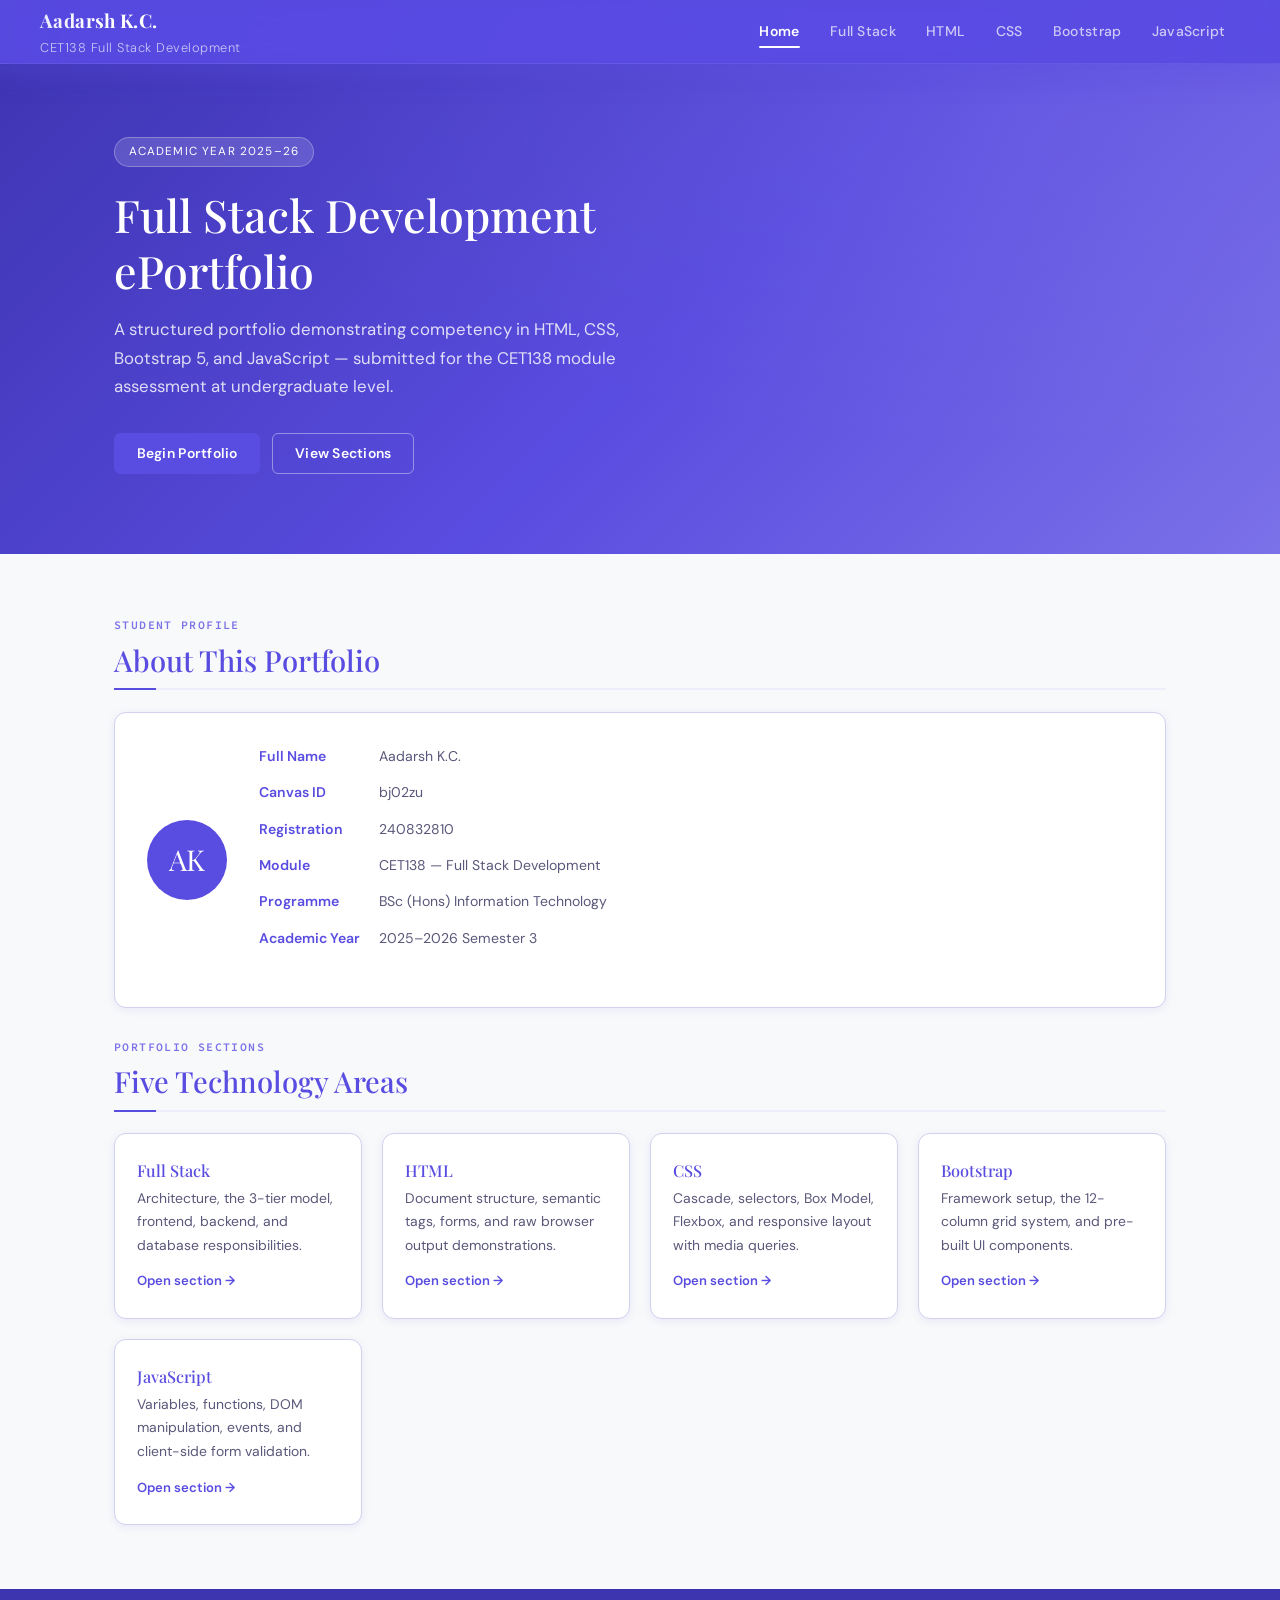
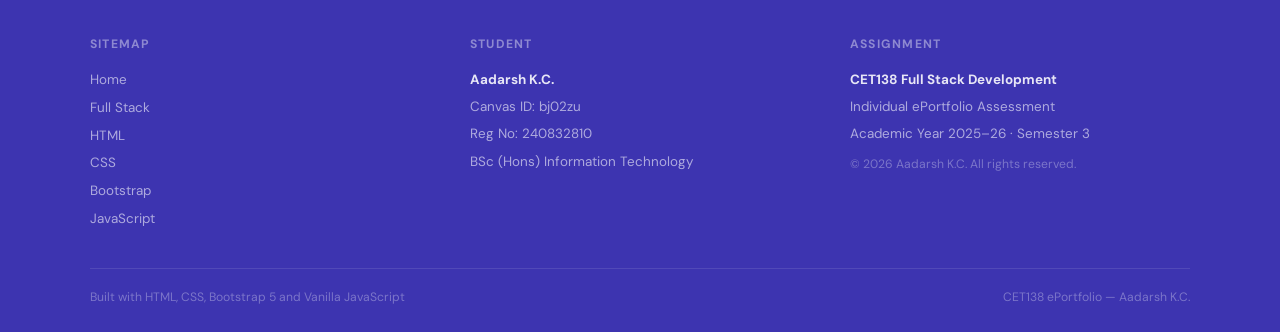
<file: index.html>
<!DOCTYPE html>
<html lang="en">

<head>
  <meta charset="UTF-8" />
  <meta name="viewport" content="width=device-width, initial-scale=1.0" />
  <meta name="description" content="ePortfolio of Aadarsh K.C. — CET138 Full Stack Development." />
  <title>Home | ePortfolio — Aadarsh K.C.</title>
  <link rel="stylesheet" href="https://cdn.jsdelivr.net/npm/bootstrap@5.3.2/dist/css/bootstrap.min.css" />
  <link rel="stylesheet" href="style.css" />
</head>

<body>

  <header class="site-header page-header">
    <a class="header-brand" href="index.html">Aadarsh K.C.<span>CET138 Full Stack Development</span></a>
    <button class="nav-toggle" aria-label="Toggle navigation"
      aria-expanded="false"><span></span><span></span><span></span></button>
    <nav class="site-nav" aria-label="Main navigation">
      <a href="index.html" class="active">Home</a>
      <a href="fullstack.html">Full Stack</a>
      <a href="html.html">HTML</a>
      <a href="css.html">CSS</a>
      <a href="bootstrap.html">Bootstrap</a>
      <a href="javascript.html">JavaScript</a>
    </nav>
  </header>

  <main>

    <section class="hero">
      <div class="hero-content container">
        <div
          style="display:inline-block;background:rgba(255,255,255,0.14);border:1px solid rgba(255,255,255,0.28);color:#fff;font-size:0.73rem;letter-spacing:0.1em;text-transform:uppercase;padding:0.28rem 0.85rem;border-radius:100px;margin-bottom:1.25rem;">
          Academic Year 2025–26</div>
        <h1>Full Stack Development<br>ePortfolio</h1>
        <p style="margin-top:0.85rem;">A structured portfolio demonstrating competency in HTML, CSS, Bootstrap 5, and
          JavaScript — submitted for the CET138 module assessment at undergraduate level.</p>
        <div style="margin-top:2rem;display:flex;gap:0.75rem;flex-wrap:wrap;">
          <a href="fullstack.html" class="btn btn-primary">Begin Portfolio</a>
          <a href="#modules" class="btn btn-outline" style="border-color:rgba(255,255,255,0.4);color:#fff;">View
            Sections</a>
        </div>
      </div>
    </section>

    <!-- Student profile -->
    <div class="container" style="padding-top:3.5rem;padding-bottom:1.5rem;">
      <span class="section-label">Student Profile</span>
      <h2 class="section-title">About This Portfolio</h2>

      <div
        style="display:grid;grid-template-columns:auto 1fr;gap:2rem;align-items:center;background:var(--white);border:1px solid var(--border);border-radius:var(--radius-lg);padding:2rem;box-shadow:var(--shadow-sm);">
        <div
          style="width:80px;height:80px;background:var(--navy);border-radius:50%;display:flex;align-items:center;justify-content:center;font-family:var(--font-display);font-size:1.8rem;color:#fff;flex-shrink:0;">
          AK</div>
        <div>
          <dl style="display:grid;grid-template-columns:auto 1fr;gap:0.28rem 1.2rem;font-size:0.88rem;">
            <dt style="font-weight:600;color:var(--navy);">Full Name</dt>
            <dd style="color:var(--text-muted);">Aadarsh K.C.</dd>
            <dt style="font-weight:600;color:var(--navy);">Canvas ID</dt>
            <dd style="color:var(--text-muted);">bj02zu</dd>
            <dt style="font-weight:600;color:var(--navy);">Registration</dt>
            <dd style="color:var(--text-muted);">240832810</dd>
            <dt style="font-weight:600;color:var(--navy);">Module</dt>
            <dd style="color:var(--text-muted);">CET138 — Full Stack Development</dd>
            <dt style="font-weight:600;color:var(--navy);">Programme</dt>
            <dd style="color:var(--text-muted);">BSc (Hons) Information Technology</dd>
            <dt style="font-weight:600;color:var(--navy);">Academic Year</dt>
            <dd style="color:var(--text-muted);">2025–2026 Semester 3</dd>
          </dl>
        </div>
      </div>
    </div>

    <!-- Assignment brief
  <div class="container" style="padding-bottom:1.5rem;">
    <div class="info-box">
      <h4>Assignment Brief</h4>
      <p>This ePortfolio constitutes the summative assessment for CET138 Full Stack Development. Each section covers a core technology at progressively advanced levels, from definition and syntax through to working implementations. The portfolio is tied together by a single running project — a Job Application Form — that evolves across all five sections from a plain HTML skeleton to a fully validated, dynamic application.</p>
      <p style="margin:0;">The target grade band is <strong>Excellent (16–20)</strong>, achieved through comprehensive coverage, well-structured code with meaningful comments, a progressive project narrative, and responsive design across all device sizes.</p>
    </div>
  </div> -->

    <!-- Module cards -->
    <div class="container" style="padding-bottom:4rem;" id="modules">
      <span class="section-label">Portfolio Sections</span>
      <h2 class="section-title">Five Technology Areas</h2>
      <div class="card-grid">
        <article class="card">
          <h3>Full Stack</h3>
          <p>Architecture, the 3-tier model, frontend, backend, and database responsibilities.</p>
          <a href="fullstack.html" class="card-link">Open section</a>
        </article>
        <article class="card">
          <h3>HTML</h3>
          <p>Document structure, semantic tags, forms, and raw browser output demonstrations.</p>
          <a href="html.html" class="card-link">Open section</a>
        </article>
        <article class="card">
          <h3>CSS</h3>
          <p>Cascade, selectors, Box Model, Flexbox, and responsive layout with media queries.</p>
          <a href="css.html" class="card-link">Open section</a>
        </article>
        <article class="card">
          <h3>Bootstrap</h3>
          <p>Framework setup, the 12-column grid system, and pre-built UI components.</p>
          <a href="bootstrap.html" class="card-link">Open section</a>
        </article>
        <article class="card">
          <h3>JavaScript</h3>
          <p>Variables, functions, DOM manipulation, events, and client-side form validation.</p>
          <a href="javascript.html" class="card-link">Open section</a>
        </article>
      </div>
    </div>

  </main>

  <footer class="site-footer" role="contentinfo">
    <div class="footer-grid">
      <div class="footer-col">
        <h5>Sitemap</h5><a href="index.html">Home</a><a href="fullstack.html">Full Stack</a><a
          href="html.html">HTML</a><a href="css.html">CSS</a><a href="bootstrap.html">Bootstrap</a><a
          href="javascript.html">JavaScript</a>
      </div>
      <div class="footer-col">
        <h5>Student</h5>
        <p><strong>Aadarsh K.C.</strong></p>
        <p>Canvas ID: bj02zu</p>
        <p>Reg No: 240832810</p>
        <p>BSc (Hons) Information Technology</p>
      </div>
      <div class="footer-col">
        <h5>Assignment</h5>
        <p><strong>CET138 Full Stack Development</strong></p>
        <p>Individual ePortfolio Assessment</p>
        <p>Academic Year 2025–26 · Semester 3</p>
        <p style="margin-top:0.5rem;font-size:0.76rem;color:rgba(255,255,255,0.32);">&copy; 2026 Aadarsh K.C. All rights
          reserved.</p>
      </div>
    </div>
    <div class="footer-bottom"><span>Built with HTML, CSS, Bootstrap 5 and Vanilla JavaScript</span><span>CET138
        ePortfolio — Aadarsh K.C.</span></div>
  </footer>

  <script src="https://cdn.jsdelivr.net/npm/bootstrap@5.3.2/dist/js/bootstrap.bundle.min.js"></script>
  <script src="script.js"></script>
</body>

</html>
</file>
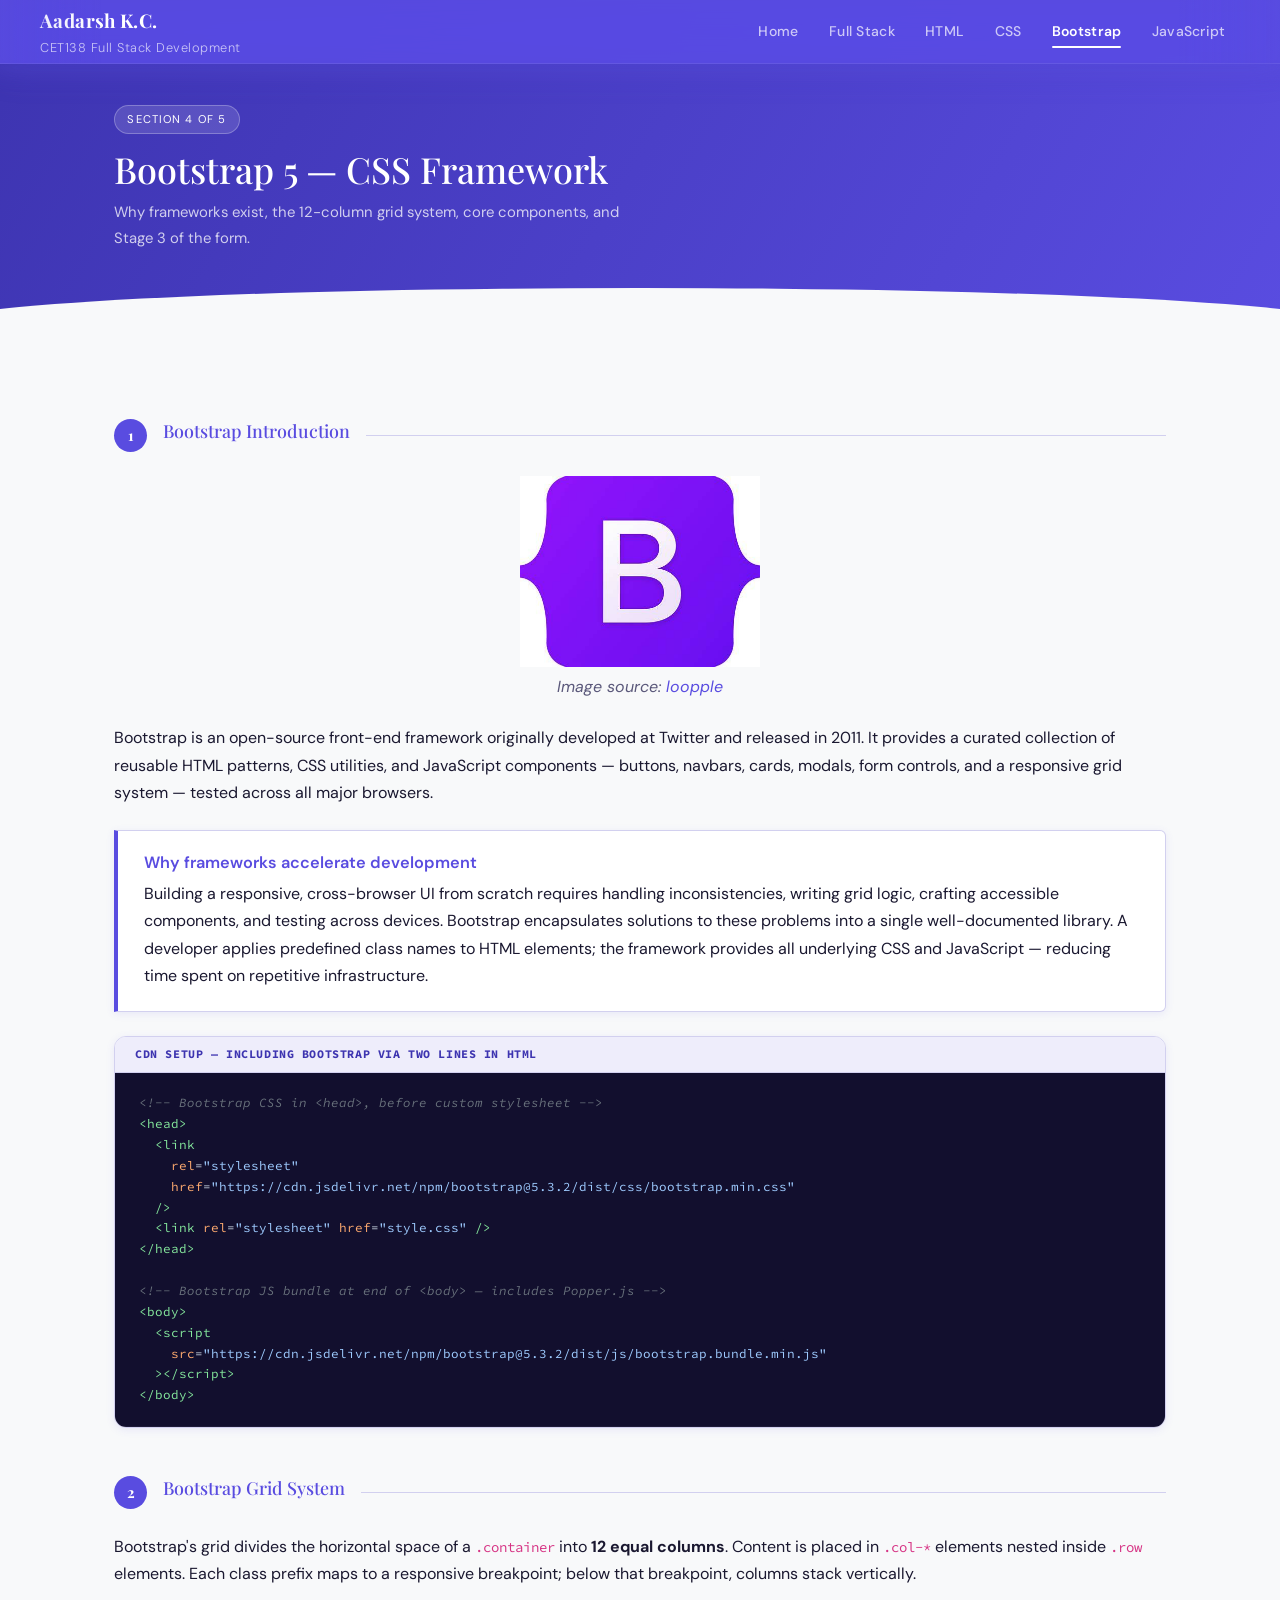
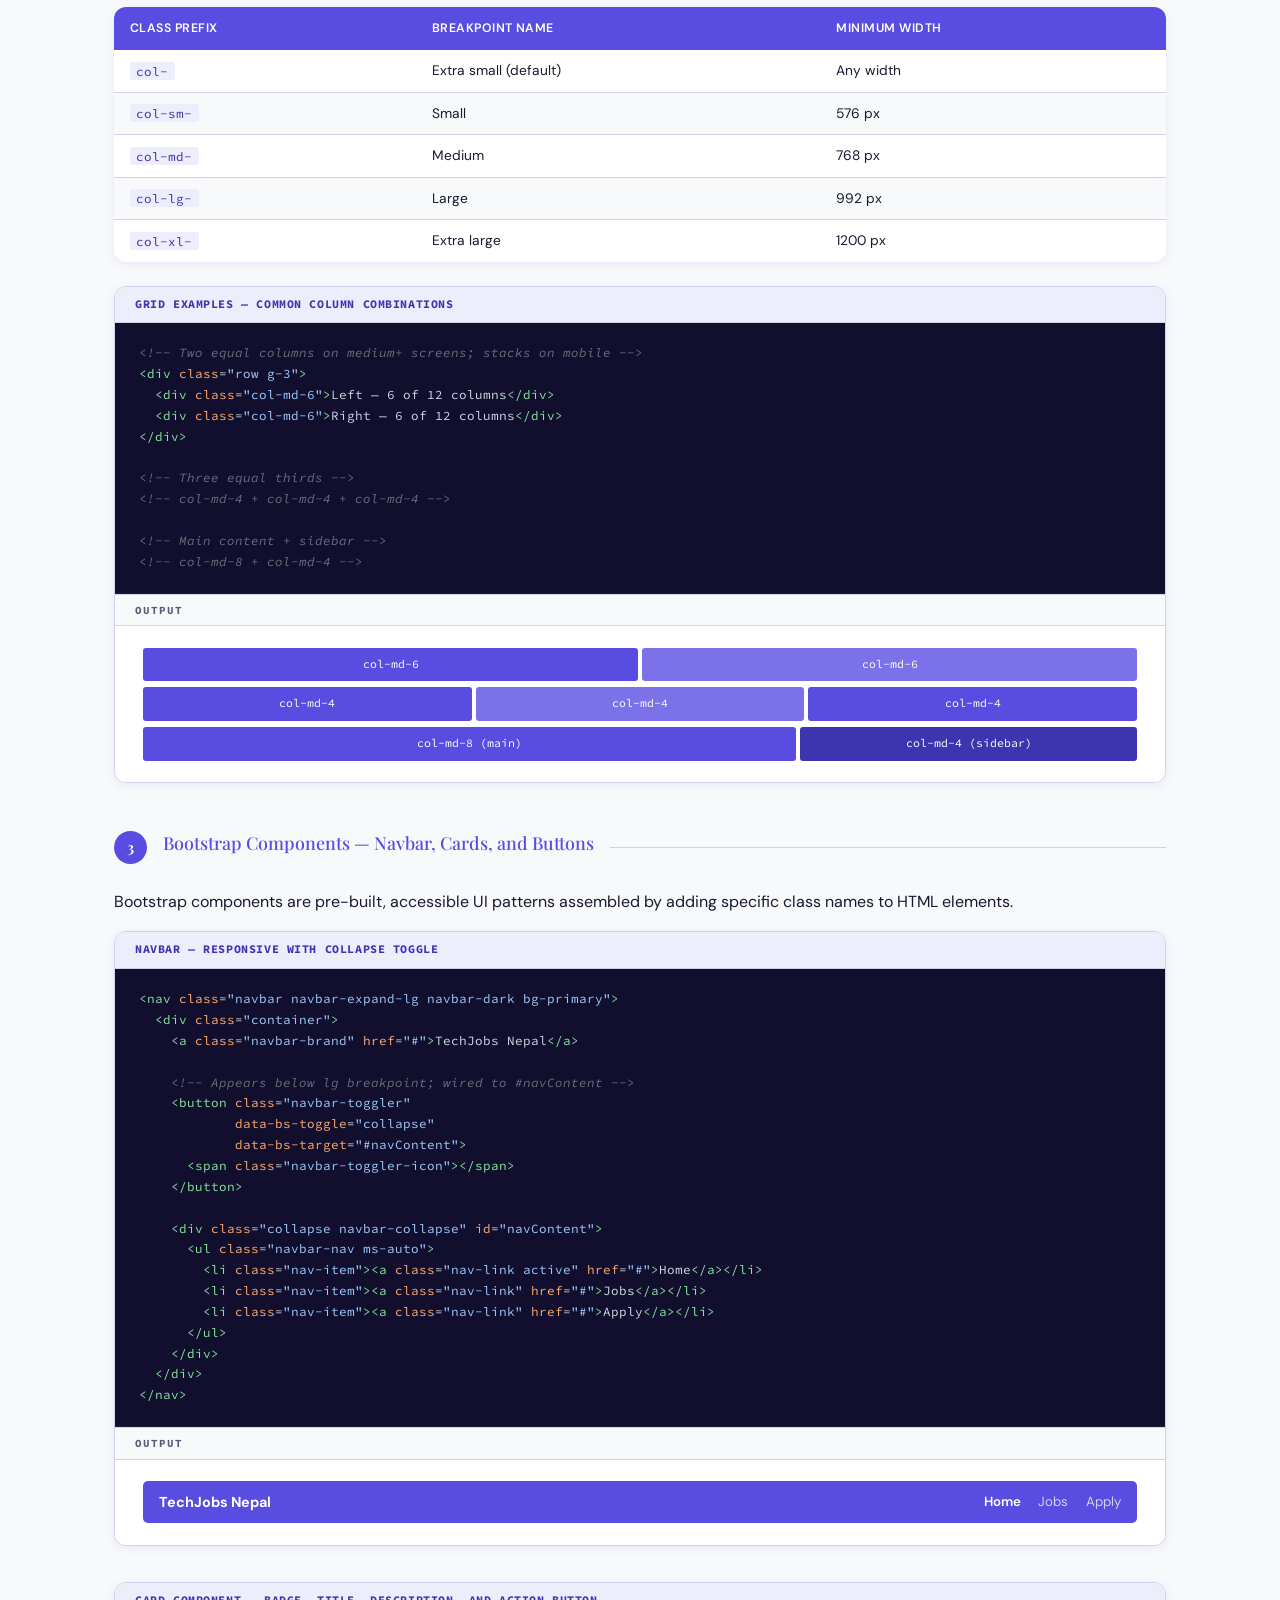
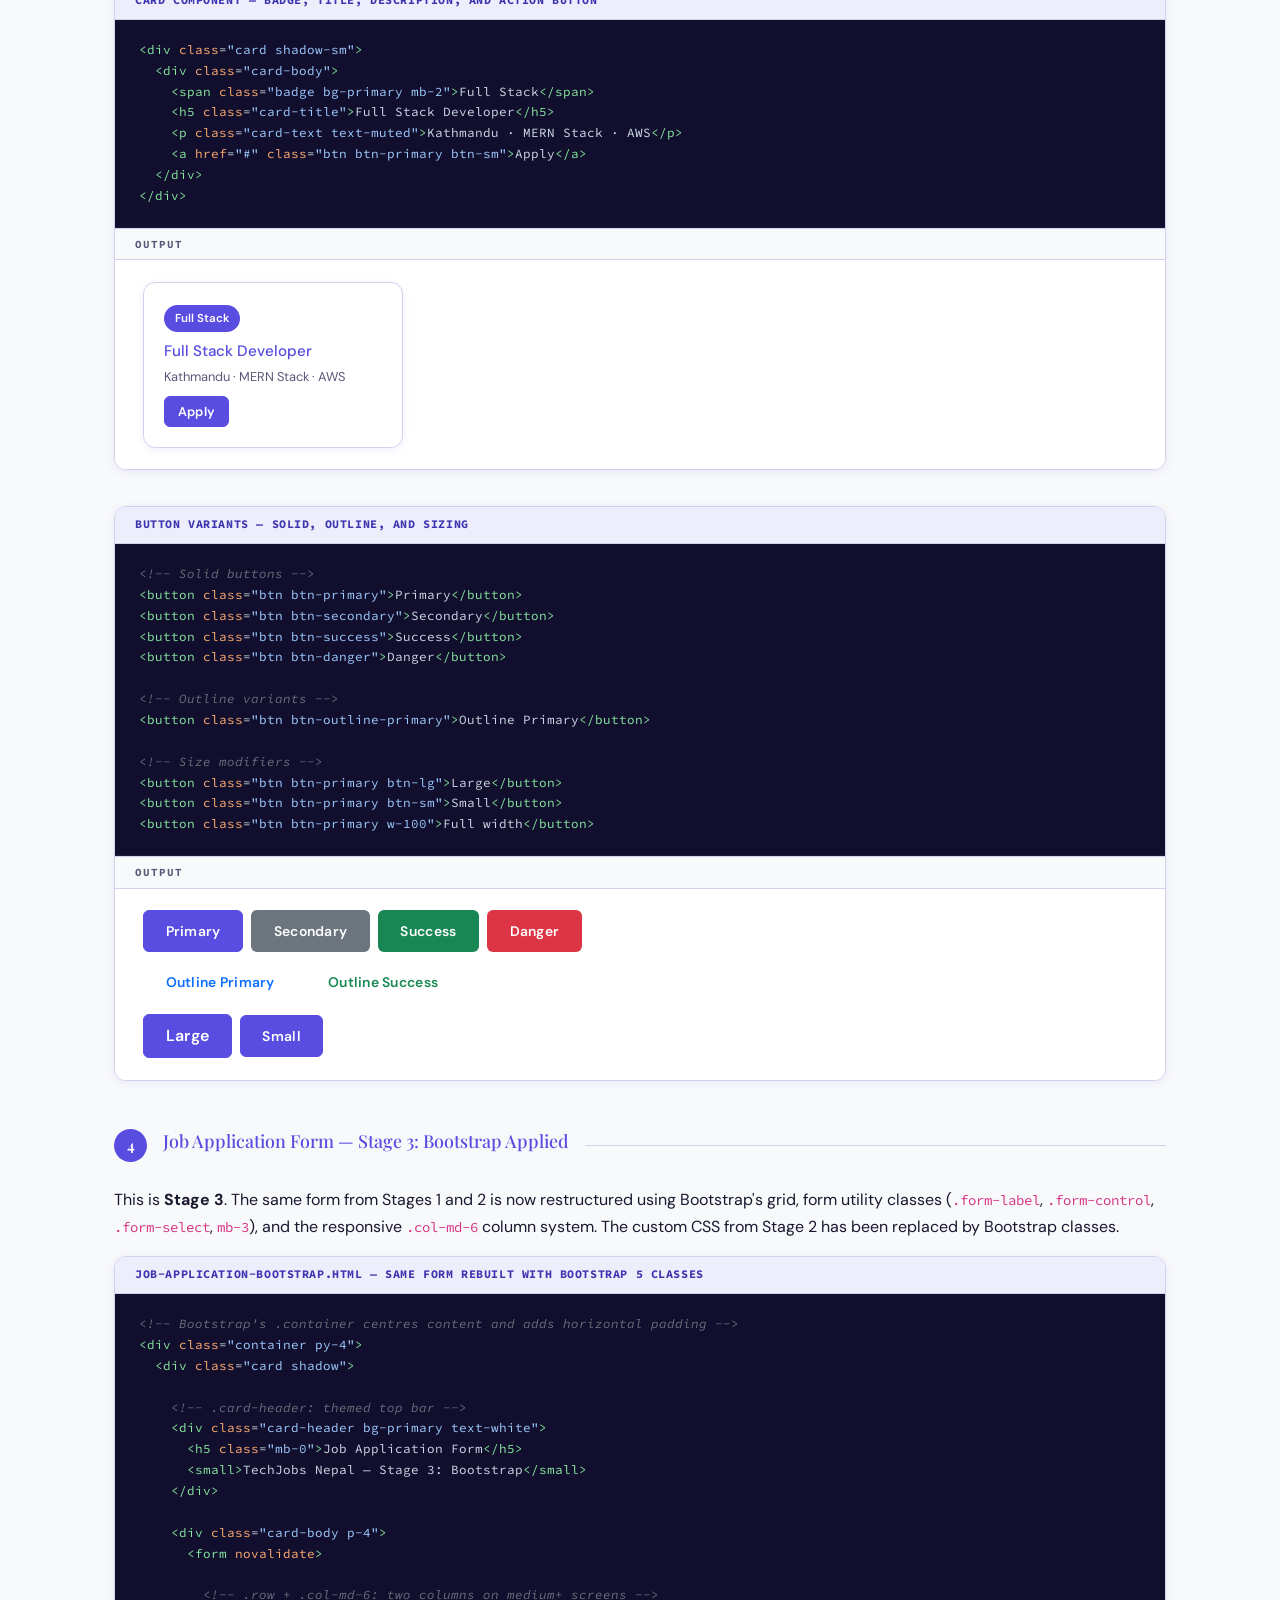
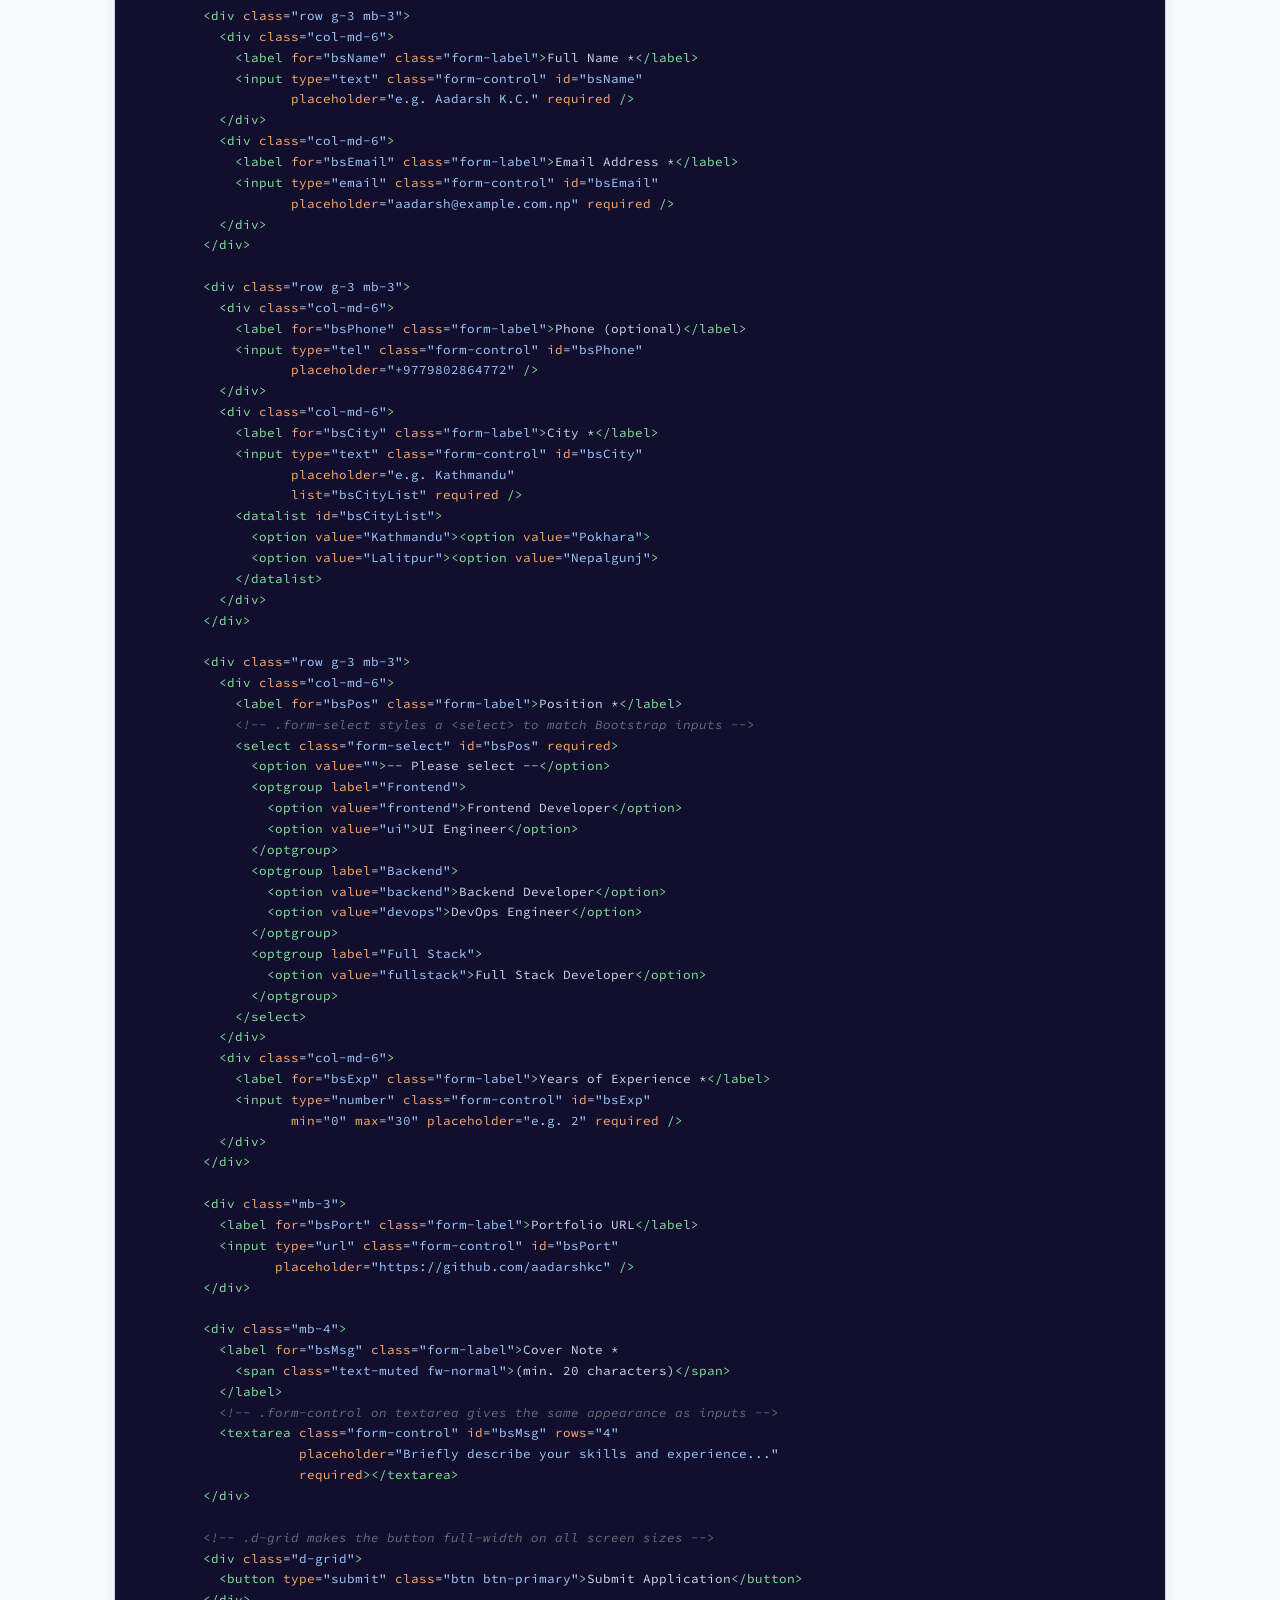
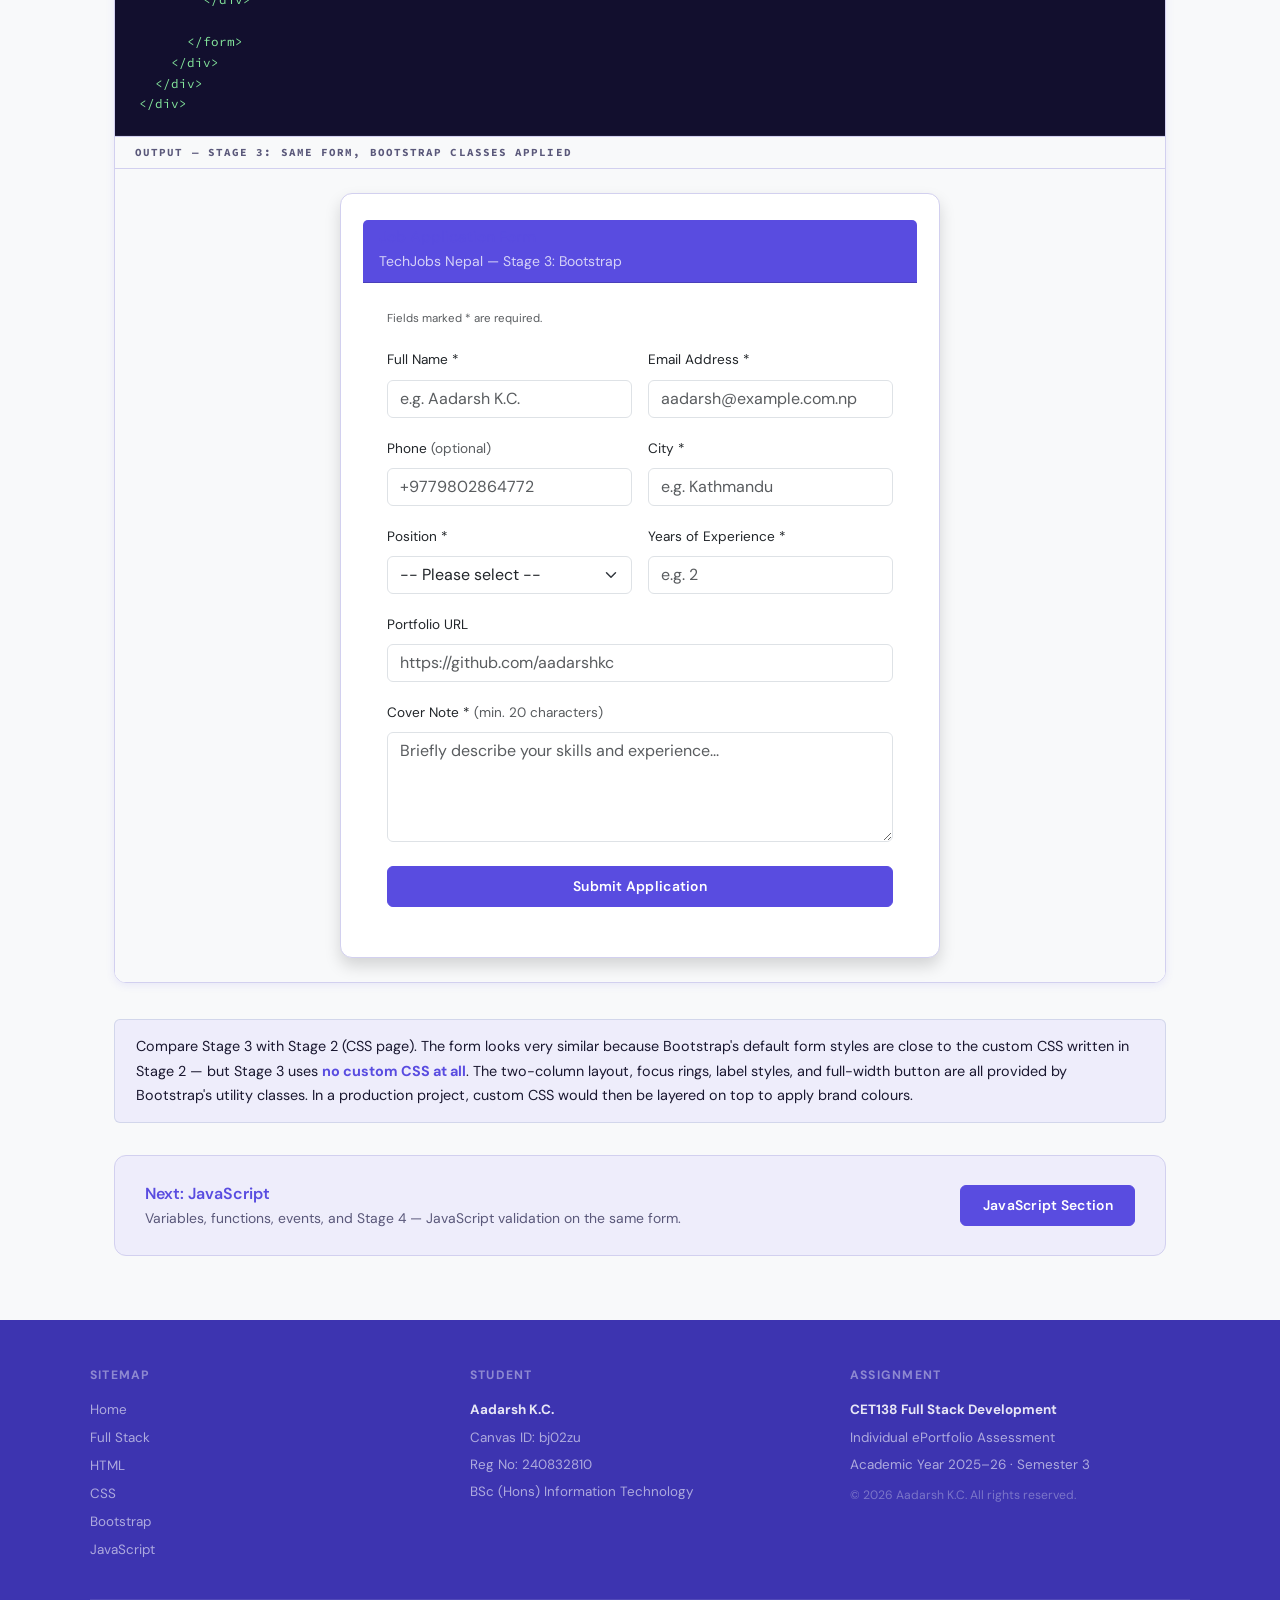
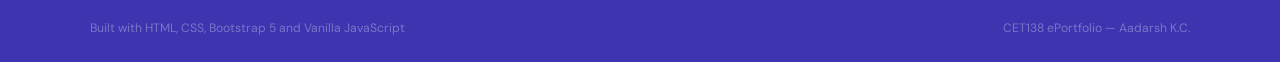
<file: bootstrap.html>
<!DOCTYPE html>
<html lang="en">

<head>
  <meta charset="UTF-8" />
  <meta name="viewport" content="width=device-width, initial-scale=1.0" />
  <meta name="description"
    content="Bootstrap 5 — framework overview, grid system, components, and Stage 3 of the Job Application Form." />
  <title>Bootstrap | ePortfolio — Aadarsh K.C.</title>
  <link rel="stylesheet" href="https://cdn.jsdelivr.net/npm/bootstrap@5.3.2/dist/css/bootstrap.min.css" />
  <link rel="stylesheet" href="style.css" />
</head>

<body>

  <header class="site-header page-header">
    <a class="header-brand" href="index.html">Aadarsh K.C.<span>CET138 Full Stack Development</span></a>
    <button class="nav-toggle" aria-label="Toggle navigation"
      aria-expanded="false"><span></span><span></span><span></span></button>
    <nav class="site-nav" aria-label="Main navigation">
      <a href="index.html">Home</a>
      <a href="fullstack.html">Full Stack</a>
      <a href="html.html">HTML</a>
      <a href="css.html">CSS</a>
      <a href="bootstrap.html" class="active">Bootstrap</a>
      <a href="javascript.html">JavaScript</a>
    </nav>
  </header>

  <main>
    <section class="page-banner">
      <div class="container">
        <div
          style="display:inline-block;background:rgba(255,255,255,0.13);border:1px solid rgba(255,255,255,0.26);color:#fff;font-size:0.7rem;letter-spacing:0.1em;text-transform:uppercase;padding:0.24rem 0.78rem;border-radius:100px;margin-bottom:0.85rem;">
          Section 4 of 5</div>
        <h1>Bootstrap 5 — CSS Framework</h1>
        <p>Why frameworks exist, the 12-column grid system, core components, and Stage 3 of the form.</p>
      </div>
    </section>

    <div class="container" style="padding-top:3rem;padding-bottom:4rem;">

      <!-- 1. INTRODUCTION -->
      <div class="tier-divider">
        <div class="tier-number">1</div>
        <h2 class="tier-title">Bootstrap Introduction</h2>
        <div class="tier-divider-line"></div>
      </div>

      <div style="text-align:center;margin-bottom:1.5rem;">
        <img src="./images/bootstrap-logo.jpg" alt="Bootstrap 5 logo"
          style="max-width:15rem;height:auto;display:inline-block;" />
        <p style="font-size:1rem;color:var(--text-muted);margin-top:0.4rem;"><em>Image source: <a
              href="https://www.loopple.com/low-code-builder/bootstrap" target="_blank"
              rel="noopener noreferrer">loopple</a></em></p>
      </div>

      <p>Bootstrap is an open-source front-end framework originally developed at Twitter and released in 2011. It
        provides a curated collection of reusable HTML patterns, CSS utilities, and JavaScript components — buttons,
        navbars, cards, modals, form controls, and a responsive grid system — tested across all major browsers.</p>

      <div class="info-box">
        <h4>Why frameworks accelerate development</h4>
        <p style="margin:0;">Building a responsive, cross-browser UI from scratch requires handling inconsistencies,
          writing grid logic, crafting accessible components, and testing across devices. Bootstrap encapsulates
          solutions to these problems into a single well-documented library. A developer applies predefined class names
          to HTML elements; the framework provides all underlying CSS and JavaScript — reducing time spent on repetitive
          infrastructure.</p>
      </div>

      <div class="ex-block">
        <div class="ex-title">CDN setup — including Bootstrap via two lines in HTML</div>
        <div class="ex-code">
          <pre><code><span class="cm">&lt;!-- Bootstrap CSS in &lt;head&gt;, before custom stylesheet --&gt;</span>
<span class="tg">&lt;head&gt;</span>
  <span class="tg">&lt;link</span>
    <span class="at">rel</span>=<span class="st">"stylesheet"</span>
    <span class="at">href</span>=<span class="st">"https://cdn.jsdelivr.net/npm/bootstrap@5.3.2/dist/css/bootstrap.min.css"</span>
  <span class="tg">/&gt;</span>
  <span class="tg">&lt;link</span> <span class="at">rel</span>=<span class="st">"stylesheet"</span> <span class="at">href</span>=<span class="st">"style.css"</span> <span class="tg">/&gt;</span>
<span class="tg">&lt;/head&gt;</span>

<span class="cm">&lt;!-- Bootstrap JS bundle at end of &lt;body&gt; — includes Popper.js --&gt;</span>
<span class="tg">&lt;body&gt;</span>
  <span class="tg">&lt;script</span>
    <span class="at">src</span>=<span class="st">"https://cdn.jsdelivr.net/npm/bootstrap@5.3.2/dist/js/bootstrap.bundle.min.js"</span>
  <span class="tg">&gt;&lt;/script&gt;</span>
<span class="tg">&lt;/body&gt;</span></code></pre>
        </div>
      </div>

      <!-- 2. GRID SYSTEM -->
      <div class="tier-divider" style="margin-top:3rem;">
        <div class="tier-number">2</div>
        <h2 class="tier-title">Bootstrap Grid System</h2>
        <div class="tier-divider-line"></div>
      </div>

      <p>Bootstrap's grid divides the horizontal space of a <code>.container</code> into <strong>12 equal
          columns</strong>. Content is placed in <code>.col-*</code> elements nested inside <code>.row</code> elements.
        Each class prefix maps to a responsive breakpoint; below that breakpoint, columns stack vertically.</p>

      <table class="catalog-table">
        <thead>
          <tr>
            <th>Class prefix</th>
            <th>Breakpoint name</th>
            <th>Minimum width</th>
          </tr>
        </thead>
        <tbody>
          <tr>
            <td><code>col-</code></td>
            <td>Extra small (default)</td>
            <td>Any width</td>
          </tr>
          <tr>
            <td><code>col-sm-</code></td>
            <td>Small</td>
            <td>576 px</td>
          </tr>
          <tr>
            <td><code>col-md-</code></td>
            <td>Medium</td>
            <td>768 px</td>
          </tr>
          <tr>
            <td><code>col-lg-</code></td>
            <td>Large</td>
            <td>992 px</td>
          </tr>
          <tr>
            <td><code>col-xl-</code></td>
            <td>Extra large</td>
            <td>1200 px</td>
          </tr>
        </tbody>
      </table>

      <div class="ex-block" style="margin-top:1.5rem;">
        <div class="ex-title">Grid examples — common column combinations</div>
        <div class="ex-code">
          <pre><code><span class="cm">&lt;!-- Two equal columns on medium+ screens; stacks on mobile --&gt;</span>
<span class="tg">&lt;div</span> <span class="at">class</span>=<span class="st">"row g-3"</span><span class="tg">&gt;</span>
  <span class="tg">&lt;div</span> <span class="at">class</span>=<span class="st">"col-md-6"</span><span class="tg">&gt;</span>Left — 6 of 12 columns<span class="tg">&lt;/div&gt;</span>
  <span class="tg">&lt;div</span> <span class="at">class</span>=<span class="st">"col-md-6"</span><span class="tg">&gt;</span>Right — 6 of 12 columns<span class="tg">&lt;/div&gt;</span>
<span class="tg">&lt;/div&gt;</span>

<span class="cm">&lt;!-- Three equal thirds --&gt;</span>
<span class="cm">&lt;!-- col-md-4 + col-md-4 + col-md-4 --&gt;</span>

<span class="cm">&lt;!-- Main content + sidebar --&gt;</span>
<span class="cm">&lt;!-- col-md-8 + col-md-4 --&gt;</span></code></pre>
        </div>
        <div class="ex-output">
          <div class="ex-output-title">Output</div>
          <div class="ex-output-body">
            <div style="display:flex;gap:4px;margin-bottom:6px;">
              <div
                style="flex:6;background:#594CE0;color:#fff;padding:7px 10px;font-size:0.72rem;font-family:var(--font-mono);border-radius:3px;text-align:center;">
                col-md-6</div>
              <div
                style="flex:6;background:#7b71e8;color:#fff;padding:7px 10px;font-size:0.72rem;font-family:var(--font-mono);border-radius:3px;text-align:center;">
                col-md-6</div>
            </div>
            <div style="display:flex;gap:4px;margin-bottom:6px;">
              <div
                style="flex:4;background:#594CE0;color:#fff;padding:7px 10px;font-size:0.72rem;font-family:var(--font-mono);border-radius:3px;text-align:center;">
                col-md-4</div>
              <div
                style="flex:4;background:#7b71e8;color:#fff;padding:7px 10px;font-size:0.72rem;font-family:var(--font-mono);border-radius:3px;text-align:center;">
                col-md-4</div>
              <div
                style="flex:4;background:#594CE0;color:#fff;padding:7px 10px;font-size:0.72rem;font-family:var(--font-mono);border-radius:3px;text-align:center;">
                col-md-4</div>
            </div>
            <div style="display:flex;gap:4px;">
              <div
                style="flex:8;background:#594CE0;color:#fff;padding:7px 10px;font-size:0.72rem;font-family:var(--font-mono);border-radius:3px;text-align:center;">
                col-md-8 (main)</div>
              <div
                style="flex:4;background:#3d34b0;color:#fff;padding:7px 10px;font-size:0.72rem;font-family:var(--font-mono);border-radius:3px;text-align:center;">
                col-md-4 (sidebar)</div>
            </div>
          </div>
        </div>
      </div>

      <!-- 3. COMPONENTS -->
      <div class="tier-divider" style="margin-top:3rem;">
        <div class="tier-number">3</div>
        <h2 class="tier-title">Bootstrap Components — Navbar, Cards, and Buttons</h2>
        <div class="tier-divider-line"></div>
      </div>

      <p>Bootstrap components are pre-built, accessible UI patterns assembled by adding specific class names to HTML
        elements.</p>

      <div class="ex-block">
        <div class="ex-title">Navbar — responsive with collapse toggle</div>
        <div class="ex-code">
          <pre><code><span class="tg">&lt;nav</span> <span class="at">class</span>=<span class="st">"navbar navbar-expand-lg navbar-dark bg-primary"</span><span class="tg">&gt;</span>
  <span class="tg">&lt;div</span> <span class="at">class</span>=<span class="st">"container"</span><span class="tg">&gt;</span>
    <span class="tg">&lt;a</span> <span class="at">class</span>=<span class="st">"navbar-brand"</span> <span class="at">href</span>=<span class="st">"#"</span><span class="tg">&gt;</span>TechJobs Nepal<span class="tg">&lt;/a&gt;</span>

    <span class="cm">&lt;!-- Appears below lg breakpoint; wired to #navContent --&gt;</span>
    <span class="tg">&lt;button</span> <span class="at">class</span>=<span class="st">"navbar-toggler"</span>
            <span class="at">data-bs-toggle</span>=<span class="st">"collapse"</span>
            <span class="at">data-bs-target</span>=<span class="st">"#navContent"</span><span class="tg">&gt;</span>
      <span class="tg">&lt;span</span> <span class="at">class</span>=<span class="st">"navbar-toggler-icon"</span><span class="tg">&gt;&lt;/span&gt;</span>
    <span class="tg">&lt;/button&gt;</span>

    <span class="tg">&lt;div</span> <span class="at">class</span>=<span class="st">"collapse navbar-collapse"</span> <span class="at">id</span>=<span class="st">"navContent"</span><span class="tg">&gt;</span>
      <span class="tg">&lt;ul</span> <span class="at">class</span>=<span class="st">"navbar-nav ms-auto"</span><span class="tg">&gt;</span>
        <span class="tg">&lt;li</span> <span class="at">class</span>=<span class="st">"nav-item"</span><span class="tg">&gt;&lt;a</span> <span class="at">class</span>=<span class="st">"nav-link active"</span> <span class="at">href</span>=<span class="st">"#"</span><span class="tg">&gt;</span>Home<span class="tg">&lt;/a&gt;&lt;/li&gt;</span>
        <span class="tg">&lt;li</span> <span class="at">class</span>=<span class="st">"nav-item"</span><span class="tg">&gt;&lt;a</span> <span class="at">class</span>=<span class="st">"nav-link"</span> <span class="at">href</span>=<span class="st">"#"</span><span class="tg">&gt;</span>Jobs<span class="tg">&lt;/a&gt;&lt;/li&gt;</span>
        <span class="tg">&lt;li</span> <span class="at">class</span>=<span class="st">"nav-item"</span><span class="tg">&gt;&lt;a</span> <span class="at">class</span>=<span class="st">"nav-link"</span> <span class="at">href</span>=<span class="st">"#"</span><span class="tg">&gt;</span>Apply<span class="tg">&lt;/a&gt;&lt;/li&gt;</span>
      <span class="tg">&lt;/ul&gt;</span>
    <span class="tg">&lt;/div&gt;</span>
  <span class="tg">&lt;/div&gt;</span>
<span class="tg">&lt;/nav&gt;</span></code></pre>
        </div>
        <div class="ex-output">
          <div class="ex-output-title">Output</div>
          <div class="ex-output-body">
            <nav
              style="background:#594CE0;padding:0.55rem 1rem;border-radius:5px;display:flex;align-items:center;justify-content:space-between;">
              <span style="color:#fff;font-weight:700;font-size:0.9rem;">TechJobs Nepal</span>
              <div style="display:flex;gap:1.1rem;">
                <a href="#" style="color:#fff;font-size:0.83rem;text-decoration:none;font-weight:600;">Home</a>
                <a href="#" style="color:rgba(255,255,255,0.75);font-size:0.83rem;text-decoration:none;">Jobs</a>
                <a href="#" style="color:rgba(255,255,255,0.75);font-size:0.83rem;text-decoration:none;">Apply</a>
              </div>
            </nav>
          </div>
        </div>
      </div>

      <div class="ex-block">
        <div class="ex-title">Card component — badge, title, description, and action button</div>
        <div class="ex-code">
          <pre><code><span class="tg">&lt;div</span> <span class="at">class</span>=<span class="st">"card shadow-sm"</span><span class="tg">&gt;</span>
  <span class="tg">&lt;div</span> <span class="at">class</span>=<span class="st">"card-body"</span><span class="tg">&gt;</span>
    <span class="tg">&lt;span</span> <span class="at">class</span>=<span class="st">"badge bg-primary mb-2"</span><span class="tg">&gt;</span>Full Stack<span class="tg">&lt;/span&gt;</span>
    <span class="tg">&lt;h5</span> <span class="at">class</span>=<span class="st">"card-title"</span><span class="tg">&gt;</span>Full Stack Developer<span class="tg">&lt;/h5&gt;</span>
    <span class="tg">&lt;p</span> <span class="at">class</span>=<span class="st">"card-text text-muted"</span><span class="tg">&gt;</span>Kathmandu · MERN Stack · AWS<span class="tg">&lt;/p&gt;</span>
    <span class="tg">&lt;a</span> <span class="at">href</span>=<span class="st">"#"</span> <span class="at">class</span>=<span class="st">"btn btn-primary btn-sm"</span><span class="tg">&gt;</span>Apply<span class="tg">&lt;/a&gt;</span>
  <span class="tg">&lt;/div&gt;</span>
<span class="tg">&lt;/div&gt;</span></code></pre>
        </div>
        <div class="ex-output">
          <div class="ex-output-title">Output</div>
          <div class="ex-output-body">
            <div
              style="max-width:260px;background:#fff;border:1px solid var(--border);border-radius:var(--radius-lg);box-shadow:0 2px 8px rgba(89,76,224,0.08);padding:1.25rem;">
              <span
                style="background:#594CE0;color:#fff;font-size:0.72rem;font-weight:600;padding:0.22rem 0.68rem;border-radius:100px;display:inline-block;margin-bottom:0.65rem;">Full
                Stack</span>
              <h5 style="font-size:0.95rem;color:var(--navy);margin-bottom:0.3rem;font-family:inherit;">Full Stack
                Developer</h5>
              <p style="font-size:0.8rem;color:var(--text-muted);margin-bottom:0.5rem;">Kathmandu · MERN Stack · AWS</p>
              <a href="#" class="btn btn-primary" style="font-size:0.8rem;padding:0.3rem 0.8rem;">Apply</a>
            </div>
          </div>
        </div>
      </div>

      <div class="ex-block">
        <div class="ex-title">Button variants — solid, outline, and sizing</div>
        <div class="ex-code">
          <pre><code><span class="cm">&lt;!-- Solid buttons --&gt;</span>
<span class="tg">&lt;button</span> <span class="at">class</span>=<span class="st">"btn btn-primary"</span><span class="tg">&gt;</span>Primary<span class="tg">&lt;/button&gt;</span>
<span class="tg">&lt;button</span> <span class="at">class</span>=<span class="st">"btn btn-secondary"</span><span class="tg">&gt;</span>Secondary<span class="tg">&lt;/button&gt;</span>
<span class="tg">&lt;button</span> <span class="at">class</span>=<span class="st">"btn btn-success"</span><span class="tg">&gt;</span>Success<span class="tg">&lt;/button&gt;</span>
<span class="tg">&lt;button</span> <span class="at">class</span>=<span class="st">"btn btn-danger"</span><span class="tg">&gt;</span>Danger<span class="tg">&lt;/button&gt;</span>

<span class="cm">&lt;!-- Outline variants --&gt;</span>
<span class="tg">&lt;button</span> <span class="at">class</span>=<span class="st">"btn btn-outline-primary"</span><span class="tg">&gt;</span>Outline Primary<span class="tg">&lt;/button&gt;</span>

<span class="cm">&lt;!-- Size modifiers --&gt;</span>
<span class="tg">&lt;button</span> <span class="at">class</span>=<span class="st">"btn btn-primary btn-lg"</span><span class="tg">&gt;</span>Large<span class="tg">&lt;/button&gt;</span>
<span class="tg">&lt;button</span> <span class="at">class</span>=<span class="st">"btn btn-primary btn-sm"</span><span class="tg">&gt;</span>Small<span class="tg">&lt;/button&gt;</span>
<span class="tg">&lt;button</span> <span class="at">class</span>=<span class="st">"btn btn-primary w-100"</span><span class="tg">&gt;</span>Full width<span class="tg">&lt;/button&gt;</span></code></pre>
        </div>
        <div class="ex-output">
          <div class="ex-output-title">Output</div>
          <div class="ex-output-body">
            <div style="display:flex;flex-wrap:wrap;gap:0.5rem;align-items:center;margin-bottom:0.65rem;">
              <button class="btn btn-sm btn-primary" type="button">Primary</button>
              <button class="btn btn-sm btn-secondary" type="button">Secondary</button>
              <button class="btn btn-sm btn-success" type="button">Success</button>
              <button class="btn btn-sm btn-danger" type="button">Danger</button>
            </div>
            <div style="display:flex;flex-wrap:wrap;gap:0.5rem;align-items:center;margin-bottom:0.65rem;">
              <button class="btn btn-sm btn-outline-primary" type="button">Outline Primary</button>
              <button class="btn btn-sm btn-outline-success" type="button">Outline Success</button>
            </div>
            <div style="display:flex;flex-wrap:wrap;gap:0.5rem;align-items:center;">
              <button class="btn btn-lg btn-primary" type="button" style="font-size:1rem;">Large</button>
              <button class="btn btn-sm btn-primary" type="button">Small</button>
            </div>
          </div>
        </div>
      </div>

      <!-- 4. STAGE 3 — BOOTSTRAP FORM -->
      <div class="tier-divider" style="margin-top:3rem;">
        <div class="tier-number">4</div>
        <h2 class="tier-title">Job Application Form — Stage 3: Bootstrap Applied</h2>
        <div class="tier-divider-line"></div>
      </div>

      <p>This is <strong>Stage 3</strong>. The same form from Stages 1 and 2 is now restructured using Bootstrap's grid,
        form utility classes (<code>.form-label</code>, <code>.form-control</code>, <code>.form-select</code>,
        <code>mb-3</code>), and the responsive <code>.col-md-6</code> column system. The custom CSS from Stage 2 has
        been replaced by Bootstrap classes.</p>

      <div class="ex-block">
        <div class="ex-title">job-application-bootstrap.html — same form rebuilt with Bootstrap 5 classes</div>
        <div class="ex-code">
          <pre><code><span class="cm">&lt;!-- Bootstrap's .container centres content and adds horizontal padding --&gt;</span>
<span class="tg">&lt;div</span> <span class="at">class</span>=<span class="st">"container py-4"</span><span class="tg">&gt;</span>
  <span class="tg">&lt;div</span> <span class="at">class</span>=<span class="st">"card shadow"</span><span class="tg">&gt;</span>

    <span class="cm">&lt;!-- .card-header: themed top bar --&gt;</span>
    <span class="tg">&lt;div</span> <span class="at">class</span>=<span class="st">"card-header bg-primary text-white"</span><span class="tg">&gt;</span>
      <span class="tg">&lt;h5</span> <span class="at">class</span>=<span class="st">"mb-0"</span><span class="tg">&gt;</span>Job Application Form<span class="tg">&lt;/h5&gt;</span>
      <span class="tg">&lt;small&gt;</span>TechJobs Nepal — Stage 3: Bootstrap<span class="tg">&lt;/small&gt;</span>
    <span class="tg">&lt;/div&gt;</span>

    <span class="tg">&lt;div</span> <span class="at">class</span>=<span class="st">"card-body p-4"</span><span class="tg">&gt;</span>
      <span class="tg">&lt;form</span> <span class="at">novalidate</span><span class="tg">&gt;</span>

        <span class="cm">&lt;!-- .row + .col-md-6: two columns on medium+ screens --&gt;</span>
        <span class="tg">&lt;div</span> <span class="at">class</span>=<span class="st">"row g-3 mb-3"</span><span class="tg">&gt;</span>
          <span class="tg">&lt;div</span> <span class="at">class</span>=<span class="st">"col-md-6"</span><span class="tg">&gt;</span>
            <span class="tg">&lt;label</span> <span class="at">for</span>=<span class="st">"bsName"</span> <span class="at">class</span>=<span class="st">"form-label"</span><span class="tg">&gt;</span>Full Name *<span class="tg">&lt;/label&gt;</span>
            <span class="tg">&lt;input</span> <span class="at">type</span>=<span class="st">"text"</span> <span class="at">class</span>=<span class="st">"form-control"</span> <span class="at">id</span>=<span class="st">"bsName"</span>
                   <span class="at">placeholder</span>=<span class="st">"e.g. Aadarsh K.C."</span> <span class="at">required</span> <span class="tg">/&gt;</span>
          <span class="tg">&lt;/div&gt;</span>
          <span class="tg">&lt;div</span> <span class="at">class</span>=<span class="st">"col-md-6"</span><span class="tg">&gt;</span>
            <span class="tg">&lt;label</span> <span class="at">for</span>=<span class="st">"bsEmail"</span> <span class="at">class</span>=<span class="st">"form-label"</span><span class="tg">&gt;</span>Email Address *<span class="tg">&lt;/label&gt;</span>
            <span class="tg">&lt;input</span> <span class="at">type</span>=<span class="st">"email"</span> <span class="at">class</span>=<span class="st">"form-control"</span> <span class="at">id</span>=<span class="st">"bsEmail"</span>
                   <span class="at">placeholder</span>=<span class="st">"aadarsh@example.com.np"</span> <span class="at">required</span> <span class="tg">/&gt;</span>
          <span class="tg">&lt;/div&gt;</span>
        <span class="tg">&lt;/div&gt;</span>

        <span class="tg">&lt;div</span> <span class="at">class</span>=<span class="st">"row g-3 mb-3"</span><span class="tg">&gt;</span>
          <span class="tg">&lt;div</span> <span class="at">class</span>=<span class="st">"col-md-6"</span><span class="tg">&gt;</span>
            <span class="tg">&lt;label</span> <span class="at">for</span>=<span class="st">"bsPhone"</span> <span class="at">class</span>=<span class="st">"form-label"</span><span class="tg">&gt;</span>Phone (optional)<span class="tg">&lt;/label&gt;</span>
            <span class="tg">&lt;input</span> <span class="at">type</span>=<span class="st">"tel"</span> <span class="at">class</span>=<span class="st">"form-control"</span> <span class="at">id</span>=<span class="st">"bsPhone"</span>
                   <span class="at">placeholder</span>=<span class="st">"+9779802864772"</span> <span class="tg">/&gt;</span>
          <span class="tg">&lt;/div&gt;</span>
          <span class="tg">&lt;div</span> <span class="at">class</span>=<span class="st">"col-md-6"</span><span class="tg">&gt;</span>
            <span class="tg">&lt;label</span> <span class="at">for</span>=<span class="st">"bsCity"</span> <span class="at">class</span>=<span class="st">"form-label"</span><span class="tg">&gt;</span>City *<span class="tg">&lt;/label&gt;</span>
            <span class="tg">&lt;input</span> <span class="at">type</span>=<span class="st">"text"</span> <span class="at">class</span>=<span class="st">"form-control"</span> <span class="at">id</span>=<span class="st">"bsCity"</span>
                   <span class="at">placeholder</span>=<span class="st">"e.g. Kathmandu"</span>
                   <span class="at">list</span>=<span class="st">"bsCityList"</span> <span class="at">required</span> <span class="tg">/&gt;</span>
            <span class="tg">&lt;datalist</span> <span class="at">id</span>=<span class="st">"bsCityList"</span><span class="tg">&gt;</span>
              <span class="tg">&lt;option</span> <span class="at">value</span>=<span class="st">"Kathmandu"</span><span class="tg">&gt;&lt;option</span> <span class="at">value</span>=<span class="st">"Pokhara"</span><span class="tg">&gt;</span>
              <span class="tg">&lt;option</span> <span class="at">value</span>=<span class="st">"Lalitpur"</span><span class="tg">&gt;&lt;option</span> <span class="at">value</span>=<span class="st">"Nepalgunj"</span><span class="tg">&gt;</span>
            <span class="tg">&lt;/datalist&gt;</span>
          <span class="tg">&lt;/div&gt;</span>
        <span class="tg">&lt;/div&gt;</span>

        <span class="tg">&lt;div</span> <span class="at">class</span>=<span class="st">"row g-3 mb-3"</span><span class="tg">&gt;</span>
          <span class="tg">&lt;div</span> <span class="at">class</span>=<span class="st">"col-md-6"</span><span class="tg">&gt;</span>
            <span class="tg">&lt;label</span> <span class="at">for</span>=<span class="st">"bsPos"</span> <span class="at">class</span>=<span class="st">"form-label"</span><span class="tg">&gt;</span>Position *<span class="tg">&lt;/label&gt;</span>
            <span class="cm">&lt;!-- .form-select styles a &lt;select&gt; to match Bootstrap inputs --&gt;</span>
            <span class="tg">&lt;select</span> <span class="at">class</span>=<span class="st">"form-select"</span> <span class="at">id</span>=<span class="st">"bsPos"</span> <span class="at">required</span><span class="tg">&gt;</span>
              <span class="tg">&lt;option</span> <span class="at">value</span>=<span class="st">""</span><span class="tg">&gt;</span>-- Please select --<span class="tg">&lt;/option&gt;</span>
              <span class="tg">&lt;optgroup</span> <span class="at">label</span>=<span class="st">"Frontend"</span><span class="tg">&gt;</span>
                <span class="tg">&lt;option</span> <span class="at">value</span>=<span class="st">"frontend"</span><span class="tg">&gt;</span>Frontend Developer<span class="tg">&lt;/option&gt;</span>
                <span class="tg">&lt;option</span> <span class="at">value</span>=<span class="st">"ui"</span><span class="tg">&gt;</span>UI Engineer<span class="tg">&lt;/option&gt;</span>
              <span class="tg">&lt;/optgroup&gt;</span>
              <span class="tg">&lt;optgroup</span> <span class="at">label</span>=<span class="st">"Backend"</span><span class="tg">&gt;</span>
                <span class="tg">&lt;option</span> <span class="at">value</span>=<span class="st">"backend"</span><span class="tg">&gt;</span>Backend Developer<span class="tg">&lt;/option&gt;</span>
                <span class="tg">&lt;option</span> <span class="at">value</span>=<span class="st">"devops"</span><span class="tg">&gt;</span>DevOps Engineer<span class="tg">&lt;/option&gt;</span>
              <span class="tg">&lt;/optgroup&gt;</span>
              <span class="tg">&lt;optgroup</span> <span class="at">label</span>=<span class="st">"Full Stack"</span><span class="tg">&gt;</span>
                <span class="tg">&lt;option</span> <span class="at">value</span>=<span class="st">"fullstack"</span><span class="tg">&gt;</span>Full Stack Developer<span class="tg">&lt;/option&gt;</span>
              <span class="tg">&lt;/optgroup&gt;</span>
            <span class="tg">&lt;/select&gt;</span>
          <span class="tg">&lt;/div&gt;</span>
          <span class="tg">&lt;div</span> <span class="at">class</span>=<span class="st">"col-md-6"</span><span class="tg">&gt;</span>
            <span class="tg">&lt;label</span> <span class="at">for</span>=<span class="st">"bsExp"</span> <span class="at">class</span>=<span class="st">"form-label"</span><span class="tg">&gt;</span>Years of Experience *<span class="tg">&lt;/label&gt;</span>
            <span class="tg">&lt;input</span> <span class="at">type</span>=<span class="st">"number"</span> <span class="at">class</span>=<span class="st">"form-control"</span> <span class="at">id</span>=<span class="st">"bsExp"</span>
                   <span class="at">min</span>=<span class="st">"0"</span> <span class="at">max</span>=<span class="st">"30"</span> <span class="at">placeholder</span>=<span class="st">"e.g. 2"</span> <span class="at">required</span> <span class="tg">/&gt;</span>
          <span class="tg">&lt;/div&gt;</span>
        <span class="tg">&lt;/div&gt;</span>

        <span class="tg">&lt;div</span> <span class="at">class</span>=<span class="st">"mb-3"</span><span class="tg">&gt;</span>
          <span class="tg">&lt;label</span> <span class="at">for</span>=<span class="st">"bsPort"</span> <span class="at">class</span>=<span class="st">"form-label"</span><span class="tg">&gt;</span>Portfolio URL<span class="tg">&lt;/label&gt;</span>
          <span class="tg">&lt;input</span> <span class="at">type</span>=<span class="st">"url"</span> <span class="at">class</span>=<span class="st">"form-control"</span> <span class="at">id</span>=<span class="st">"bsPort"</span>
                 <span class="at">placeholder</span>=<span class="st">"https://github.com/aadarshkc"</span> <span class="tg">/&gt;</span>
        <span class="tg">&lt;/div&gt;</span>

        <span class="tg">&lt;div</span> <span class="at">class</span>=<span class="st">"mb-4"</span><span class="tg">&gt;</span>
          <span class="tg">&lt;label</span> <span class="at">for</span>=<span class="st">"bsMsg"</span> <span class="at">class</span>=<span class="st">"form-label"</span><span class="tg">&gt;</span>Cover Note *
            <span class="tg">&lt;span</span> <span class="at">class</span>=<span class="st">"text-muted fw-normal"</span><span class="tg">&gt;</span>(min. 20 characters)<span class="tg">&lt;/span&gt;</span>
          <span class="tg">&lt;/label&gt;</span>
          <span class="cm">&lt;!-- .form-control on textarea gives the same appearance as inputs --&gt;</span>
          <span class="tg">&lt;textarea</span> <span class="at">class</span>=<span class="st">"form-control"</span> <span class="at">id</span>=<span class="st">"bsMsg"</span> <span class="at">rows</span>=<span class="st">"4"</span>
                    <span class="at">placeholder</span>=<span class="st">"Briefly describe your skills and experience..."</span>
                    <span class="at">required</span><span class="tg">&gt;&lt;/textarea&gt;</span>
        <span class="tg">&lt;/div&gt;</span>

        <span class="cm">&lt;!-- .d-grid makes the button full-width on all screen sizes --&gt;</span>
        <span class="tg">&lt;div</span> <span class="at">class</span>=<span class="st">"d-grid"</span><span class="tg">&gt;</span>
          <span class="tg">&lt;button</span> <span class="at">type</span>=<span class="st">"submit"</span> <span class="at">class</span>=<span class="st">"btn btn-primary"</span><span class="tg">&gt;</span>Submit Application<span class="tg">&lt;/button&gt;</span>
        <span class="tg">&lt;/div&gt;</span>

      <span class="tg">&lt;/form&gt;</span>
    <span class="tg">&lt;/div&gt;</span>
  <span class="tg">&lt;/div&gt;</span>
<span class="tg">&lt;/div&gt;</span></code></pre>
        </div>

        <div class="ex-output">
          <div class="ex-output-title">Output — Stage 3: Same form, Bootstrap classes applied</div>
          <div class="ex-output-body" style="background:var(--off-white);padding:1.5rem;">
            <div class="card shadow" style="max-width:600px;margin:0 auto;">
              <div class="card-header text-white" style="background:#594CE0;">
                <h5 class="mb-0" style="font-size:0.97rem;font-family:'DM Sans',sans-serif;">Job Application Form</h5>
                <small style="opacity:0.75;">TechJobs Nepal — Stage 3: Bootstrap</small>
              </div>
              <div class="card-body p-4">
                <p class="text-muted mb-3" style="font-size:0.82rem;"><small>Fields marked * are required.</small></p>
                <div class="row g-3 mb-3">
                  <div class="col-md-6">
                    <label for="bs-name" class="form-label" style="font-size:0.85rem;">Full Name *</label>
                    <input type="text" class="form-control" id="bs-name" placeholder="e.g. Aadarsh K.C." />
                  </div>
                  <div class="col-md-6">
                    <label for="bs-email" class="form-label" style="font-size:0.85rem;">Email Address *</label>
                    <input type="email" class="form-control" id="bs-email" placeholder="aadarsh@example.com.np" />
                  </div>
                </div>
                <div class="row g-3 mb-3">
                  <div class="col-md-6">
                    <label for="bs-phone" class="form-label" style="font-size:0.85rem;">Phone <span
                        class="text-muted fw-normal">(optional)</span></label>
                    <input type="tel" class="form-control" id="bs-phone" placeholder="+9779802864772" />
                  </div>
                  <div class="col-md-6">
                    <label for="bs-city" class="form-label" style="font-size:0.85rem;">City *</label>
                    <input type="text" class="form-control" id="bs-city" placeholder="e.g. Kathmandu"
                      list="bs-cities" />
                    <datalist id="bs-cities">
                      <option value="Kathmandu">
                      <option value="Pokhara">
                      <option value="Lalitpur">
                      <option value="Nepalgunj">
                    </datalist>
                  </div>
                </div>
                <div class="row g-3 mb-3">
                  <div class="col-md-6">
                    <label for="bs-pos" class="form-label" style="font-size:0.85rem;">Position *</label>
                    <select class="form-select" id="bs-pos">
                      <option value="">-- Please select --</option>
                      <optgroup label="Frontend">
                        <option>Frontend Developer</option>
                        <option>UI Engineer</option>
                      </optgroup>
                      <optgroup label="Backend">
                        <option>Backend Developer</option>
                        <option>DevOps Engineer</option>
                      </optgroup>
                      <optgroup label="Full Stack">
                        <option>Full Stack Developer</option>
                      </optgroup>
                    </select>
                  </div>
                  <div class="col-md-6">
                    <label for="bs-exp" class="form-label" style="font-size:0.85rem;">Years of Experience *</label>
                    <input type="number" class="form-control" id="bs-exp" min="0" max="30" placeholder="e.g. 2" />
                  </div>
                </div>
                <div class="mb-3">
                  <label for="bs-port" class="form-label" style="font-size:0.85rem;">Portfolio URL</label>
                  <input type="url" class="form-control" id="bs-port" placeholder="https://github.com/aadarshkc" />
                </div>
                <div class="mb-4">
                  <label for="bs-msg" class="form-label" style="font-size:0.85rem;">Cover Note * <span
                      class="text-muted fw-normal">(min. 20 characters)</span></label>
                  <textarea class="form-control" id="bs-msg" rows="4"
                    placeholder="Briefly describe your skills and experience..."></textarea>
                </div>
                <div class="d-grid">
                  <button type="button" class="btn btn-primary" style="display: block;">Submit Application</button>
                </div>
              </div>
            </div>
          </div>
        </div>
      </div>

      <div class="tip-box">
        Compare Stage 3 with Stage 2 (CSS page). The form looks very similar because Bootstrap's default form styles are
        close to the custom CSS written in Stage 2 — but Stage 3 uses <strong>no custom CSS at all</strong>. The
        two-column layout, focus rings, label styles, and full-width button are all provided by Bootstrap's utility
        classes. In a production project, custom CSS would then be layered on top to apply brand colours.
      </div>

      <div
        style="background:var(--navy-pale);border:1px solid var(--border);border-radius:var(--radius-lg);padding:1.5rem 1.85rem;display:flex;justify-content:space-between;align-items:center;flex-wrap:wrap;gap:1rem;margin-top:2rem;">
        <div>
          <p style="margin:0;font-weight:600;color:var(--navy);">Next: JavaScript</p>
          <p style="margin:0;font-size:0.87rem;color:var(--text-muted);">Variables, functions, events, and Stage 4 —
            JavaScript validation on the same form.</p>
        </div>
        <a href="javascript.html" class="btn btn-primary">JavaScript Section</a>
      </div>

    </div>
  </main>

  <footer class="site-footer" role="contentinfo">
    <div class="footer-grid">
      <div class="footer-col">
        <h5>Sitemap</h5><a href="index.html">Home</a><a href="fullstack.html">Full Stack</a><a
          href="html.html">HTML</a><a href="css.html">CSS</a><a href="bootstrap.html">Bootstrap</a><a
          href="javascript.html">JavaScript</a>
      </div>
      <div class="footer-col">
        <h5>Student</h5>
        <p><strong>Aadarsh K.C.</strong></p>
        <p>Canvas ID: bj02zu</p>
        <p>Reg No: 240832810</p>
        <p>BSc (Hons) Information Technology</p>
      </div>
      <div class="footer-col">
        <h5>Assignment</h5>
        <p><strong>CET138 Full Stack Development</strong></p>
        <p>Individual ePortfolio Assessment</p>
        <p>Academic Year 2025–26 · Semester 3</p>
        <p style="margin-top:0.5rem;font-size:0.76rem;color:rgba(255,255,255,0.32);">&copy; 2026 Aadarsh K.C. All rights
          reserved.</p>
      </div>
    </div>
    <div class="footer-bottom"><span>Built with HTML, CSS, Bootstrap 5 and Vanilla JavaScript</span><span>CET138
        ePortfolio — Aadarsh K.C.</span></div>
  </footer>
  <script src="https://cdn.jsdelivr.net/npm/bootstrap@5.3.2/dist/js/bootstrap.bundle.min.js"></script>
  <script src="script.js"></script>
</body>

</html>
</file>
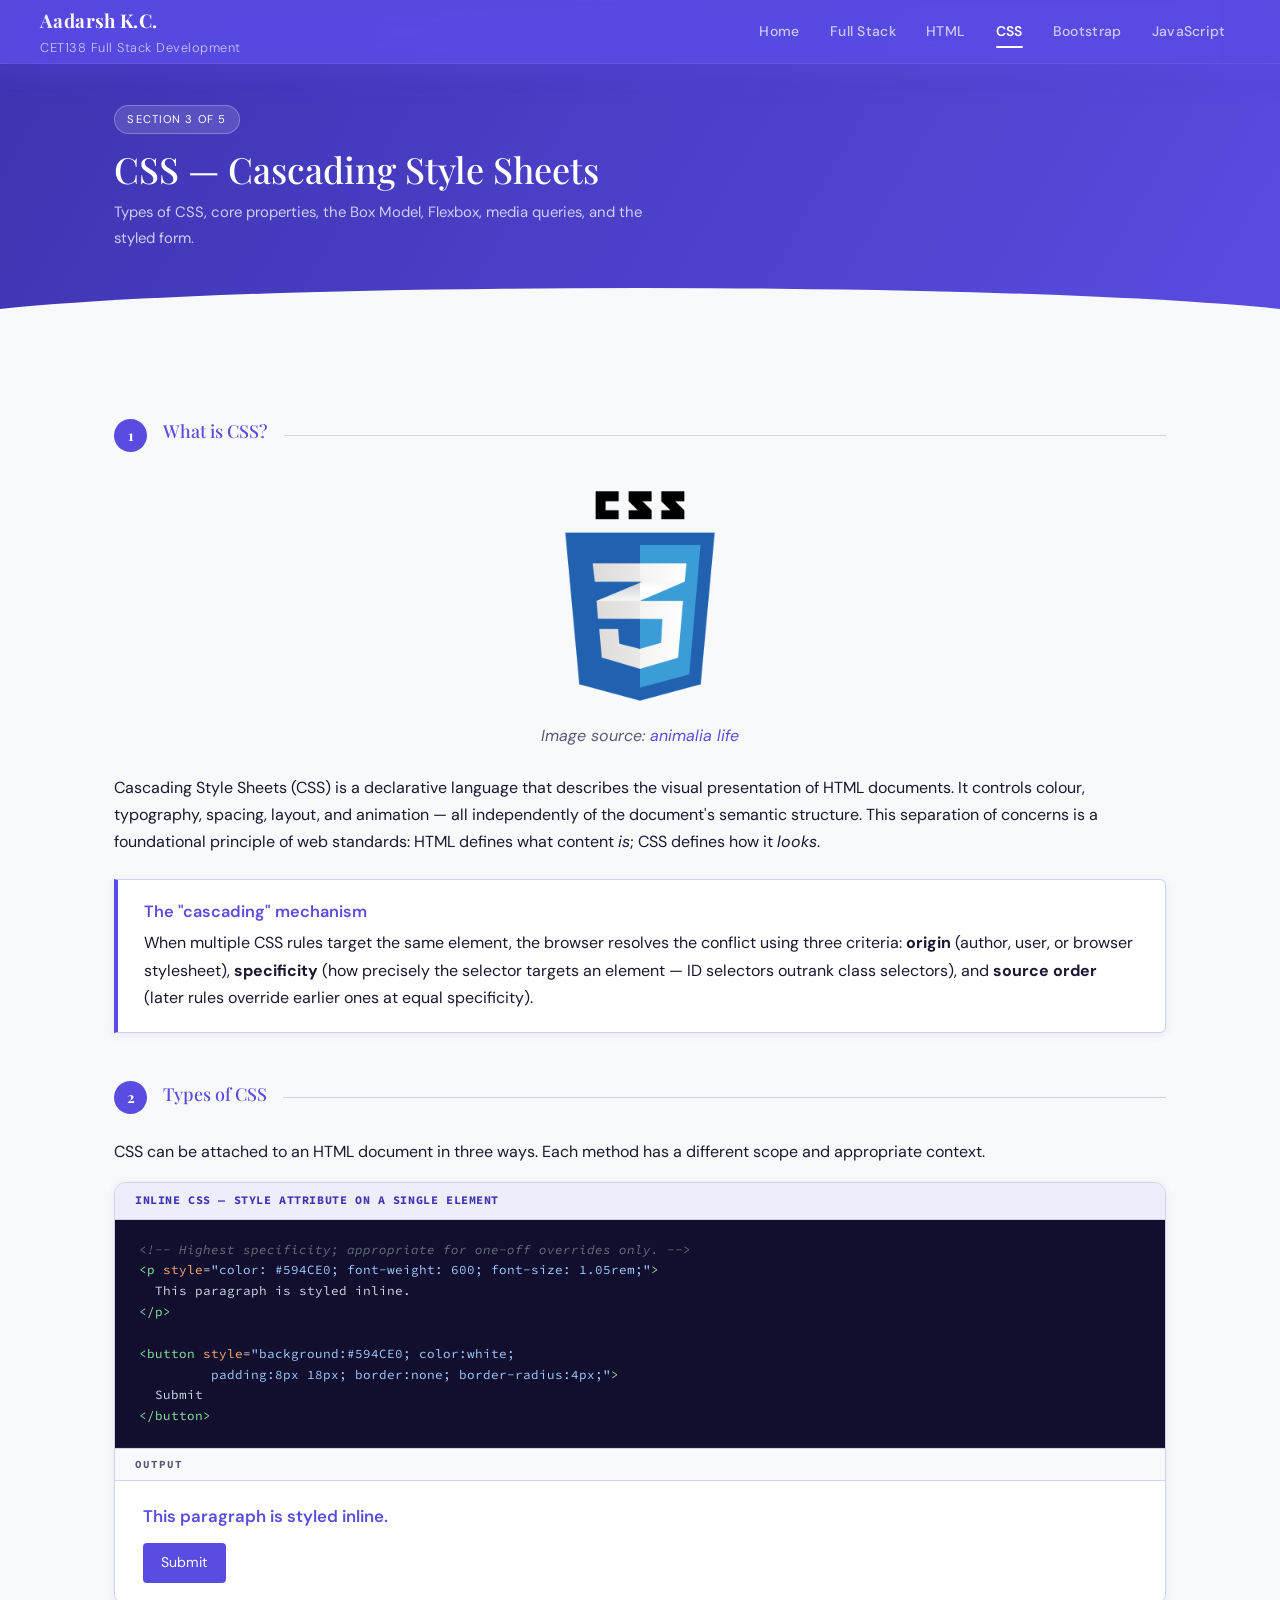
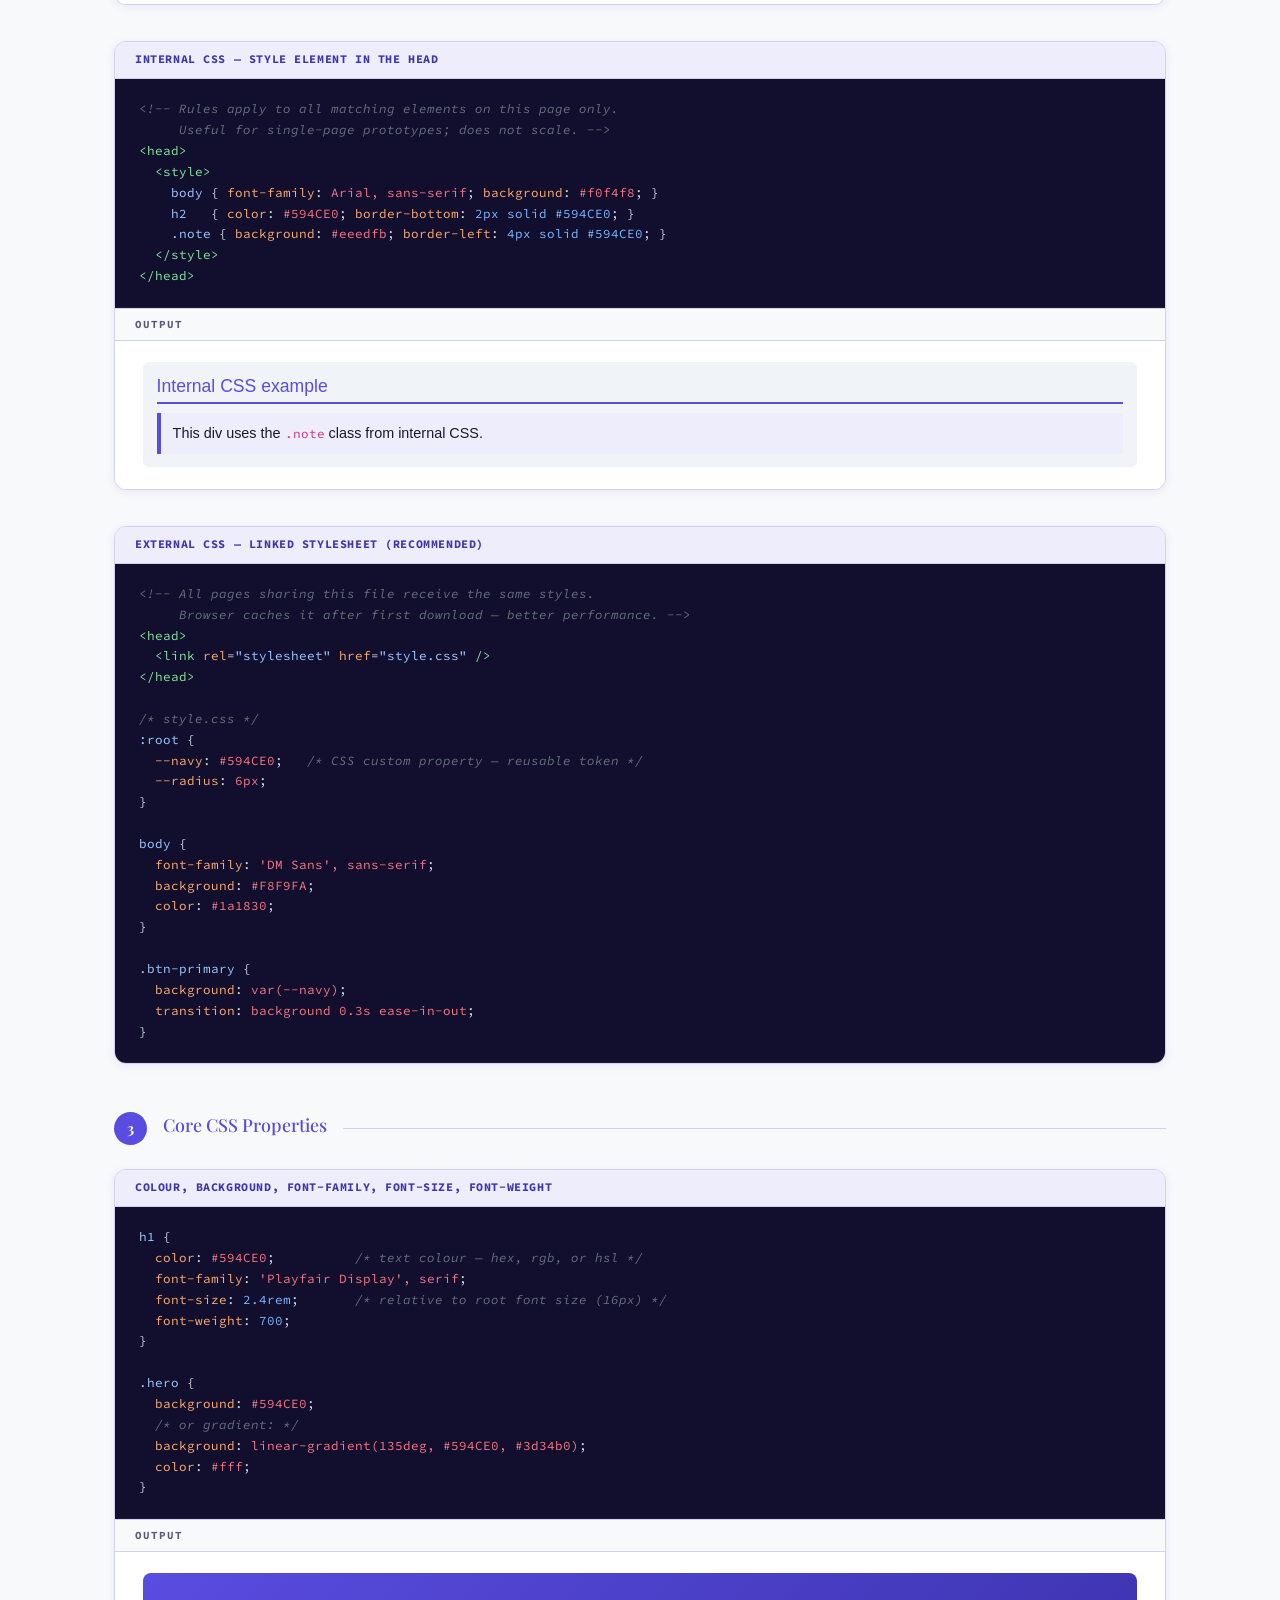
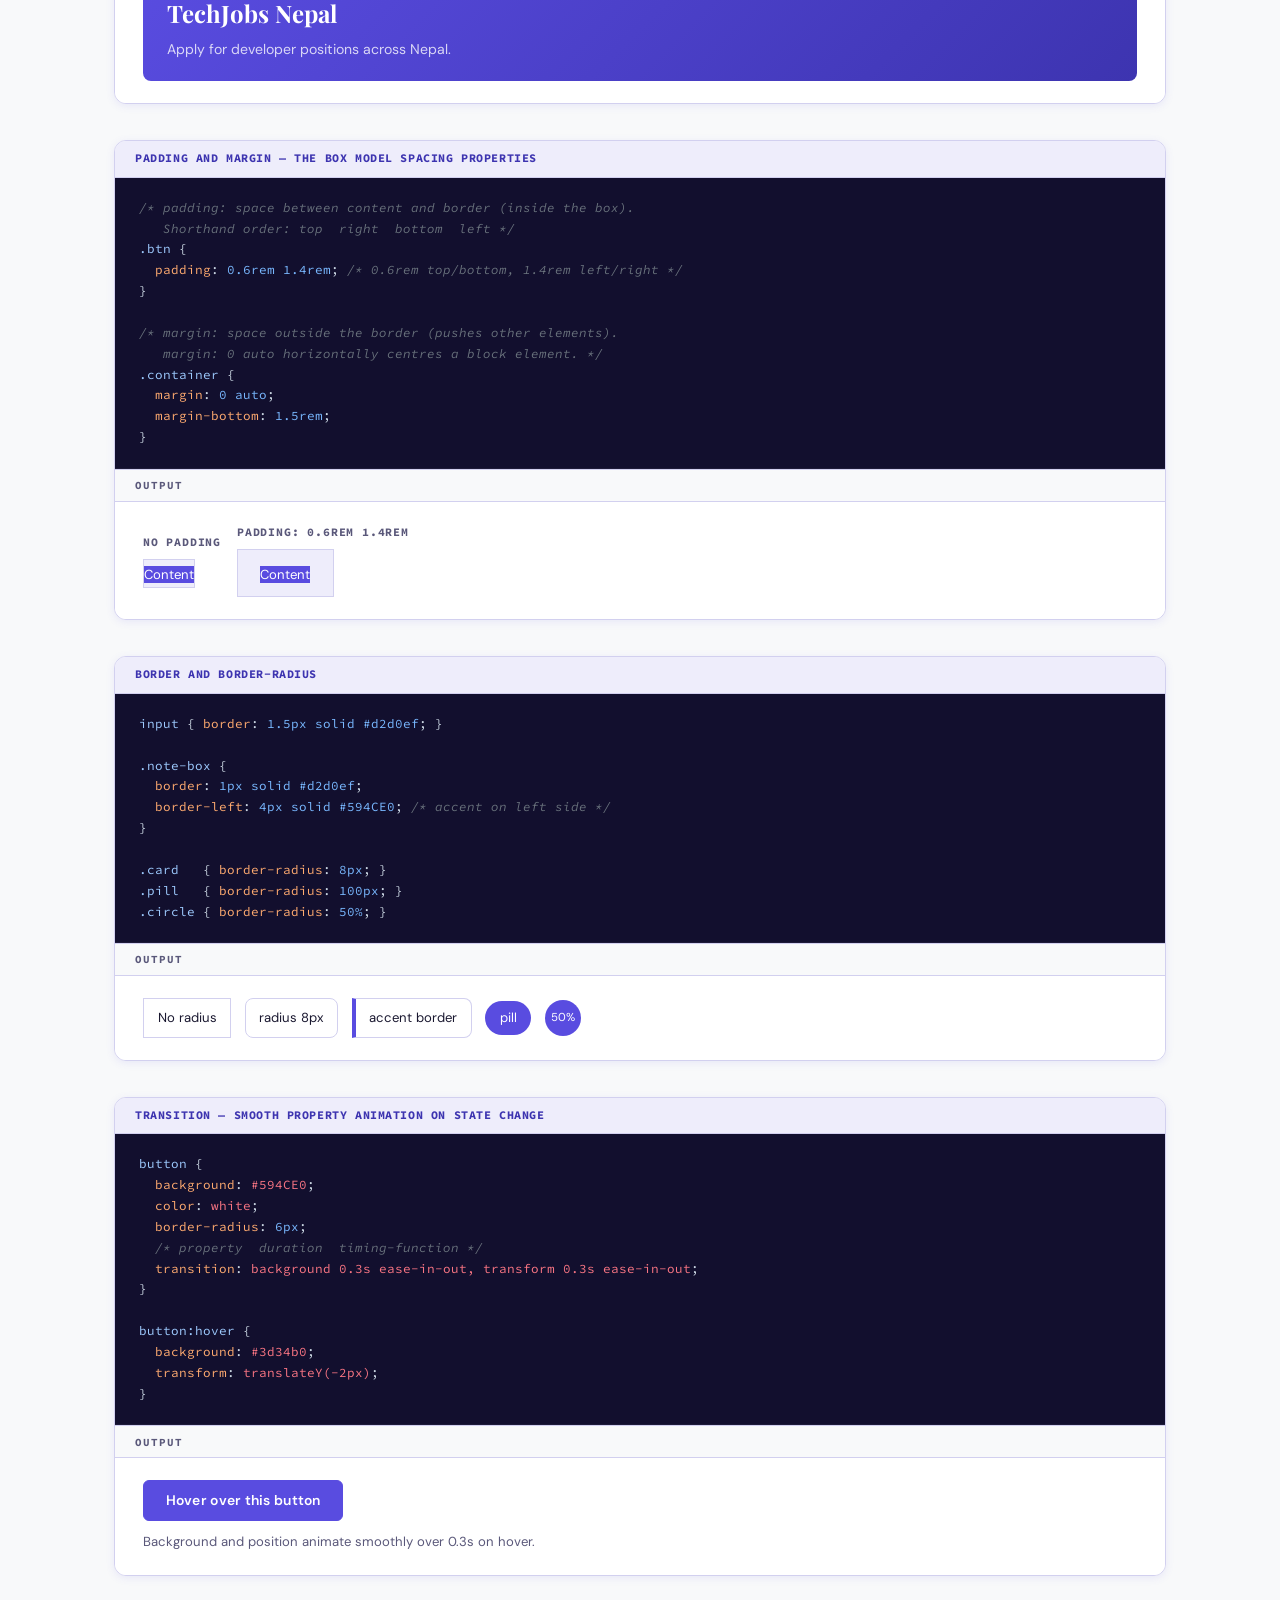
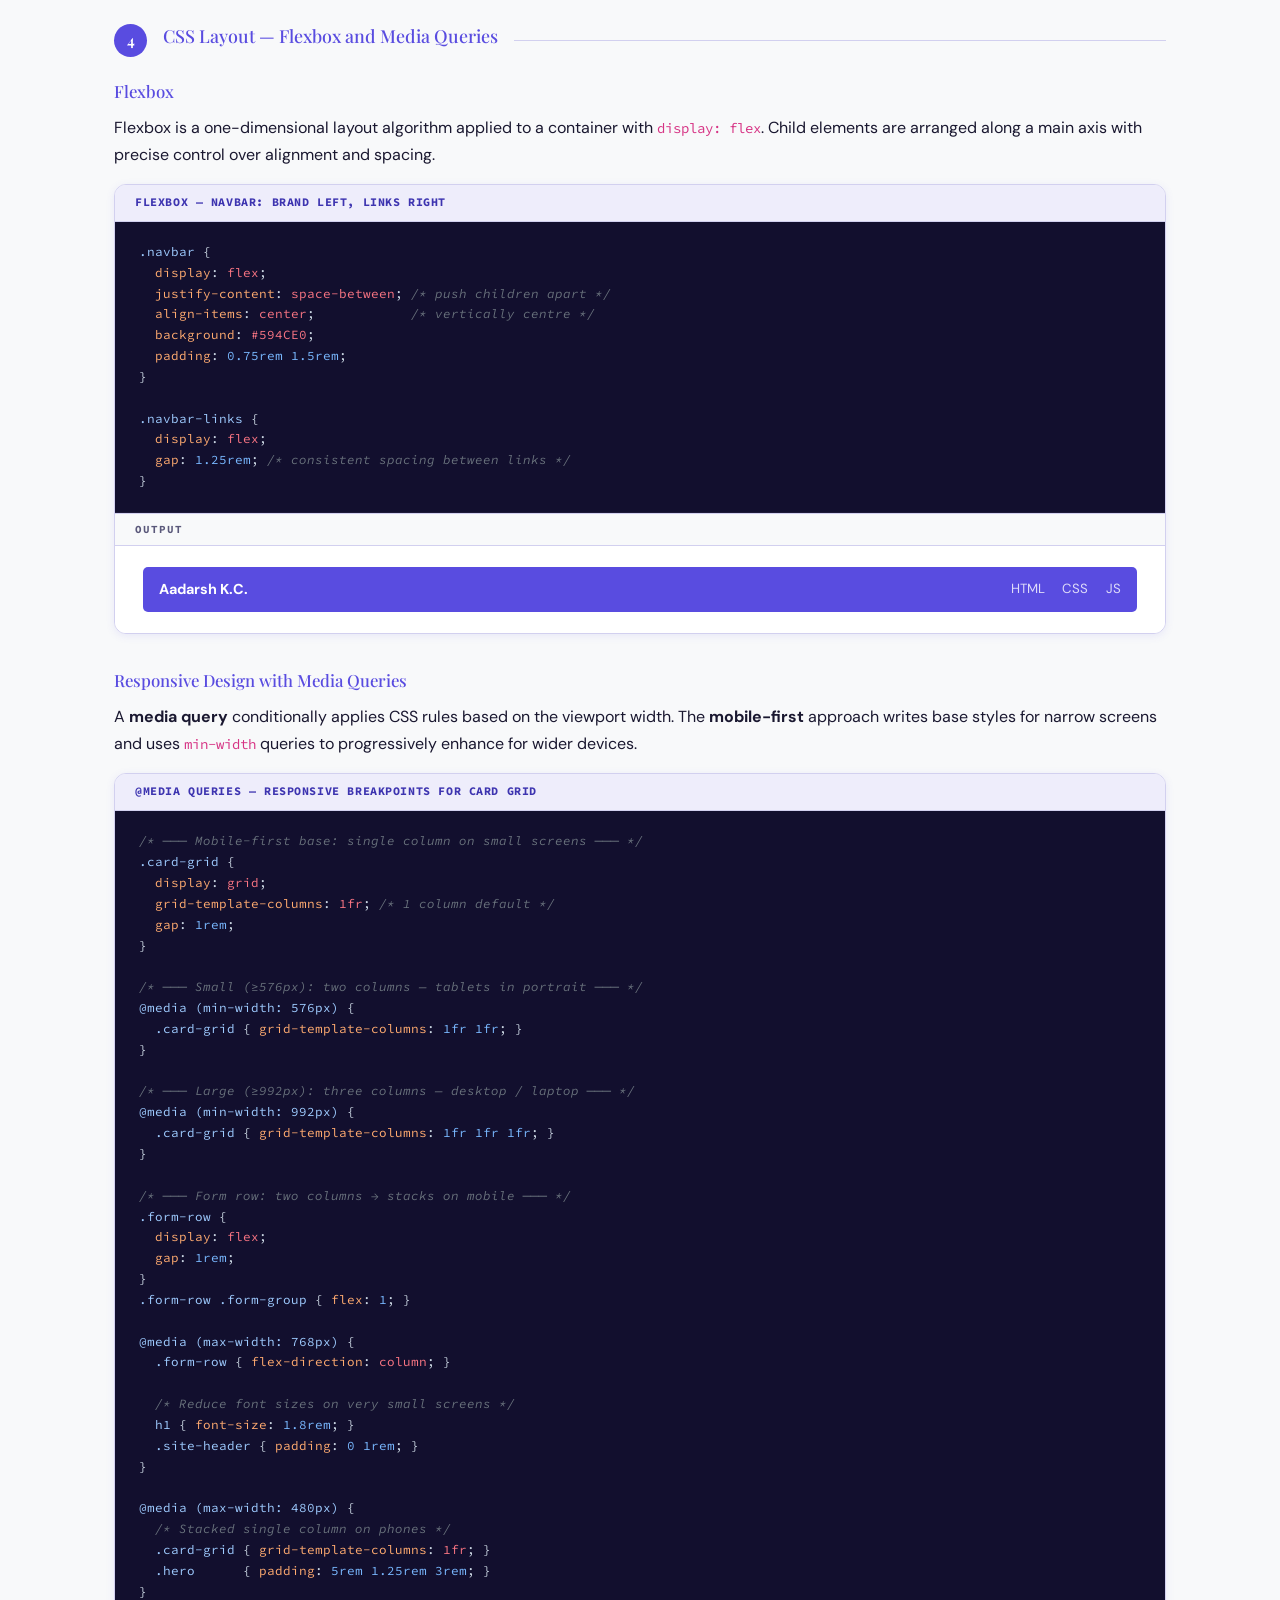
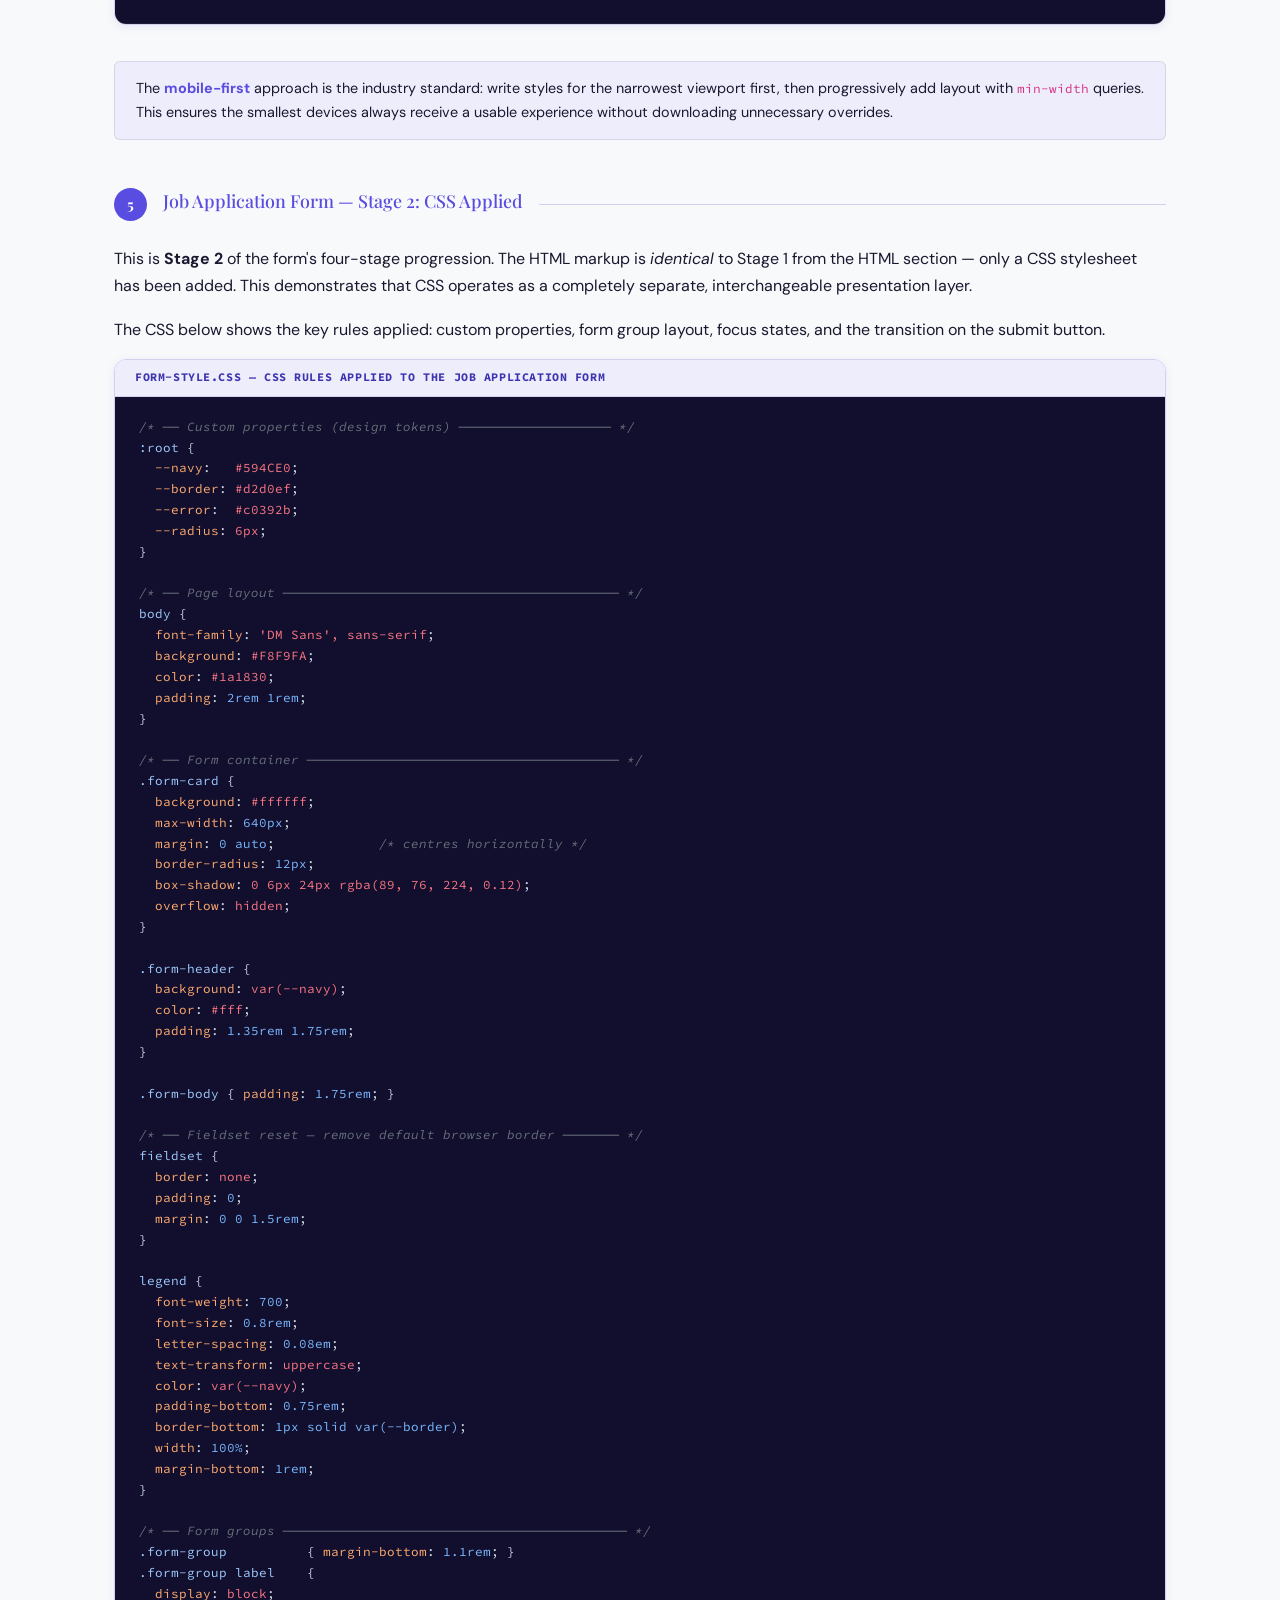
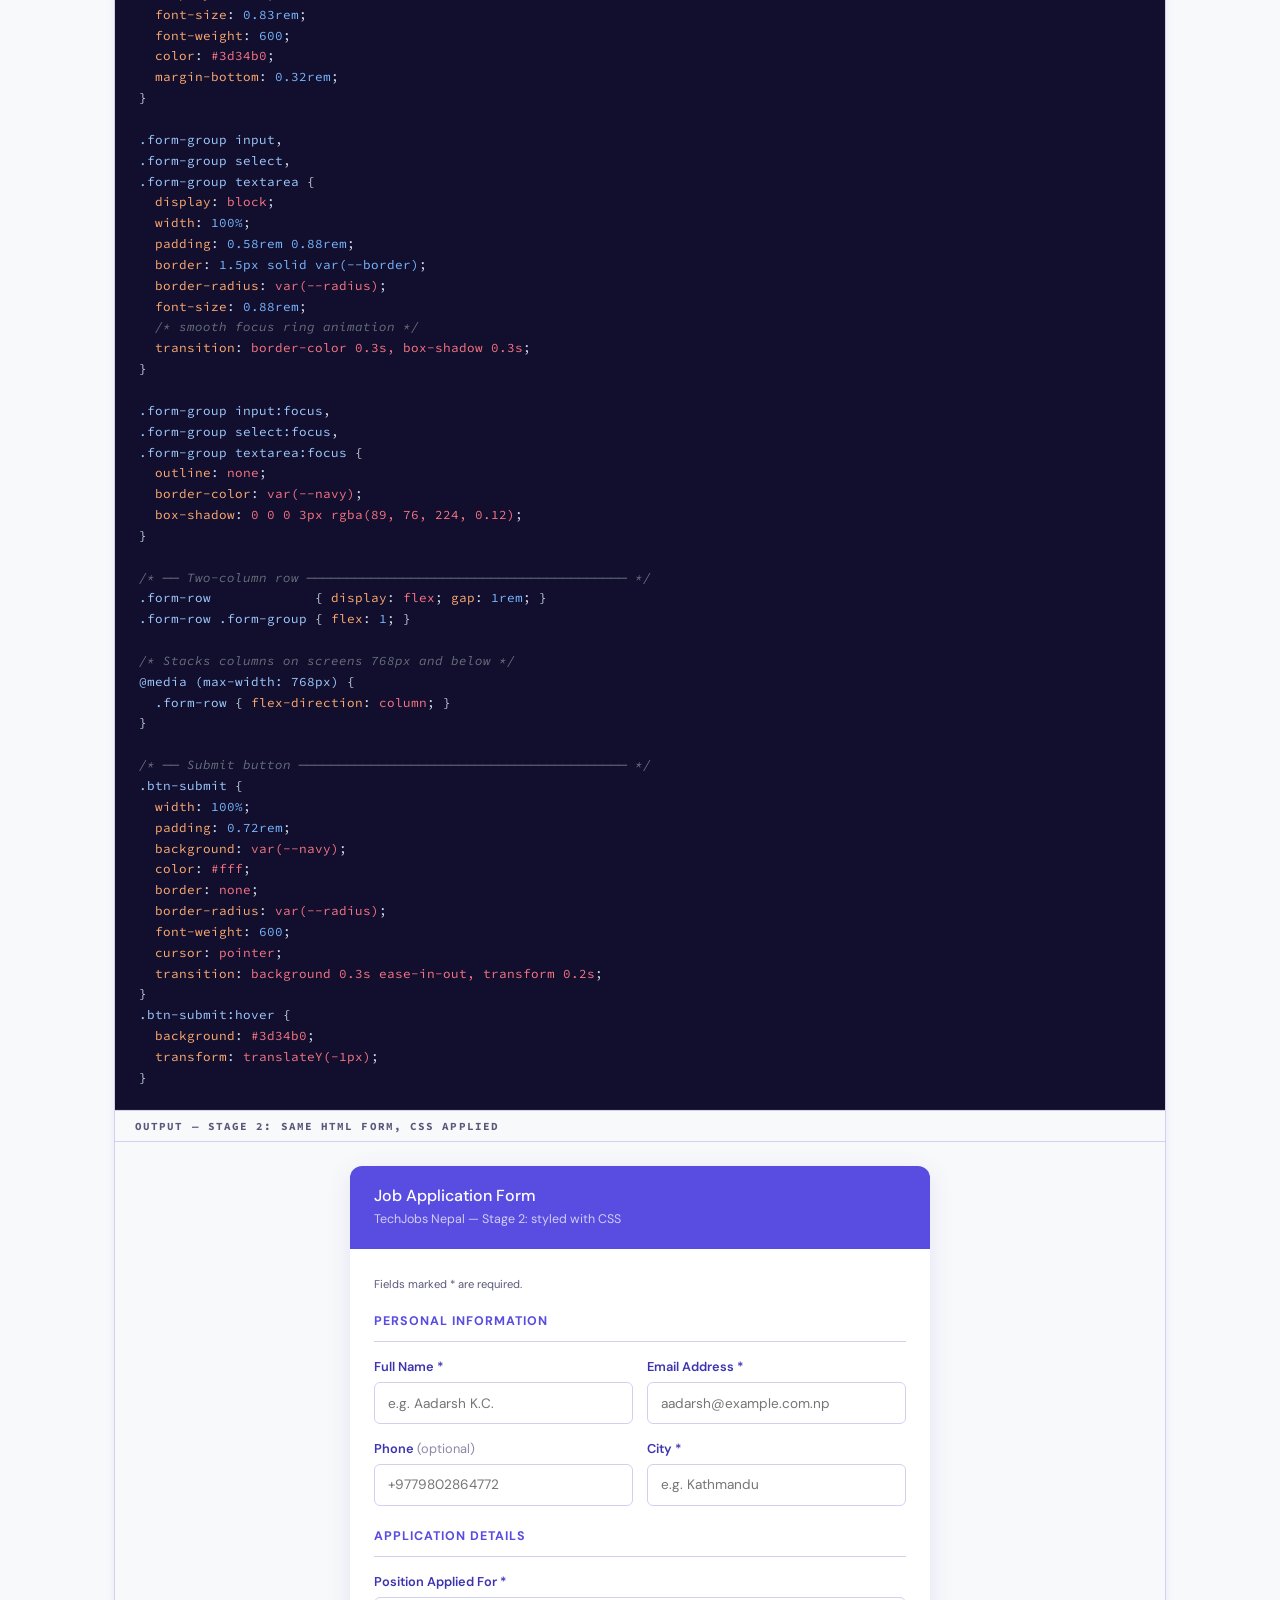
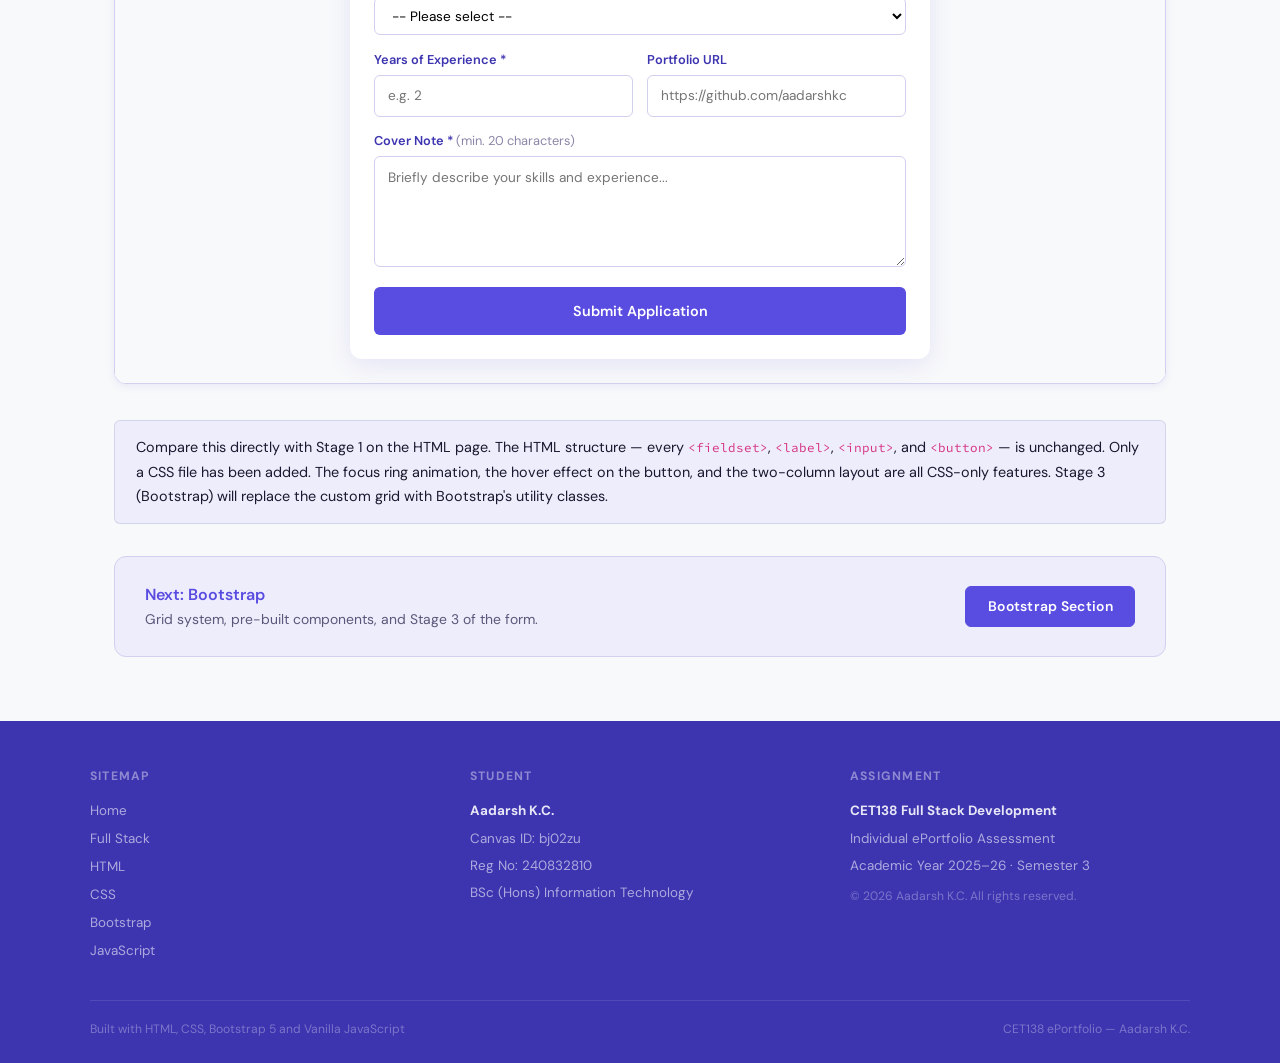
<file: css.html>
<!DOCTYPE html>
<html lang="en">

<head>
  <meta charset="UTF-8" />
  <meta name="viewport" content="width=device-width, initial-scale=1.0" />
  <meta name="description"
    content="CSS — types, properties, the Box Model, Flexbox, media queries, and the styled Job Application Form." />
  <title>CSS | ePortfolio — Aadarsh K.C.</title>
  <link rel="stylesheet" href="https://cdn.jsdelivr.net/npm/bootstrap@5.3.2/dist/css/bootstrap.min.css" />
  <link rel="stylesheet" href="style.css" />
</head>

<body>

  <header class="site-header page-header">
    <a class="header-brand" href="index.html">Aadarsh K.C.<span>CET138 Full Stack Development</span></a>
    <button class="nav-toggle" aria-label="Toggle navigation"
      aria-expanded="false"><span></span><span></span><span></span></button>
    <nav class="site-nav" aria-label="Main navigation">
      <a href="index.html">Home</a>
      <a href="fullstack.html">Full Stack</a>
      <a href="html.html">HTML</a>
      <a href="css.html" class="active">CSS</a>
      <a href="bootstrap.html">Bootstrap</a>
      <a href="javascript.html">JavaScript</a>
    </nav>
  </header>

  <main>
    <section class="page-banner">
      <div class="container">
        <div
          style="display:inline-block;background:rgba(255,255,255,0.13);border:1px solid rgba(255,255,255,0.26);color:#fff;font-size:0.7rem;letter-spacing:0.1em;text-transform:uppercase;padding:0.24rem 0.78rem;border-radius:100px;margin-bottom:0.85rem;">
          Section 3 of 5</div>
        <h1>CSS — Cascading Style Sheets</h1>
        <p>Types of CSS, core properties, the Box Model, Flexbox, media queries, and the styled form.</p>
      </div>
    </section>

    <div class="container" style="padding-top:3rem;padding-bottom:4rem;">

      <!-- 1. WHAT IS CSS -->
      <div class="tier-divider">
        <div class="tier-number">1</div>
        <h2 class="tier-title">What is CSS?</h2>
        <div class="tier-divider-line"></div>
      </div>

      <div style="text-align:center;margin-bottom:1.5rem;">
        <img src="./images/css-logo.png" alt="CSS3 official logo"
          style="max-width:15rem;height:auto;display:inline-block;" />
        <p style="font-size:1rem;color:var(--text-muted);margin-top:0.4rem;"><em>Image source: <a
              href="https://animalia-life.club/qa/pictures/css-logo-png" target="_blank"
              rel="noopener noreferrer">animalia life</a></em></p>
      </div>

      <p>Cascading Style Sheets (CSS) is a declarative language that describes the visual presentation of HTML
        documents. It controls colour, typography, spacing, layout, and animation — all independently of the document's
        semantic structure. This separation of concerns is a foundational principle of web standards: HTML defines what
        content <em>is</em>; CSS defines how it <em>looks</em>.</p>

      <div class="info-box">
        <h4>The "cascading" mechanism</h4>
        <p style="margin:0;">When multiple CSS rules target the same element, the browser resolves the conflict using
          three criteria: <strong>origin</strong> (author, user, or browser stylesheet), <strong>specificity</strong>
          (how precisely the selector targets an element — ID selectors outrank class selectors), and <strong>source
            order</strong> (later rules override earlier ones at equal specificity).</p>
      </div>

      <!-- 2. TYPES OF CSS -->
      <div class="tier-divider" style="margin-top:3rem;">
        <div class="tier-number">2</div>
        <h2 class="tier-title">Types of CSS</h2>
        <div class="tier-divider-line"></div>
      </div>

      <p>CSS can be attached to an HTML document in three ways. Each method has a different scope and appropriate
        context.</p>

      <div class="ex-block">
        <div class="ex-title">Inline CSS — style attribute on a single element</div>
        <div class="ex-code">
          <pre><code><span class="cm">&lt;!-- Highest specificity; appropriate for one-off overrides only. --&gt;</span>
<span class="tg">&lt;p</span> <span class="at">style</span>=<span class="st">"color: #594CE0; font-weight: 600; font-size: 1.05rem;"</span><span class="tg">&gt;</span>
  This paragraph is styled inline.
<span class="tg">&lt;/p&gt;</span>

<span class="tg">&lt;button</span> <span class="at">style</span>=<span class="st">"background:#594CE0; color:white;
         padding:8px 18px; border:none; border-radius:4px;"</span><span class="tg">&gt;</span>
  Submit
<span class="tg">&lt;/button&gt;</span></code></pre>
        </div>
        <div class="ex-output">
          <div class="ex-output-title">Output</div>
          <div class="ex-output-body">
            <p style="color:#594CE0;font-weight:600;font-size:1.05rem;margin:0 0 0.75rem;">This paragraph is styled
              inline.</p>
            <button
              style="background:#594CE0;color:white;padding:8px 18px;border:none;border-radius:4px;cursor:pointer;font-size:0.88rem;font-family:inherit;">Submit</button>
          </div>
        </div>
      </div>

      <div class="ex-block">
        <div class="ex-title">Internal CSS — style element in the head</div>
        <div class="ex-code">
          <pre><code><span class="cm">&lt;!-- Rules apply to all matching elements on this page only.
     Useful for single-page prototypes; does not scale. --&gt;</span>
<span class="tg">&lt;head&gt;</span>
  <span class="tg">&lt;style&gt;</span>
    <span class="sl">body</span> { <span class="pr">font-family</span>: <span class="vl">Arial, sans-serif</span>; <span class="pr">background</span>: <span class="vl">#f0f4f8</span>; }
    <span class="sl">h2</span>   { <span class="pr">color</span>: <span class="vl">#594CE0</span>; <span class="pr">border-bottom</span>: <span class="nm">2px solid #594CE0</span>; }
    <span class="sl">.note</span> { <span class="pr">background</span>: <span class="vl">#eeedfb</span>; <span class="pr">border-left</span>: <span class="nm">4px solid #594CE0</span>; }
  <span class="tg">&lt;/style&gt;</span>
<span class="tg">&lt;/head&gt;</span></code></pre>
        </div>
        <div class="ex-output">
          <div class="ex-output-title">Output</div>
          <div class="ex-output-body">
            <div style="font-family:Arial,sans-serif;background:#f0f4f8;padding:0.85rem;border-radius:6px;">
              <h2
                style="color:#594CE0;border-bottom:2px solid #594CE0;padding-bottom:4px;font-size:1.1rem;margin-bottom:0.6rem;font-family:Arial,sans-serif;">
                Internal CSS example</h2>
              <div
                style="background:#eeedfb;padding:8px 12px;border-left:4px solid #594CE0;font-family:Arial,sans-serif;font-size:0.9rem;">
                This div uses the <code>.note</code> class from internal CSS.</div>
            </div>
          </div>
        </div>
      </div>

      <div class="ex-block">
        <div class="ex-title">External CSS — linked stylesheet (recommended)</div>
        <div class="ex-code">
          <pre><code><span class="cm">&lt;!-- All pages sharing this file receive the same styles.
     Browser caches it after first download — better performance. --&gt;</span>
<span class="tg">&lt;head&gt;</span>
  <span class="tg">&lt;link</span> <span class="at">rel</span>=<span class="st">"stylesheet"</span> <span class="at">href</span>=<span class="st">"style.css"</span> <span class="tg">/&gt;</span>
<span class="tg">&lt;/head&gt;</span>

<span class="cm">/* style.css */</span>
<span class="sl">:root</span> {
  <span class="pr">--navy</span>: <span class="vl">#594CE0</span>;   <span class="cm">/* CSS custom property — reusable token */</span>
  <span class="pr">--radius</span>: <span class="vl">6px</span>;
}

<span class="sl">body</span> {
  <span class="pr">font-family</span>: <span class="vl">'DM Sans', sans-serif</span>;
  <span class="pr">background</span>: <span class="vl">#F8F9FA</span>;
  <span class="pr">color</span>: <span class="vl">#1a1830</span>;
}

<span class="sl">.btn-primary</span> {
  <span class="pr">background</span>: <span class="vl">var(--navy)</span>;
  <span class="pr">transition</span>: <span class="vl">background 0.3s ease-in-out</span>;
}</code></pre>
        </div>
      </div>

      <!-- 3. CORE PROPERTIES -->
      <div class="tier-divider" style="margin-top:3rem;">
        <div class="tier-number">3</div>
        <h2 class="tier-title">Core CSS Properties</h2>
        <div class="tier-divider-line"></div>
      </div>

      <div class="ex-block">
        <div class="ex-title">colour, background, font-family, font-size, font-weight</div>
        <div class="ex-code">
          <pre><code><span class="sl">h1</span> {
  <span class="pr">color</span>: <span class="vl">#594CE0</span>;          <span class="cm">/* text colour — hex, rgb, or hsl */</span>
  <span class="pr">font-family</span>: <span class="vl">'Playfair Display', serif</span>;
  <span class="pr">font-size</span>: <span class="nm">2.4rem</span>;       <span class="cm">/* relative to root font size (16px) */</span>
  <span class="pr">font-weight</span>: <span class="nm">700</span>;
}

<span class="sl">.hero</span> {
  <span class="pr">background</span>: <span class="vl">#594CE0</span>;
  <span class="cm">/* or gradient: */</span>
  <span class="pr">background</span>: <span class="vl">linear-gradient(135deg, #594CE0, #3d34b0)</span>;
  <span class="pr">color</span>: <span class="vl">#fff</span>;
}</code></pre>
        </div>
        <div class="ex-output">
          <div class="ex-output-title">Output</div>
          <div class="ex-output-body">
            <div style="background:linear-gradient(135deg,#594CE0,#3d34b0);padding:1.2rem 1.5rem;border-radius:8px;">
              <p style="font-family:'Playfair Display',serif;font-size:1.5rem;font-weight:700;color:#fff;margin:0;">
                TechJobs Nepal</p>
              <p style="color:rgba(255,255,255,0.78);font-size:0.88rem;margin:0.3rem 0 0;">Apply for developer positions
                across Nepal.</p>
            </div>
          </div>
        </div>
      </div>

      <div class="ex-block">
        <div class="ex-title">padding and margin — the Box Model spacing properties</div>
        <div class="ex-code">
          <pre><code><span class="cm">/* padding: space between content and border (inside the box).
   Shorthand order: top  right  bottom  left */</span>
<span class="sl">.btn</span> {
  <span class="pr">padding</span>: <span class="nm">0.6rem 1.4rem</span>; <span class="cm">/* 0.6rem top/bottom, 1.4rem left/right */</span>
}

<span class="cm">/* margin: space outside the border (pushes other elements).
   margin: 0 auto horizontally centres a block element. */</span>
<span class="sl">.container</span> {
  <span class="pr">margin</span>: <span class="nm">0 auto</span>;
  <span class="pr">margin-bottom</span>: <span class="nm">1.5rem</span>;
}</code></pre>
        </div>
        <div class="ex-output">
          <div class="ex-output-title">Output</div>
          <div class="ex-output-body">
            <div style="display:flex;gap:1rem;align-items:center;flex-wrap:wrap;">
              <div>
                <p
                  style="font-size:0.72rem;font-weight:700;letter-spacing:0.07em;text-transform:uppercase;color:var(--text-muted);margin-bottom:0.4rem;font-family:var(--font-mono);">
                  No padding</p>
                <div style="background:#eeedfb;border:1px solid #d2d0ef;display:inline-block;"><span
                    style="background:#594CE0;color:#fff;font-size:0.82rem;">Content</span></div>
              </div>
              <div>
                <p
                  style="font-size:0.72rem;font-weight:700;letter-spacing:0.07em;text-transform:uppercase;color:var(--text-muted);margin-bottom:0.4rem;font-family:var(--font-mono);">
                  padding: 0.6rem 1.4rem</p>
                <div style="background:#eeedfb;border:1px solid #d2d0ef;display:inline-block;padding:0.6rem 1.4rem;">
                  <span style="background:#594CE0;color:#fff;font-size:0.82rem;">Content</span></div>
              </div>
            </div>
          </div>
        </div>
      </div>

      <div class="ex-block">
        <div class="ex-title">border and border-radius</div>
        <div class="ex-code">
          <pre><code><span class="sl">input</span> { <span class="pr">border</span>: <span class="nm">1.5px solid #d2d0ef</span>; }

<span class="sl">.note-box</span> {
  <span class="pr">border</span>: <span class="nm">1px solid #d2d0ef</span>;
  <span class="pr">border-left</span>: <span class="nm">4px solid #594CE0</span>; <span class="cm">/* accent on left side */</span>
}

<span class="sl">.card</span>   { <span class="pr">border-radius</span>: <span class="nm">8px</span>; }
<span class="sl">.pill</span>   { <span class="pr">border-radius</span>: <span class="nm">100px</span>; }
<span class="sl">.circle</span> { <span class="pr">border-radius</span>: <span class="nm">50%</span>; }</code></pre>
        </div>
        <div class="ex-output">
          <div class="ex-output-title">Output</div>
          <div class="ex-output-body">
            <div style="display:flex;gap:0.85rem;flex-wrap:wrap;align-items:center;">
              <div style="border:1.5px solid #d2d0ef;padding:0.5rem 0.85rem;font-size:0.82rem;">No radius</div>
              <div style="border:1.5px solid #d2d0ef;border-radius:8px;padding:0.5rem 0.85rem;font-size:0.82rem;">radius
                8px</div>
              <div
                style="border:1px solid #d2d0ef;border-left:4px solid #594CE0;border-radius:0 8px 8px 0;padding:0.5rem 0.85rem;font-size:0.82rem;">
                accent border</div>
              <div style="background:#594CE0;color:#fff;border-radius:100px;padding:0.35rem 0.9rem;font-size:0.82rem;">
                pill</div>
              <div
                style="background:#594CE0;color:#fff;border-radius:50%;width:36px;height:36px;display:flex;align-items:center;justify-content:center;font-size:0.72rem;">
                50%</div>
            </div>
          </div>
        </div>
      </div>

      <div class="ex-block">
        <div class="ex-title">transition — smooth property animation on state change</div>
        <div class="ex-code">
          <pre><code><span class="sl">button</span> {
  <span class="pr">background</span>: <span class="vl">#594CE0</span>;
  <span class="pr">color</span>: <span class="vl">white</span>;
  <span class="pr">border-radius</span>: <span class="nm">6px</span>;
  <span class="cm">/* property  duration  timing-function */</span>
  <span class="pr">transition</span>: <span class="vl">background 0.3s ease-in-out, transform 0.3s ease-in-out</span>;
}

<span class="sl">button:hover</span> {
  <span class="pr">background</span>: <span class="vl">#3d34b0</span>;
  <span class="pr">transform</span>: <span class="vl">translateY(-2px)</span>;
}</code></pre>
        </div>
        <div class="ex-output">
          <div class="ex-output-title">Output</div>
          <div class="ex-output-body">
            <button class="btn btn-primary" type="button">Hover over this button</button>
            <p style="margin:0.6rem 0 0;font-size:0.82rem;color:var(--text-muted);">Background and position animate
              smoothly over 0.3s on hover.</p>
          </div>
        </div>
      </div>

      <!-- 4. LAYOUT: FLEXBOX + MEDIA QUERIES -->
      <div class="tier-divider" style="margin-top:3rem;">
        <div class="tier-number">4</div>
        <h2 class="tier-title">CSS Layout — Flexbox and Media Queries</h2>
        <div class="tier-divider-line"></div>
      </div>

      <h3 style="font-size:1.05rem;margin-bottom:0.75rem;">Flexbox</h3>
      <p>Flexbox is a one-dimensional layout algorithm applied to a container with <code>display: flex</code>. Child
        elements are arranged along a main axis with precise control over alignment and spacing.</p>

      <div class="ex-block">
        <div class="ex-title">Flexbox — navbar: brand left, links right</div>
        <div class="ex-code">
          <pre><code><span class="sl">.navbar</span> {
  <span class="pr">display</span>: <span class="vl">flex</span>;
  <span class="pr">justify-content</span>: <span class="vl">space-between</span>; <span class="cm">/* push children apart */</span>
  <span class="pr">align-items</span>: <span class="vl">center</span>;            <span class="cm">/* vertically centre */</span>
  <span class="pr">background</span>: <span class="vl">#594CE0</span>;
  <span class="pr">padding</span>: <span class="nm">0.75rem 1.5rem</span>;
}

<span class="sl">.navbar-links</span> {
  <span class="pr">display</span>: <span class="vl">flex</span>;
  <span class="pr">gap</span>: <span class="nm">1.25rem</span>; <span class="cm">/* consistent spacing between links */</span>
}</code></pre>
        </div>
        <div class="ex-output">
          <div class="ex-output-title">Output</div>
          <div class="ex-output-body">
            <div
              style="display:flex;justify-content:space-between;align-items:center;background:#594CE0;padding:0.62rem 1rem;border-radius:5px;">
              <span style="color:#fff;font-weight:700;font-size:0.9rem;">Aadarsh K.C.</span>
              <div style="display:flex;gap:1.1rem;">
                <a href="#" style="color:rgba(255,255,255,0.8);font-size:0.83rem;text-decoration:none;"
                  onmouseover="this.style.color='#fff'" onmouseout="this.style.color='rgba(255,255,255,0.8)'">HTML</a>
                <a href="#" style="color:rgba(255,255,255,0.8);font-size:0.83rem;text-decoration:none;"
                  onmouseover="this.style.color='#fff'" onmouseout="this.style.color='rgba(255,255,255,0.8)'">CSS</a>
                <a href="#" style="color:rgba(255,255,255,0.8);font-size:0.83rem;text-decoration:none;"
                  onmouseover="this.style.color='#fff'" onmouseout="this.style.color='rgba(255,255,255,0.8)'">JS</a>
              </div>
            </div>
          </div>
        </div>
      </div>

      <h3 style="font-size:1.05rem;margin:1.75rem 0 0.75rem;">Responsive Design with Media Queries</h3>
      <p>A <strong>media query</strong> conditionally applies CSS rules based on the viewport width. The
        <strong>mobile-first</strong> approach writes base styles for narrow screens and uses <code>min-width</code>
        queries to progressively enhance for wider devices.</p>

      <div class="ex-block">
        <div class="ex-title">@media queries — responsive breakpoints for card grid</div>
        <div class="ex-code">
          <pre><code><span class="cm">/* ─── Mobile-first base: single column on small screens ─── */</span>
<span class="sl">.card-grid</span> {
  <span class="pr">display</span>: <span class="vl">grid</span>;
  <span class="pr">grid-template-columns</span>: <span class="vl">1fr</span>; <span class="cm">/* 1 column default */</span>
  <span class="pr">gap</span>: <span class="nm">1rem</span>;
}

<span class="cm">/* ─── Small (≥576px): two columns — tablets in portrait ─── */</span>
<span class="sl">@media (min-width: 576px)</span> {
  <span class="sl">.card-grid</span> { <span class="pr">grid-template-columns</span>: <span class="nm">1fr 1fr</span>; }
}

<span class="cm">/* ─── Large (≥992px): three columns — desktop / laptop ─── */</span>
<span class="sl">@media (min-width: 992px)</span> {
  <span class="sl">.card-grid</span> { <span class="pr">grid-template-columns</span>: <span class="nm">1fr 1fr 1fr</span>; }
}

<span class="cm">/* ─── Form row: two columns → stacks on mobile ─── */</span>
<span class="sl">.form-row</span> {
  <span class="pr">display</span>: <span class="vl">flex</span>;
  <span class="pr">gap</span>: <span class="nm">1rem</span>;
}
<span class="sl">.form-row .form-group</span> { <span class="pr">flex</span>: <span class="nm">1</span>; }

<span class="sl">@media (max-width: 768px)</span> {
  <span class="sl">.form-row</span> { <span class="pr">flex-direction</span>: <span class="vl">column</span>; }

  <span class="cm">/* Reduce font sizes on very small screens */</span>
  <span class="sl">h1</span> { <span class="pr">font-size</span>: <span class="nm">1.8rem</span>; }
  <span class="sl">.site-header</span> { <span class="pr">padding</span>: <span class="nm">0 1rem</span>; }
}

<span class="sl">@media (max-width: 480px)</span> {
  <span class="cm">/* Stacked single column on phones */</span>
  <span class="sl">.card-grid</span> { <span class="pr">grid-template-columns</span>: <span class="vl">1fr</span>; }
  <span class="sl">.hero</span>      { <span class="pr">padding</span>: <span class="nm">5rem 1.25rem 3rem</span>; }
}</code></pre>
        </div>
      </div>

      <div class="tip-box">
        The <strong>mobile-first</strong> approach is the industry standard: write styles for the narrowest viewport
        first, then progressively add layout with <code>min-width</code> queries. This ensures the smallest devices
        always receive a usable experience without downloading unnecessary overrides.
      </div>

      <!-- 5. STAGE 2 — STYLED FORM -->
      <div class="tier-divider" style="margin-top:3rem;">
        <div class="tier-number">5</div>
        <h2 class="tier-title">Job Application Form — Stage 2: CSS Applied</h2>
        <div class="tier-divider-line"></div>
      </div>

      <p>This is <strong>Stage 2</strong> of the form's four-stage progression. The HTML markup is <em>identical</em> to
        Stage 1 from the HTML section — only a CSS stylesheet has been added. This demonstrates that CSS operates as a
        completely separate, interchangeable presentation layer.</p>

      <p>The CSS below shows the key rules applied: custom properties, form group layout, focus states, and the
        transition on the submit button.</p>

      <div class="ex-block">
        <div class="ex-title">form-style.css — CSS rules applied to the Job Application Form</div>
        <div class="ex-code">
          <pre><code><span class="cm">/* ── Custom properties (design tokens) ─────────────────── */</span>
<span class="sl">:root</span> {
  <span class="pr">--navy</span>:   <span class="vl">#594CE0</span>;
  <span class="pr">--border</span>: <span class="vl">#d2d0ef</span>;
  <span class="pr">--error</span>:  <span class="vl">#c0392b</span>;
  <span class="pr">--radius</span>: <span class="vl">6px</span>;
}

<span class="cm">/* ── Page layout ────────────────────────────────────────── */</span>
<span class="sl">body</span> {
  <span class="pr">font-family</span>: <span class="vl">'DM Sans', sans-serif</span>;
  <span class="pr">background</span>: <span class="vl">#F8F9FA</span>;
  <span class="pr">color</span>: <span class="vl">#1a1830</span>;
  <span class="pr">padding</span>: <span class="nm">2rem 1rem</span>;
}

<span class="cm">/* ── Form container ─────────────────────────────────────── */</span>
<span class="sl">.form-card</span> {
  <span class="pr">background</span>: <span class="vl">#ffffff</span>;
  <span class="pr">max-width</span>: <span class="nm">640px</span>;
  <span class="pr">margin</span>: <span class="nm">0 auto</span>;             <span class="cm">/* centres horizontally */</span>
  <span class="pr">border-radius</span>: <span class="nm">12px</span>;
  <span class="pr">box-shadow</span>: <span class="vl">0 6px 24px rgba(89, 76, 224, 0.12)</span>;
  <span class="pr">overflow</span>: <span class="vl">hidden</span>;
}

<span class="sl">.form-header</span> {
  <span class="pr">background</span>: <span class="vl">var(--navy)</span>;
  <span class="pr">color</span>: <span class="vl">#fff</span>;
  <span class="pr">padding</span>: <span class="nm">1.35rem 1.75rem</span>;
}

<span class="sl">.form-body</span> { <span class="pr">padding</span>: <span class="nm">1.75rem</span>; }

<span class="cm">/* ── Fieldset reset — remove default browser border ─────── */</span>
<span class="sl">fieldset</span> {
  <span class="pr">border</span>: <span class="vl">none</span>;
  <span class="pr">padding</span>: <span class="nm">0</span>;
  <span class="pr">margin</span>: <span class="nm">0 0 1.5rem</span>;
}

<span class="sl">legend</span> {
  <span class="pr">font-weight</span>: <span class="nm">700</span>;
  <span class="pr">font-size</span>: <span class="nm">0.8rem</span>;
  <span class="pr">letter-spacing</span>: <span class="nm">0.08em</span>;
  <span class="pr">text-transform</span>: <span class="vl">uppercase</span>;
  <span class="pr">color</span>: <span class="vl">var(--navy)</span>;
  <span class="pr">padding-bottom</span>: <span class="nm">0.75rem</span>;
  <span class="pr">border-bottom</span>: <span class="nm">1px solid var(--border)</span>;
  <span class="pr">width</span>: <span class="nm">100%</span>;
  <span class="pr">margin-bottom</span>: <span class="nm">1rem</span>;
}

<span class="cm">/* ── Form groups ─────────────────────────────────────────── */</span>
<span class="sl">.form-group</span>          { <span class="pr">margin-bottom</span>: <span class="nm">1.1rem</span>; }
<span class="sl">.form-group label</span>    {
  <span class="pr">display</span>: <span class="vl">block</span>;
  <span class="pr">font-size</span>: <span class="nm">0.83rem</span>;
  <span class="pr">font-weight</span>: <span class="nm">600</span>;
  <span class="pr">color</span>: <span class="vl">#3d34b0</span>;
  <span class="pr">margin-bottom</span>: <span class="nm">0.32rem</span>;
}

<span class="sl">.form-group input</span>,
<span class="sl">.form-group select</span>,
<span class="sl">.form-group textarea</span> {
  <span class="pr">display</span>: <span class="vl">block</span>;
  <span class="pr">width</span>: <span class="nm">100%</span>;
  <span class="pr">padding</span>: <span class="nm">0.58rem 0.88rem</span>;
  <span class="pr">border</span>: <span class="nm">1.5px solid var(--border)</span>;
  <span class="pr">border-radius</span>: <span class="vl">var(--radius)</span>;
  <span class="pr">font-size</span>: <span class="nm">0.88rem</span>;
  <span class="cm">/* smooth focus ring animation */</span>
  <span class="pr">transition</span>: <span class="vl">border-color 0.3s, box-shadow 0.3s</span>;
}

<span class="sl">.form-group input:focus</span>,
<span class="sl">.form-group select:focus</span>,
<span class="sl">.form-group textarea:focus</span> {
  <span class="pr">outline</span>: <span class="vl">none</span>;
  <span class="pr">border-color</span>: <span class="vl">var(--navy)</span>;
  <span class="pr">box-shadow</span>: <span class="vl">0 0 0 3px rgba(89, 76, 224, 0.12)</span>;
}

<span class="cm">/* ── Two-column row ──────────────────────────────────────── */</span>
<span class="sl">.form-row</span>             { <span class="pr">display</span>: <span class="vl">flex</span>; <span class="pr">gap</span>: <span class="nm">1rem</span>; }
<span class="sl">.form-row .form-group</span> { <span class="pr">flex</span>: <span class="nm">1</span>; }

<span class="cm">/* Stacks columns on screens 768px and below */</span>
<span class="sl">@media (max-width: 768px)</span> {
  <span class="sl">.form-row</span> { <span class="pr">flex-direction</span>: <span class="vl">column</span>; }
}

<span class="cm">/* ── Submit button ───────────────────────────────────────── */</span>
<span class="sl">.btn-submit</span> {
  <span class="pr">width</span>: <span class="nm">100%</span>;
  <span class="pr">padding</span>: <span class="nm">0.72rem</span>;
  <span class="pr">background</span>: <span class="vl">var(--navy)</span>;
  <span class="pr">color</span>: <span class="vl">#fff</span>;
  <span class="pr">border</span>: <span class="vl">none</span>;
  <span class="pr">border-radius</span>: <span class="vl">var(--radius)</span>;
  <span class="pr">font-weight</span>: <span class="nm">600</span>;
  <span class="pr">cursor</span>: <span class="vl">pointer</span>;
  <span class="pr">transition</span>: <span class="vl">background 0.3s ease-in-out, transform 0.2s</span>;
}
<span class="sl">.btn-submit:hover</span> {
  <span class="pr">background</span>: <span class="vl">#3d34b0</span>;
  <span class="pr">transform</span>: <span class="vl">translateY(-1px)</span>;
}</code></pre>
        </div>

        <div class="ex-output">
          <div class="ex-output-title">Output — Stage 2: Same HTML form, CSS applied</div>
          <div class="ex-output-body" style="background:var(--off-white);padding:1.5rem;">
            <div
              style="background:#fff;max-width:580px;margin:0 auto;border-radius:12px;box-shadow:0 6px 24px rgba(89,76,224,0.12);overflow:hidden;">
              <!-- Header -->
              <div style="background:#594CE0;color:#fff;padding:1.2rem 1.5rem;">
                <h3 style="color:#fff;margin:0;font-size:1rem;font-family:'DM Sans',sans-serif;">Job Application Form
                </h3>
                <p style="color:rgba(255,255,255,0.72);font-size:0.78rem;margin:0.2rem 0 0;">TechJobs Nepal — Stage 2:
                  styled with CSS</p>
              </div>
              <!-- Body -->
              <div style="padding:1.5rem;">
                <p style="font-size:0.8rem;color:#5a587a;margin-bottom:1rem;"><small>Fields marked * are
                    required.</small></p>

                <!-- fieldset 1: Personal Information -->
                <fieldset style="border:none;padding:0;margin:0 0 1.25rem;">
                  <legend
                    style="font-weight:700;font-size:0.78rem;letter-spacing:0.08em;text-transform:uppercase;color:#594CE0;padding-bottom:0.55rem;border-bottom:1px solid #d2d0ef;width:100%;margin-bottom:0.9rem;">
                    Personal Information</legend>

                  <div style="display:grid;grid-template-columns:1fr 1fr;gap:0.85rem;margin-bottom:0.85rem;">
                    <div>
                      <label for="css-fullName"
                        style="display:block;font-size:0.8rem;font-weight:600;color:#3d34b0;margin-bottom:0.28rem;">Full
                        Name *</label>
                      <input type="text" id="css-fullName" name="fullName" placeholder="e.g. Aadarsh K.C." required
                        aria-required="true"
                        style="display:block;width:100%;padding:0.52rem 0.8rem;border:1.5px solid #d2d0ef;border-radius:6px;font-size:0.85rem;font-family:'DM Sans',sans-serif;outline:none;transition:border-color 0.3s,box-shadow 0.3s;"
                        onfocus="this.style.borderColor='#594CE0';this.style.boxShadow='0 0 0 3px rgba(89,76,224,0.12)'"
                        onblur="this.style.borderColor='#d2d0ef';this.style.boxShadow='none'" />
                    </div>
                    <div>
                      <label for="css-email"
                        style="display:block;font-size:0.8rem;font-weight:600;color:#3d34b0;margin-bottom:0.28rem;">Email
                        Address *</label>
                      <input type="email" id="css-email" name="email" placeholder="aadarsh@example.com.np" required
                        aria-required="true"
                        style="display:block;width:100%;padding:0.52rem 0.8rem;border:1.5px solid #d2d0ef;border-radius:6px;font-size:0.85rem;font-family:'DM Sans',sans-serif;outline:none;transition:border-color 0.3s,box-shadow 0.3s;"
                        onfocus="this.style.borderColor='#594CE0';this.style.boxShadow='0 0 0 3px rgba(89,76,224,0.12)'"
                        onblur="this.style.borderColor='#d2d0ef';this.style.boxShadow='none'" />
                    </div>
                  </div>

                  <div style="display:grid;grid-template-columns:1fr 1fr;gap:0.85rem;">
                    <div>
                      <label for="css-phone"
                        style="display:block;font-size:0.8rem;font-weight:600;color:#3d34b0;margin-bottom:0.28rem;">Phone
                        <span style="font-weight:400;color:#8a88a8;">(optional)</span></label>
                      <input type="tel" id="css-phone" name="phone" placeholder="+9779802864772"
                        pattern="[\d\s\-+()]{7,15}"
                        style="display:block;width:100%;padding:0.52rem 0.8rem;border:1.5px solid #d2d0ef;border-radius:6px;font-size:0.85rem;font-family:'DM Sans',sans-serif;outline:none;transition:border-color 0.3s,box-shadow 0.3s;"
                        onfocus="this.style.borderColor='#594CE0';this.style.boxShadow='0 0 0 3px rgba(89,76,224,0.12)'"
                        onblur="this.style.borderColor='#d2d0ef';this.style.boxShadow='none'" />
                    </div>
                    <div>
                      <label for="css-city"
                        style="display:block;font-size:0.8rem;font-weight:600;color:#3d34b0;margin-bottom:0.28rem;">City
                        *</label>
                      <input type="text" id="css-city" name="city" placeholder="e.g. Kathmandu" list="css-cities"
                        required aria-required="true"
                        style="display:block;width:100%;padding:0.52rem 0.8rem;border:1.5px solid #d2d0ef;border-radius:6px;font-size:0.85rem;font-family:'DM Sans',sans-serif;outline:none;transition:border-color 0.3s,box-shadow 0.3s;"
                        onfocus="this.style.borderColor='#594CE0';this.style.boxShadow='0 0 0 3px rgba(89,76,224,0.12)'"
                        onblur="this.style.borderColor='#d2d0ef';this.style.boxShadow='none'" />
                      <datalist id="css-cities">
                        <option value="Kathmandu">
                        <option value="Pokhara">
                        <option value="Lalitpur">
                        <option value="Nepalgunj">
                        <option value="Bharatpur">
                      </datalist>
                    </div>
                  </div>
                </fieldset>

                <!-- fieldset 2: Application Details -->
                <fieldset style="border:none;padding:0;margin:0 0 1.25rem;">
                  <legend
                    style="font-weight:700;font-size:0.78rem;letter-spacing:0.08em;text-transform:uppercase;color:#594CE0;padding-bottom:0.55rem;border-bottom:1px solid #d2d0ef;width:100%;margin-bottom:0.9rem;">
                    Application Details</legend>

                  <div style="margin-bottom:0.85rem;">
                    <label for="css-position"
                      style="display:block;font-size:0.8rem;font-weight:600;color:#3d34b0;margin-bottom:0.28rem;">Position
                      Applied For *</label>
                    <select id="css-position" name="position" required
                      style="display:block;width:100%;padding:0.52rem 0.8rem;border:1.5px solid #d2d0ef;border-radius:6px;font-size:0.85rem;font-family:'DM Sans',sans-serif;outline:none;background:#fff;transition:border-color 0.3s;"
                      onfocus="this.style.borderColor='#594CE0'" onblur="this.style.borderColor='#d2d0ef'">
                      <option value="">-- Please select --</option>
                      <optgroup label="Frontend">
                        <option value="frontend">Frontend Developer</option>
                        <option value="ui">UI Engineer</option>
                      </optgroup>
                      <optgroup label="Backend">
                        <option value="backend">Backend Developer</option>
                        <option value="devops">DevOps Engineer</option>
                      </optgroup>
                      <optgroup label="Full Stack">
                        <option value="fullstack">Full Stack Developer</option>
                      </optgroup>
                    </select>
                  </div>

                  <div style="display:grid;grid-template-columns:1fr 1fr;gap:0.85rem;margin-bottom:0.85rem;">
                    <div>
                      <label for="css-experience"
                        style="display:block;font-size:0.8rem;font-weight:600;color:#3d34b0;margin-bottom:0.28rem;">Years
                        of Experience *</label>
                      <input type="number" id="css-experience" name="experience" min="0" max="30" placeholder="e.g. 2"
                        required
                        style="display:block;width:100%;padding:0.52rem 0.8rem;border:1.5px solid #d2d0ef;border-radius:6px;font-size:0.85rem;font-family:'DM Sans',sans-serif;outline:none;transition:border-color 0.3s,box-shadow 0.3s;"
                        onfocus="this.style.borderColor='#594CE0';this.style.boxShadow='0 0 0 3px rgba(89,76,224,0.12)'"
                        onblur="this.style.borderColor='#d2d0ef';this.style.boxShadow='none'" />
                    </div>
                    <div>
                      <label for="css-portfolio"
                        style="display:block;font-size:0.8rem;font-weight:600;color:#3d34b0;margin-bottom:0.28rem;">Portfolio
                        URL</label>
                      <input type="url" id="css-portfolio" name="portfolio" placeholder="https://github.com/aadarshkc"
                        style="display:block;width:100%;padding:0.52rem 0.8rem;border:1.5px solid #d2d0ef;border-radius:6px;font-size:0.85rem;font-family:'DM Sans',sans-serif;outline:none;transition:border-color 0.3s,box-shadow 0.3s;"
                        onfocus="this.style.borderColor='#594CE0';this.style.boxShadow='0 0 0 3px rgba(89,76,224,0.12)'"
                        onblur="this.style.borderColor='#d2d0ef';this.style.boxShadow='none'" />
                    </div>
                  </div>

                  <div>
                    <label for="css-message"
                      style="display:block;font-size:0.8rem;font-weight:600;color:#3d34b0;margin-bottom:0.28rem;">Cover
                      Note * <span style="font-weight:400;color:#8a88a8;">(min. 20 characters)</span></label>
                    <textarea id="css-message" name="message" rows="4" minlength="20" required
                      placeholder="Briefly describe your skills and experience..."
                      style="display:block;width:100%;padding:0.52rem 0.8rem;border:1.5px solid #d2d0ef;border-radius:6px;font-size:0.85rem;font-family:'DM Sans',sans-serif;outline:none;resize:vertical;transition:border-color 0.3s,box-shadow 0.3s;"
                      onfocus="this.style.borderColor='#594CE0';this.style.boxShadow='0 0 0 3px rgba(89,76,224,0.12)'"
                      onblur="this.style.borderColor='#d2d0ef';this.style.boxShadow='none'"></textarea>
                  </div>
                </fieldset>

                <button type="button"
                  style="width:100%;padding:0.72rem;background:#594CE0;color:#fff;border:none;border-radius:6px;font-weight:600;font-size:0.9rem;font-family:'DM Sans',sans-serif;cursor:pointer;transition:background 0.3s,transform 0.2s;"
                  onmouseover="this.style.background='#3d34b0';this.style.transform='translateY(-1px)'"
                  onmouseout="this.style.background='#594CE0';this.style.transform='none'">Submit Application</button>
              </div>
            </div>
          </div>
        </div>
      </div>

      <div class="tip-box">
        Compare this directly with Stage 1 on the HTML page. The HTML structure — every <code>&lt;fieldset&gt;</code>,
        <code>&lt;label&gt;</code>, <code>&lt;input&gt;</code>, and <code>&lt;button&gt;</code> — is unchanged. Only a
        CSS file has been added. The focus ring animation, the hover effect on the button, and the two-column layout are
        all CSS-only features. Stage 3 (Bootstrap) will replace the custom grid with Bootstrap's utility classes.
      </div>

      <div
        style="background:var(--navy-pale);border:1px solid var(--border);border-radius:var(--radius-lg);padding:1.5rem 1.85rem;display:flex;justify-content:space-between;align-items:center;flex-wrap:wrap;gap:1rem;margin-top:2rem;">
        <div>
          <p style="margin:0;font-weight:600;color:var(--navy);">Next: Bootstrap</p>
          <p style="margin:0;font-size:0.87rem;color:var(--text-muted);">Grid system, pre-built components, and Stage 3
            of the form.</p>
        </div>
        <a href="bootstrap.html" class="btn btn-primary">Bootstrap Section</a>
      </div>

    </div>
  </main>

  <footer class="site-footer" role="contentinfo">
    <div class="footer-grid">
      <div class="footer-col">
        <h5>Sitemap</h5><a href="index.html">Home</a><a href="fullstack.html">Full Stack</a><a
          href="html.html">HTML</a><a href="css.html">CSS</a><a href="bootstrap.html">Bootstrap</a><a
          href="javascript.html">JavaScript</a>
      </div>
      <div class="footer-col">
        <h5>Student</h5>
        <p><strong>Aadarsh K.C.</strong></p>
        <p>Canvas ID: bj02zu</p>
        <p>Reg No: 240832810</p>
        <p>BSc (Hons) Information Technology</p>
      </div>
      <div class="footer-col">
        <h5>Assignment</h5>
        <p><strong>CET138 Full Stack Development</strong></p>
        <p>Individual ePortfolio Assessment</p>
        <p>Academic Year 2025–26 · Semester 3</p>
        <p style="margin-top:0.5rem;font-size:0.76rem;color:rgba(255,255,255,0.32);">&copy; 2026 Aadarsh K.C. All rights
          reserved.</p>
      </div>
    </div>
    <div class="footer-bottom"><span>Built with HTML, CSS, Bootstrap 5 and Vanilla JavaScript</span><span>CET138
        ePortfolio — Aadarsh K.C.</span></div>
  </footer>
  <script src="https://cdn.jsdelivr.net/npm/bootstrap@5.3.2/dist/js/bootstrap.bundle.min.js"></script>
  <script src="script.js"></script>
</body>

</html>
</file>
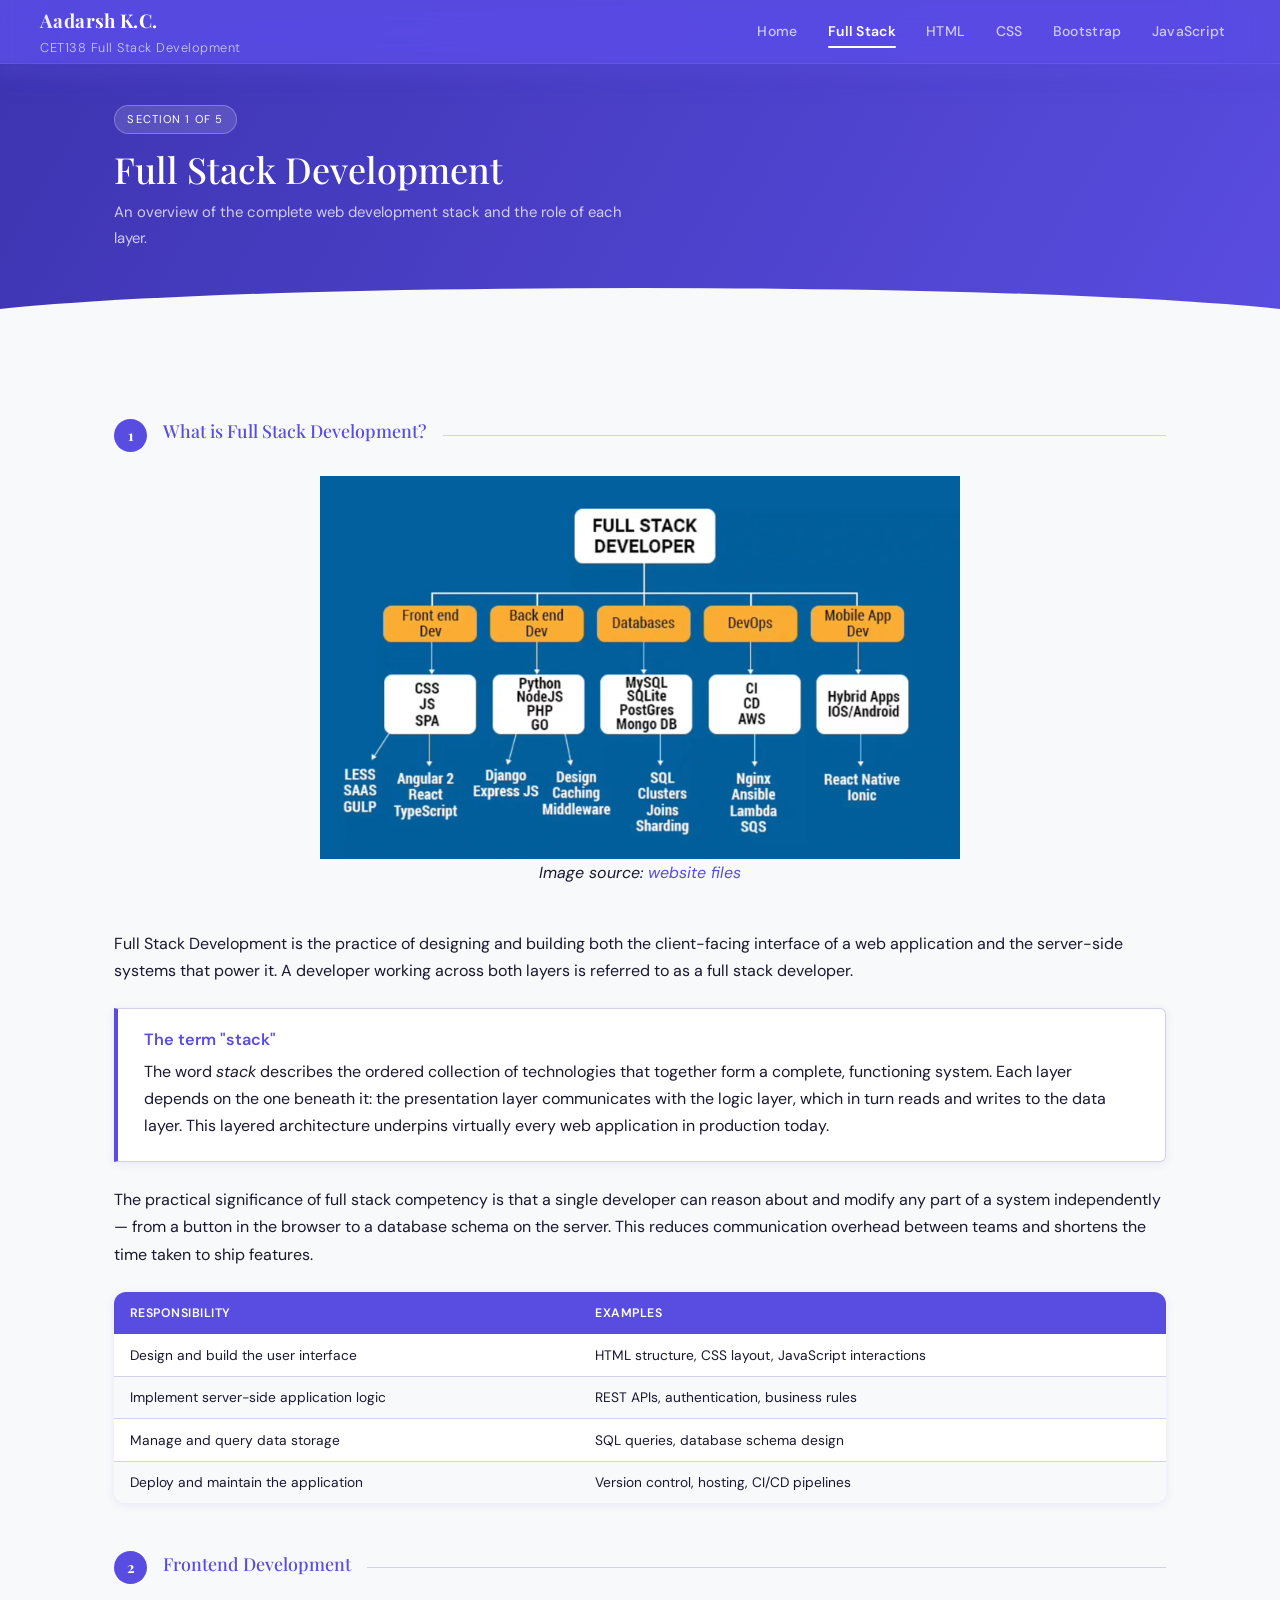
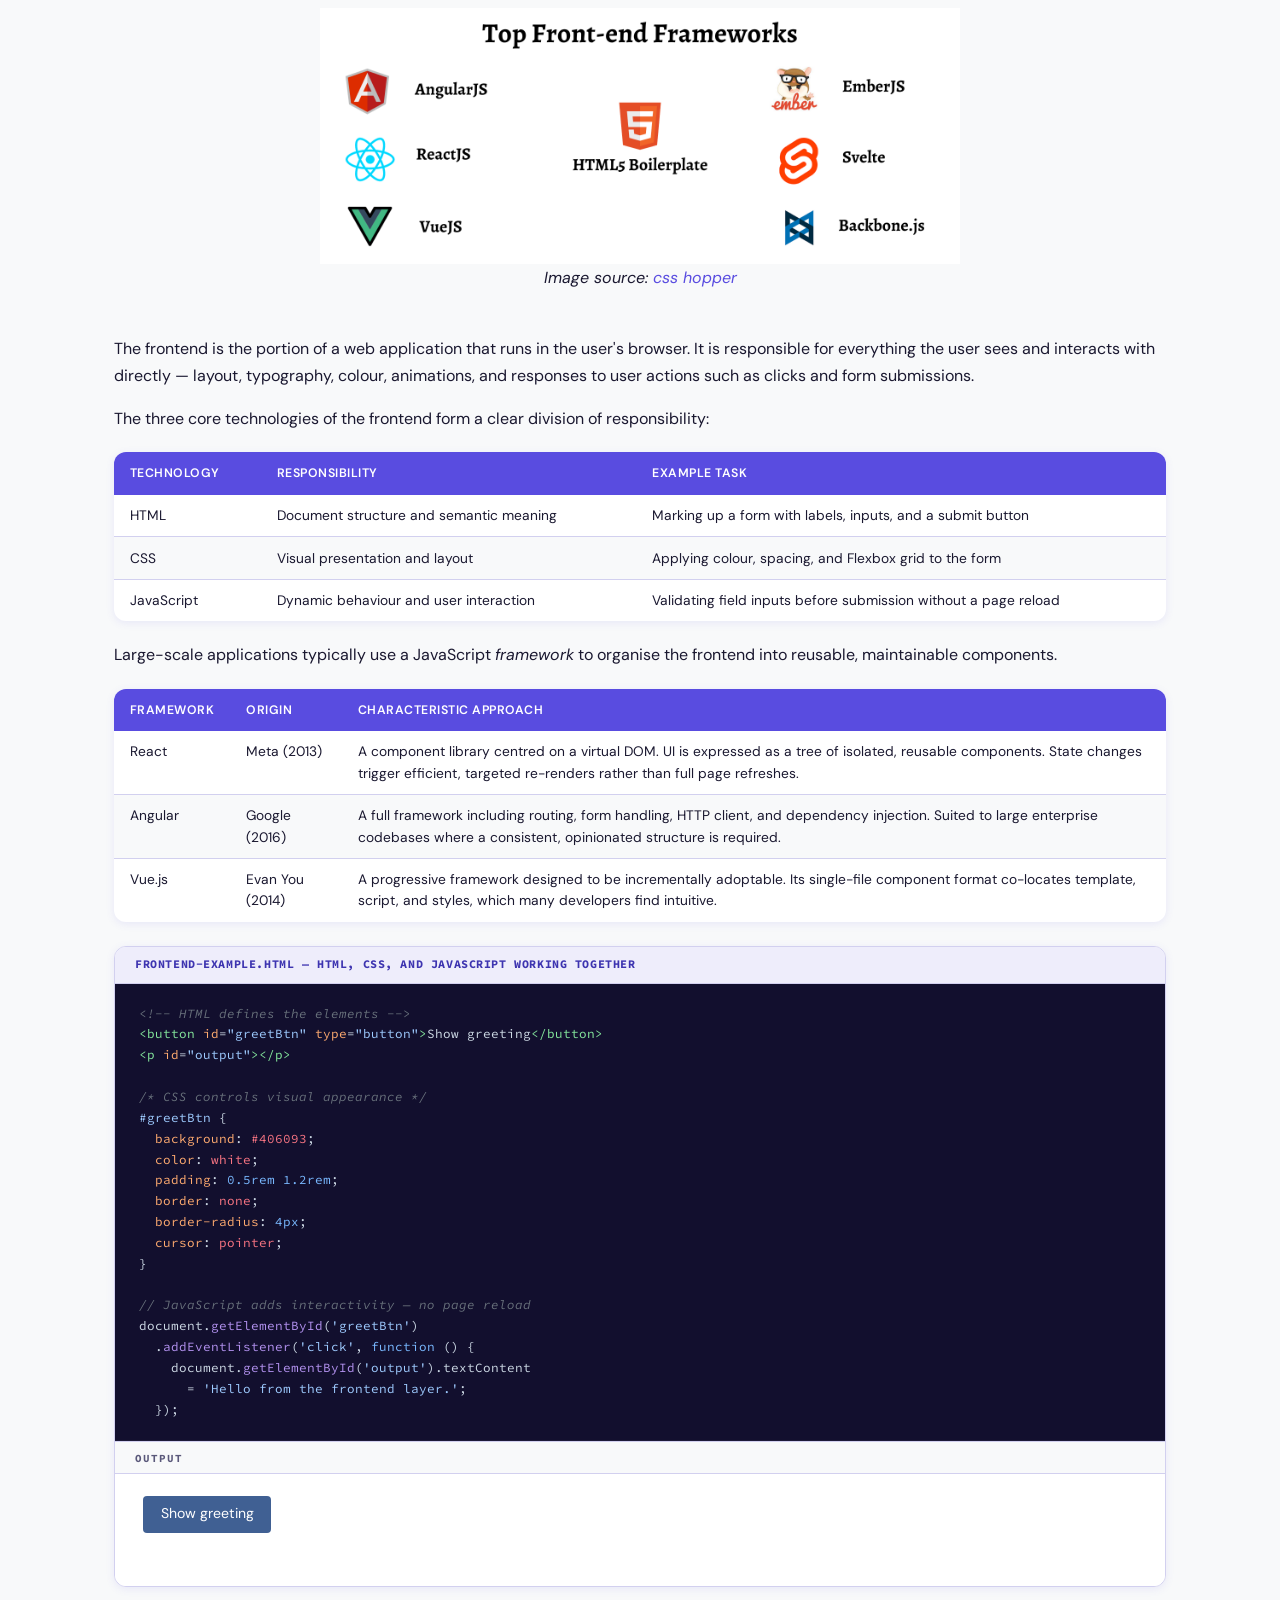
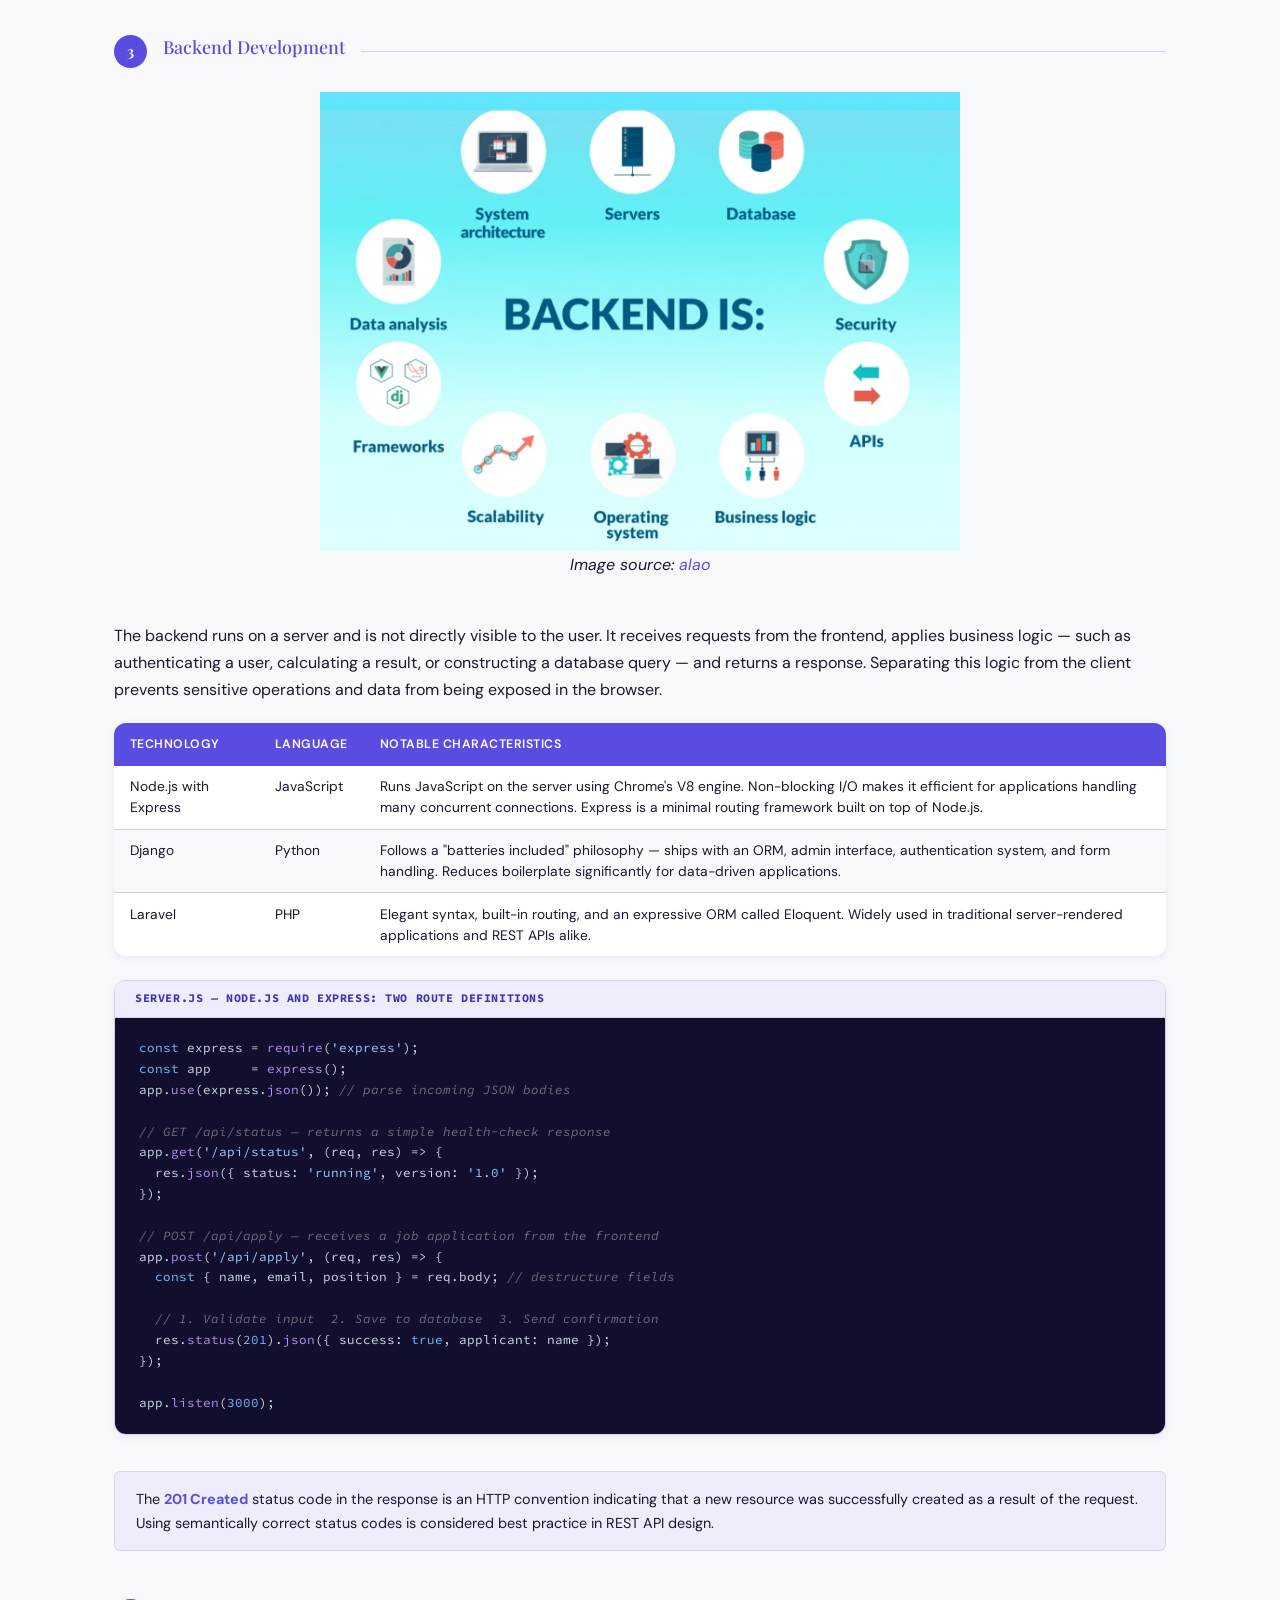
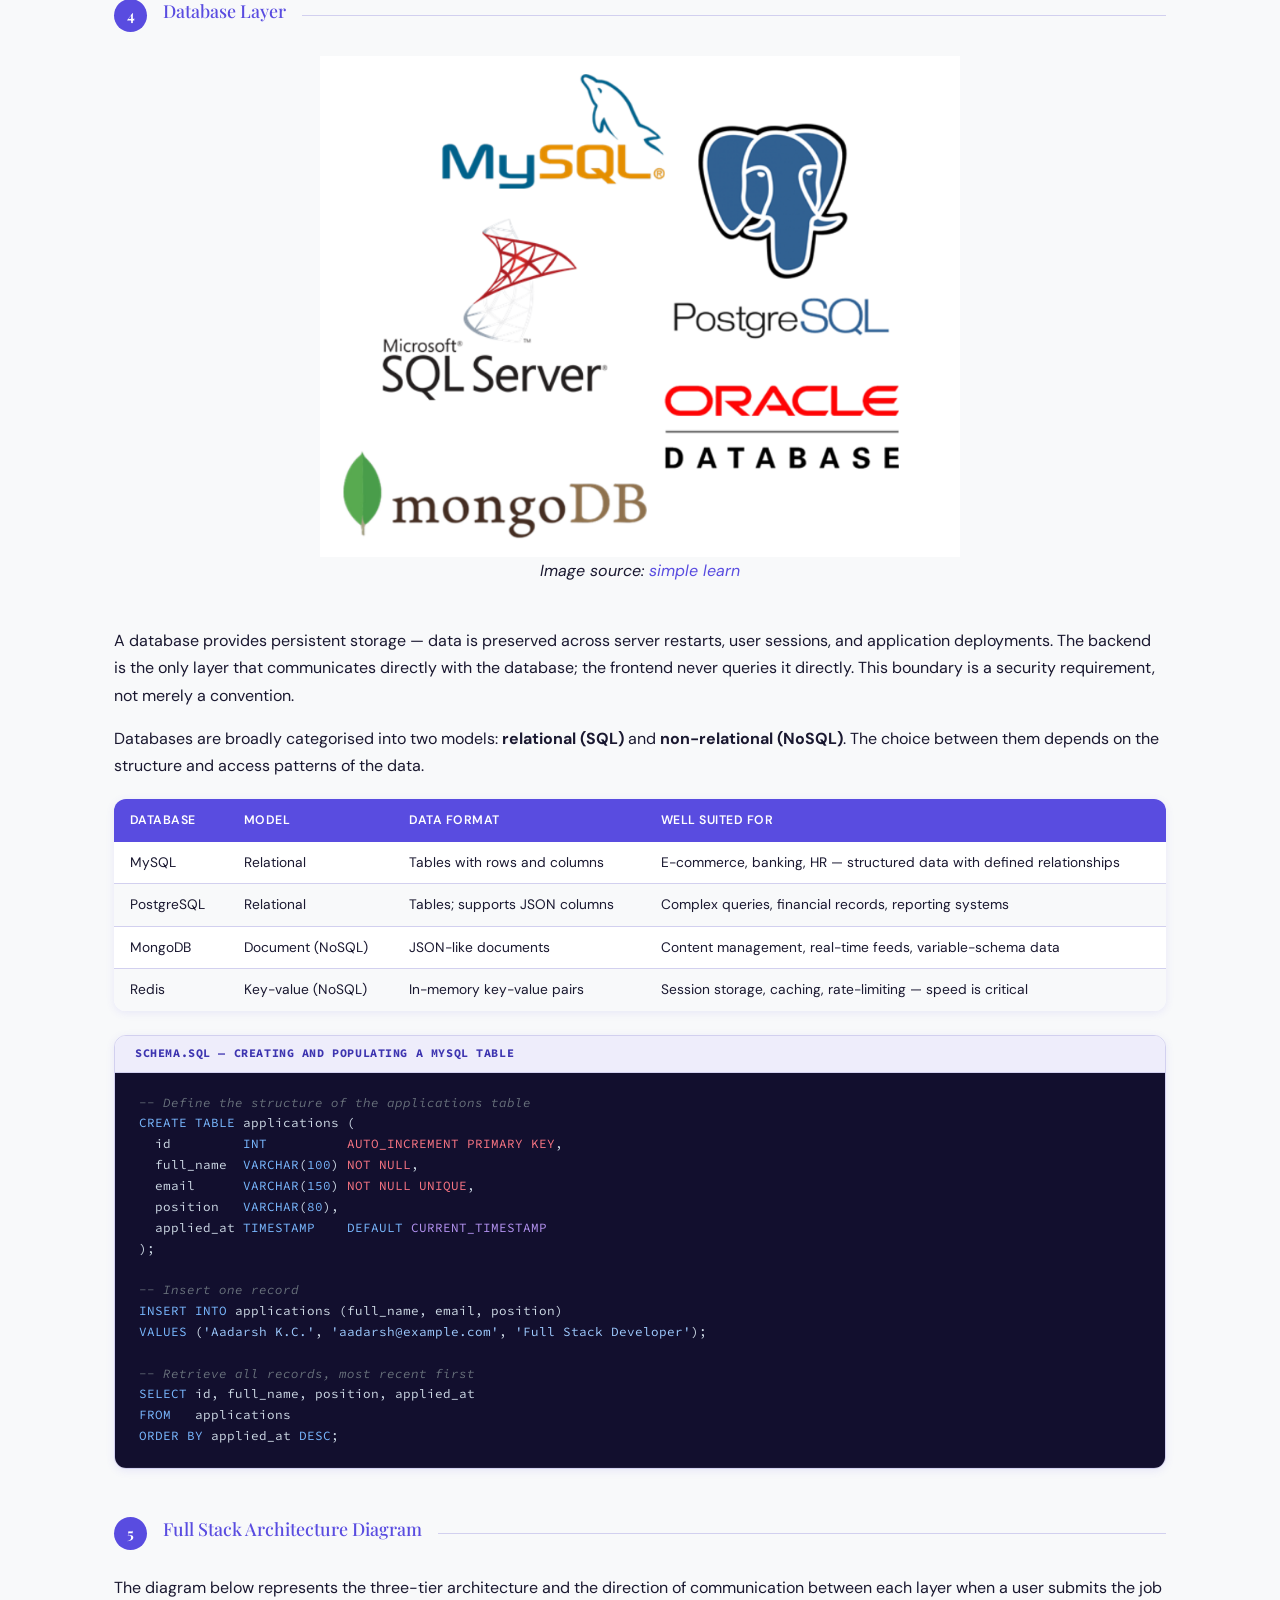
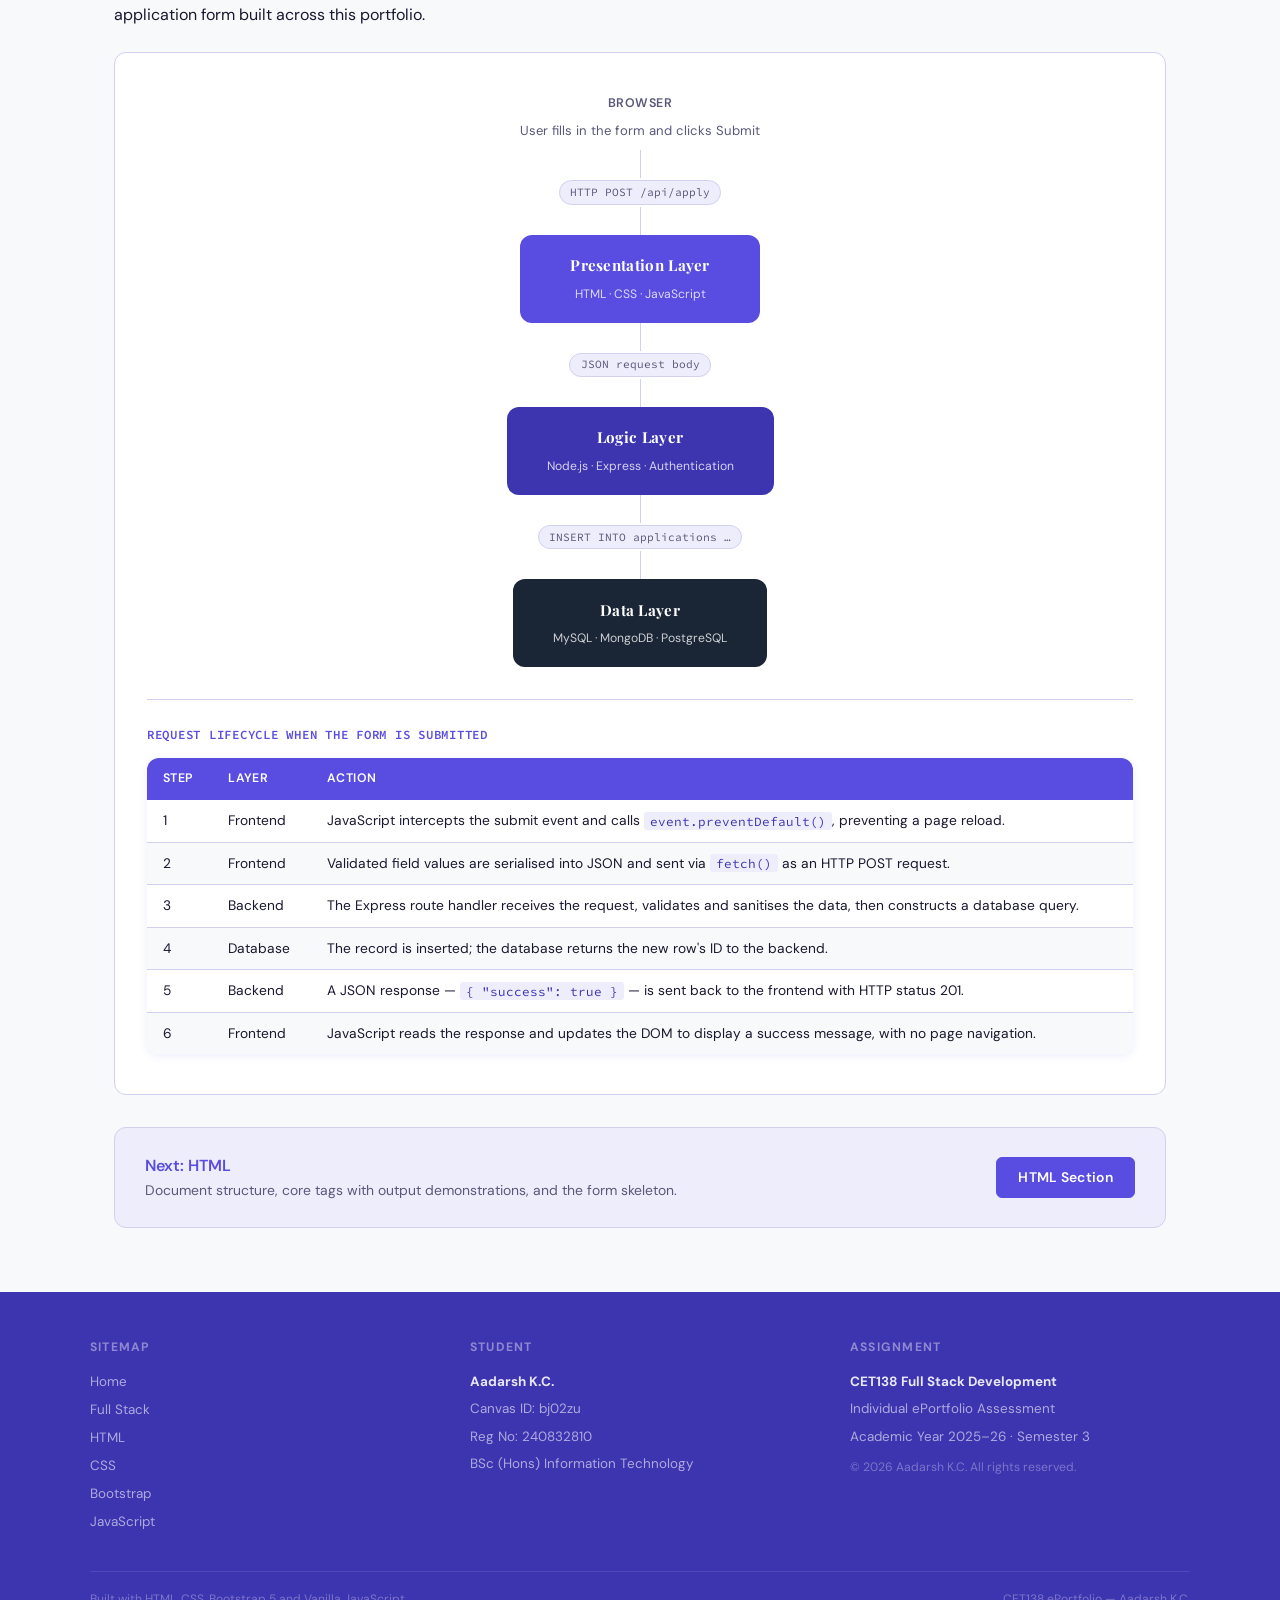
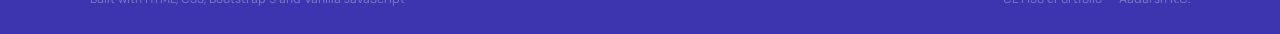
<file: fullstack.html>
<!DOCTYPE html>
<html lang="en">

<head>
  <meta charset="UTF-8" />
  <meta name="viewport" content="width=device-width, initial-scale=1.0" />
  <meta name="description" content="Full Stack Development — frontend, backend, database, and architecture." />
  <title>Full Stack | ePortfolio — Aadarsh K.C.</title>
  <link rel="stylesheet" href="https://cdn.jsdelivr.net/npm/bootstrap@5.3.2/dist/css/bootstrap.min.css" />
  <link rel="stylesheet" href="style.css" />
</head>

<body>

  <header class="site-header page-header">
    <a class="header-brand" href="index.html">Aadarsh K.C.<span>CET138 Full Stack Development</span></a>
    <button class="nav-toggle" aria-label="Toggle navigation"
      aria-expanded="false"><span></span><span></span><span></span></button>
    <nav class="site-nav" aria-label="Main navigation">
      <a href="index.html">Home</a>
      <a href="fullstack.html" class="active">Full Stack</a>
      <a href="html.html">HTML</a>
      <a href="css.html">CSS</a>
      <a href="bootstrap.html">Bootstrap</a>
      <a href="javascript.html">JavaScript</a>
    </nav>
  </header>

  <main>
    <section class="page-banner">
      <div class="container">
        <div
          style="display:inline-block;background:rgba(255,255,255,0.13);border:1px solid rgba(255,255,255,0.26);color:#fff;font-size:0.7rem;letter-spacing:0.1em;text-transform:uppercase;padding:0.24rem 0.78rem;border-radius:100px;margin-bottom:0.85rem;">
          Section 1 of 5</div>
        <h1>Full Stack Development</h1>
        <p>An overview of the complete web development stack and the role of each layer.</p>
      </div>
    </section>

    <div class="container" style="padding-top:3rem;padding-bottom:4rem;">

      <!-- 1. DEFINITION -->
      <div class="tier-divider">
        <div class="tier-number">1</div>
        <h2 class="tier-title">What is Full Stack Development?</h2>
        <div class="tier-divider-line"></div>
      </div>

      <div>
        <div style="text-align:center;margin-bottom:1rem;">
          <img src="./images/fullstack-development.png" alt="fullstack development image"
            style="width: 40rem; height: auto; margin: 0 auto;">
          <i>Image source: <a
              href="https://assets.website-files.com/6344c9cef89d6f2270a38908/638619c83623f65e588332de_b1.webp"
              target="_blank">website files</a></i>
        </div> <br>
      </div>

      <p>Full Stack Development is the practice of designing and building both the client-facing interface of a web
        application and the server-side systems that power it. A developer working across both layers is referred to as
        a full stack developer.</p>

      <div class="info-box">
        <h4>The term "stack"</h4>
        <p style="margin:0;">The word <em>stack</em> describes the ordered collection of technologies that together form
          a complete, functioning system. Each layer depends on the one beneath it: the presentation layer communicates
          with the logic layer, which in turn reads and writes to the data layer. This layered architecture underpins
          virtually every web application in production today.</p>
      </div>

      <p>The practical significance of full stack competency is that a single developer can reason about and modify any
        part of a system independently — from a button in the browser to a database schema on the server. This reduces
        communication overhead between teams and shortens the time taken to ship features.</p>

      <table class="catalog-table" style="margin-top:1.5rem;">
        <thead>
          <tr>
            <th>Responsibility</th>
            <th>Examples</th>
          </tr>
        </thead>
        <tbody>
          <tr>
            <td>Design and build the user interface</td>
            <td>HTML structure, CSS layout, JavaScript interactions</td>
          </tr>
          <tr>
            <td>Implement server-side application logic</td>
            <td>REST APIs, authentication, business rules</td>
          </tr>
          <tr>
            <td>Manage and query data storage</td>
            <td>SQL queries, database schema design</td>
          </tr>
          <tr>
            <td>Deploy and maintain the application</td>
            <td>Version control, hosting, CI/CD pipelines</td>
          </tr>
        </tbody>
      </table>

      <!-- 2. FRONTEND -->
      <div class="tier-divider" style="margin-top:3rem;">
        <div class="tier-number">2</div>
        <h2 class="tier-title">Frontend Development</h2>
        <div class="tier-divider-line"></div>
      </div>

      <div>
        <div style="text-align:center;margin-bottom:1rem;">
          <img src="./images/frontend-development.png" alt="frontend development image"
            style="width: 40rem; height: auto; margin: 0 auto;">
          <i>Image source: <a href="https://www.csschopper.com/blog/list-top-front-end-frameworks-trend/"
              target="_blank">css hopper</a></i>
        </div> <br>
      </div>

      <p>The frontend is the portion of a web application that runs in the user's browser. It is responsible for
        everything the user sees and interacts with directly — layout, typography, colour, animations, and responses to
        user actions such as clicks and form submissions.</p>

      <p>The three core technologies of the frontend form a clear division of responsibility:</p>

      <table class="catalog-table">
        <thead>
          <tr>
            <th>Technology</th>
            <th>Responsibility</th>
            <th>Example task</th>
          </tr>
        </thead>
        <tbody>
          <tr>
            <td>HTML</td>
            <td>Document structure and semantic meaning</td>
            <td>Marking up a form with labels, inputs, and a submit button</td>
          </tr>
          <tr>
            <td>CSS</td>
            <td>Visual presentation and layout</td>
            <td>Applying colour, spacing, and Flexbox grid to the form</td>
          </tr>
          <tr>
            <td>JavaScript</td>
            <td>Dynamic behaviour and user interaction</td>
            <td>Validating field inputs before submission without a page reload</td>
          </tr>
        </tbody>
      </table>

      <p style="margin-top:1.25rem;">Large-scale applications typically use a JavaScript <em>framework</em> to organise
        the frontend into reusable, maintainable components.</p>

      <table class="catalog-table">
        <thead>
          <tr>
            <th>Framework</th>
            <th>Origin</th>
            <th>Characteristic approach</th>
          </tr>
        </thead>
        <tbody>
          <tr>
            <td>React</td>
            <td>Meta (2013)</td>
            <td>A component library centred on a virtual DOM. UI is expressed as a tree of isolated, reusable
              components. State changes trigger efficient, targeted re-renders rather than full page refreshes.</td>
          </tr>
          <tr>
            <td>Angular</td>
            <td>Google (2016)</td>
            <td>A full framework including routing, form handling, HTTP client, and dependency injection. Suited to
              large enterprise codebases where a consistent, opinionated structure is required.</td>
          </tr>
          <tr>
            <td>Vue.js</td>
            <td>Evan You (2014)</td>
            <td>A progressive framework designed to be incrementally adoptable. Its single-file component format
              co-locates template, script, and styles, which many developers find intuitive.</td>
          </tr>
        </tbody>
      </table>

      <div class="ex-block" style="margin-top:1.5rem;">
        <div class="ex-title">frontend-example.html — HTML, CSS, and JavaScript working together</div>
        <div class="ex-code">
          <pre><code><span class="cm">&lt;!-- HTML defines the elements --&gt;</span>
<span class="tg">&lt;button</span> <span class="at">id</span>=<span class="st">"greetBtn"</span> <span class="at">type</span>=<span class="st">"button"</span><span class="tg">&gt;</span>Show greeting<span class="tg">&lt;/button&gt;</span>
<span class="tg">&lt;p</span> <span class="at">id</span>=<span class="st">"output"</span><span class="tg">&gt;&lt;/p&gt;</span>

<span class="cm">/* CSS controls visual appearance */</span>
<span class="sl">#greetBtn</span> {
  <span class="pr">background</span>: <span class="vl">#406093</span>;
  <span class="pr">color</span>: <span class="vl">white</span>;
  <span class="pr">padding</span>: <span class="nm">0.5rem 1.2rem</span>;
  <span class="pr">border</span>: <span class="vl">none</span>;
  <span class="pr">border-radius</span>: <span class="nm">4px</span>;
  <span class="pr">cursor</span>: <span class="vl">pointer</span>;
}

<span class="cm">// JavaScript adds interactivity — no page reload</span>
document.<span class="fn">getElementById</span>(<span class="st">'greetBtn'</span>)
  .<span class="fn">addEventListener</span>(<span class="st">'click'</span>, <span class="kw">function</span> () {
    document.<span class="fn">getElementById</span>(<span class="st">'output'</span>).textContent
      = <span class="st">'Hello from the frontend layer.'</span>;
  });</code></pre>
        </div>
        <div class="ex-output">
          <div class="ex-output-title">Output</div>
          <div class="ex-output-body">
            <button id="greetBtn"
              onclick="document.getElementById('greetOut').textContent='Hello from the frontend layer.';"
              style="background:#406093;color:#fff;padding:0.42rem 1.1rem;border:none;border-radius:4px;cursor:pointer;font-size:0.88rem;font-family:inherit;">Show
              greeting</button>
            <p id="greetOut" style="margin:0.65rem 0 0;font-size:0.92rem;color:#1a2535;min-height:1.4em;"></p>
          </div>
        </div>
      </div>

      <!-- 3. BACKEND -->
      <div class="tier-divider" style="margin-top:3rem;">
        <div class="tier-number">3</div>
        <h2 class="tier-title">Backend Development</h2>
        <div class="tier-divider-line"></div>
      </div>

      <div>
        <div style="text-align:center;margin-bottom:1rem;">
          <img src="./images/backend-development.png" alt="backend development image"
            style="width: 40rem; height: auto; margin: 0 auto;">
          <i>Image source: <a href="https://aloa.co/blog/back-end-developer" target="_blank">alao</a></i>
        </div> <br>
      </div>

      <p>The backend runs on a server and is not directly visible to the user. It receives requests from the frontend,
        applies business logic — such as authenticating a user, calculating a result, or constructing a database query
        — and returns a response. Separating this logic from the client prevents sensitive operations and data from
        being exposed in the browser.</p>

      <table class="catalog-table">
        <thead>
          <tr>
            <th>Technology</th>
            <th>Language</th>
            <th>Notable characteristics</th>
          </tr>
        </thead>
        <tbody>
          <tr>
            <td>Node.js with Express</td>
            <td>JavaScript</td>
            <td>Runs JavaScript on the server using Chrome's V8 engine. Non-blocking I/O makes it efficient for
              applications handling many concurrent connections. Express is a minimal routing framework built on top
              of Node.js.</td>
          </tr>
          <tr>
            <td>Django</td>
            <td>Python</td>
            <td>Follows a "batteries included" philosophy — ships with an ORM, admin interface, authentication system,
              and form handling. Reduces boilerplate significantly for data-driven applications.</td>
          </tr>
          <tr>
            <td>Laravel</td>
            <td>PHP</td>
            <td>Elegant syntax, built-in routing, and an expressive ORM called Eloquent. Widely used in traditional
              server-rendered applications and REST APIs alike.</td>
          </tr>
        </tbody>
      </table>

      <div class="ex-block" style="margin-top:1.5rem;">
        <div class="ex-title">server.js — Node.js and Express: two route definitions</div>
        <div class="ex-code">
          <pre><code><span class="kw">const</span> express = <span class="fn">require</span>(<span class="st">'express'</span>);
<span class="kw">const</span> app     = <span class="fn">express</span>();
app.<span class="fn">use</span>(express.<span class="fn">json</span>()); <span class="cm">// parse incoming JSON bodies</span>

<span class="cm">// GET /api/status — returns a simple health-check response</span>
app.<span class="fn">get</span>(<span class="st">'/api/status'</span>, (req, res) =&gt; {
  res.<span class="fn">json</span>({ status: <span class="st">'running'</span>, version: <span class="st">'1.0'</span> });
});

<span class="cm">// POST /api/apply — receives a job application from the frontend</span>
app.<span class="fn">post</span>(<span class="st">'/api/apply'</span>, (req, res) =&gt; {
  <span class="kw">const</span> { name, email, position } = req.body; <span class="cm">// destructure fields</span>

  <span class="cm">// 1. Validate input  2. Save to database  3. Send confirmation</span>
  res.<span class="fn">status</span>(<span class="nm">201</span>).<span class="fn">json</span>({ success: <span class="kw">true</span>, applicant: name });
});

app.<span class="fn">listen</span>(<span class="nm">3000</span>);</code></pre>
        </div>
      </div>

      <div class="tip-box">The <strong>201 Created</strong> status code in the response is an HTTP convention
        indicating that a new resource was successfully created as a result of the request. Using semantically correct
        status codes is considered best practice in REST API design.</div>

      <!-- 4. DATABASE -->
      <div class="tier-divider" style="margin-top:3rem;">
        <div class="tier-number">4</div>
        <h2 class="tier-title">Database Layer</h2>
        <div class="tier-divider-line"></div>
      </div>

      <div>
        <div style="text-align:center;margin-bottom:1rem;">
          <img src="./images/database-image.png" alt="database image"
            style="width: 40rem; height: auto; margin: 0 auto;">
          <i>Image source: <a
              href="https://www.simplilearn.com/tutorials/programming-tutorial/what-is-backend-development"
              target="_blank">simple learn</a></i>
        </div> <br>
      </div>

      <p>A database provides persistent storage — data is preserved across server restarts, user sessions, and
        application deployments. The backend is the only layer that communicates directly with the database; the
        frontend never queries it directly. This boundary is a security requirement, not merely a convention.</p>

      <p>Databases are broadly categorised into two models: <strong>relational (SQL)</strong> and
        <strong>non-relational (NoSQL)</strong>. The choice between them depends on the structure and access patterns
        of the data.
      </p>

      <table class="catalog-table">
        <thead>
          <tr>
            <th>Database</th>
            <th>Model</th>
            <th>Data format</th>
            <th>Well suited for</th>
          </tr>
        </thead>
        <tbody>
          <tr>
            <td>MySQL</td>
            <td>Relational</td>
            <td>Tables with rows and columns</td>
            <td>E-commerce, banking, HR — structured data with defined relationships</td>
          </tr>
          <tr>
            <td>PostgreSQL</td>
            <td>Relational</td>
            <td>Tables; supports JSON columns</td>
            <td>Complex queries, financial records, reporting systems</td>
          </tr>
          <tr>
            <td>MongoDB</td>
            <td>Document (NoSQL)</td>
            <td>JSON-like documents</td>
            <td>Content management, real-time feeds, variable-schema data</td>
          </tr>
          <tr>
            <td>Redis</td>
            <td>Key-value (NoSQL)</td>
            <td>In-memory key-value pairs</td>
            <td>Session storage, caching, rate-limiting — speed is critical</td>
          </tr>
        </tbody>
      </table>

      <div class="ex-block" style="margin-top:1.5rem;">
        <div class="ex-title">schema.sql — creating and populating a MySQL table</div>
        <div class="ex-code">
          <pre><code><span class="cm">-- Define the structure of the applications table</span>
<span class="kw">CREATE TABLE</span> applications (
  id         <span class="kw">INT</span>          <span class="vl">AUTO_INCREMENT PRIMARY KEY</span>,
  full_name  <span class="kw">VARCHAR</span>(<span class="nm">100</span>) <span class="vl">NOT NULL</span>,
  email      <span class="kw">VARCHAR</span>(<span class="nm">150</span>) <span class="vl">NOT NULL UNIQUE</span>,
  position   <span class="kw">VARCHAR</span>(<span class="nm">80</span>),
  applied_at <span class="kw">TIMESTAMP</span>    <span class="kw">DEFAULT</span> <span class="fn">CURRENT_TIMESTAMP</span>
);

<span class="cm">-- Insert one record</span>
<span class="kw">INSERT INTO</span> applications (full_name, email, position)
<span class="kw">VALUES</span> (<span class="st">'Aadarsh K.C.'</span>, <span class="st">'aadarsh@example.com'</span>, <span class="st">'Full Stack Developer'</span>);

<span class="cm">-- Retrieve all records, most recent first</span>
<span class="kw">SELECT</span> id, full_name, position, applied_at
<span class="kw">FROM</span>   applications
<span class="kw">ORDER BY</span> applied_at <span class="kw">DESC</span>;</code></pre>
        </div>
      </div>

      <!-- 5. ARCHITECTURE DIAGRAM -->
      <div class="tier-divider" style="margin-top:3rem;">
        <div class="tier-number">5</div>
        <h2 class="tier-title">Full Stack Architecture Diagram</h2>
        <div class="tier-divider-line"></div>
      </div>

      <p>The diagram below represents the three-tier architecture and the direction of communication between each
        layer when a user submits the job application form built across this portfolio.</p>

      <div
        style="background:var(--white);border:1px solid var(--border);border-radius:var(--radius-lg);padding:2.5rem 2rem;margin:1.5rem 0;">
        <div style="display:flex;flex-direction:column;align-items:center;gap:0;">

          <!-- Browser -->
          <div style="text-align:center;margin-bottom:0.5rem;">
            <div
              style="font-size:0.78rem;font-weight:600;color:var(--text-muted);letter-spacing:0.04em;text-transform:uppercase;margin-bottom:0.35rem;">
              Browser</div>
            <div style="font-size:0.82rem;color:var(--text-muted);">User fills in the form and clicks Submit</div>
          </div>

          <div style="width:1px;height:28px;background:var(--border);"></div>
          <div
            style="font-size:0.7rem;font-family:var(--font-mono);color:var(--text-muted);background:var(--navy-pale);border:1px solid var(--border);padding:0.1rem 0.65rem;border-radius:100px;margin:2px 0;">
            HTTP POST /api/apply</div>
          <div style="width:1px;height:28px;background:var(--border);"></div>

          <!-- Frontend -->
          <div
            style="background:var(--navy);color:#fff;border-radius:var(--radius-lg);padding:1.15rem 2.5rem;min-width:240px;text-align:center;">
            <div
              style="font-family:var(--font-display);font-size:0.95rem;font-weight:700;letter-spacing:0.02em;margin-bottom:0.3rem;">
              Presentation Layer</div>
            <div style="font-size:0.76rem;opacity:0.78;">HTML · CSS · JavaScript</div>
          </div>

          <div style="width:1px;height:28px;background:var(--border);"></div>
          <div
            style="font-size:0.7rem;font-family:var(--font-mono);color:var(--text-muted);background:var(--navy-pale);border:1px solid var(--border);padding:0.1rem 0.65rem;border-radius:100px;margin:2px 0;">
            JSON request body</div>
          <div style="width:1px;height:28px;background:var(--border);"></div>

          <!-- Backend -->
          <div
            style="background:var(--navy-dark);color:#fff;border-radius:var(--radius-lg);padding:1.15rem 2.5rem;min-width:240px;text-align:center;">
            <div
              style="font-family:var(--font-display);font-size:0.95rem;font-weight:700;letter-spacing:0.02em;margin-bottom:0.3rem;">
              Logic Layer</div>
            <div style="font-size:0.76rem;opacity:0.78;">Node.js · Express · Authentication</div>
          </div>

          <div style="width:1px;height:28px;background:var(--border);"></div>
          <div
            style="font-size:0.7rem;font-family:var(--font-mono);color:var(--text-muted);background:var(--navy-pale);border:1px solid var(--border);padding:0.1rem 0.65rem;border-radius:100px;margin:2px 0;">
            INSERT INTO applications …</div>
          <div style="width:1px;height:28px;background:var(--border);"></div>

          <!-- Database -->
          <div
            style="background:#1a2535;color:#fff;border-radius:var(--radius-lg);padding:1.15rem 2.5rem;min-width:240px;text-align:center;">
            <div
              style="font-family:var(--font-display);font-size:0.95rem;font-weight:700;letter-spacing:0.02em;margin-bottom:0.3rem;">
              Data Layer</div>
            <div style="font-size:0.76rem;opacity:0.78;">MySQL · MongoDB · PostgreSQL</div>
          </div>
        </div>

        <!-- Request lifecycle table -->
        <div style="margin-top:2rem;border-top:1px solid var(--border);padding-top:1.5rem;">
          <p
            style="font-size:0.78rem;font-weight:600;color:var(--navy);margin-bottom:0.75rem;text-transform:uppercase;letter-spacing:0.06em;font-family:var(--font-mono);">
            Request lifecycle when the form is submitted</p>
          <table class="catalog-table" style="margin:0;">
            <thead>
              <tr>
                <th>Step</th>
                <th>Layer</th>
                <th>Action</th>
              </tr>
            </thead>
            <tbody>
              <tr>
                <td>1</td>
                <td>Frontend</td>
                <td>JavaScript intercepts the submit event and calls <code>event.preventDefault()</code>, preventing a
                  page reload.</td>
              </tr>
              <tr>
                <td>2</td>
                <td>Frontend</td>
                <td>Validated field values are serialised into JSON and sent via <code>fetch()</code> as an HTTP POST
                  request.</td>
              </tr>
              <tr>
                <td>3</td>
                <td>Backend</td>
                <td>The Express route handler receives the request, validates and sanitises the data, then constructs
                  a database query.</td>
              </tr>
              <tr>
                <td>4</td>
                <td>Database</td>
                <td>The record is inserted; the database returns the new row's ID to the backend.</td>
              </tr>
              <tr>
                <td>5</td>
                <td>Backend</td>
                <td>A JSON response — <code>{ "success": true }</code> — is sent back to the frontend with HTTP status
                  201.</td>
              </tr>
              <tr>
                <td>6</td>
                <td>Frontend</td>
                <td>JavaScript reads the response and updates the DOM to display a success message, with no page
                  navigation.</td>
              </tr>
            </tbody>
          </table>
        </div>
      </div>

      <div
        style="background:var(--navy-pale);border:1px solid var(--border);border-radius:var(--radius-lg);padding:1.5rem 1.85rem;display:flex;justify-content:space-between;align-items:center;flex-wrap:wrap;gap:1rem;margin-top:2rem;">
        <div>
          <p style="margin:0;font-weight:600;color:var(--navy);">Next: HTML</p>
          <p style="margin:0;font-size:0.87rem;color:var(--text-muted);">Document structure, core tags with output
            demonstrations, and the form skeleton.</p>
        </div>
        <a href="html.html" class="btn btn-primary">HTML Section</a>
      </div>

    </div>
  </main>

  <footer class="site-footer" role="contentinfo">
    <div class="footer-grid">
      <div class="footer-col">
        <h5>Sitemap</h5><a href="index.html">Home</a><a href="fullstack.html">Full Stack</a><a
          href="html.html">HTML</a><a href="css.html">CSS</a><a href="bootstrap.html">Bootstrap</a><a
          href="javascript.html">JavaScript</a>
      </div>
      <div class="footer-col">
        <h5>Student</h5>
        <p><strong>Aadarsh K.C.</strong></p>
        <p>Canvas ID: bj02zu</p>
        <p>Reg No: 240832810</p>
        <p>BSc (Hons) Information Technology</p>
      </div>
      <div class="footer-col">
        <h5>Assignment</h5>
        <p><strong>CET138 Full Stack Development</strong></p>
        <p>Individual ePortfolio Assessment</p>
        <p>Academic Year 2025–26 · Semester 3</p>
        <p style="margin-top:0.5rem;font-size:0.76rem;color:rgba(255,255,255,0.32);">&copy; 2026 Aadarsh K.C. All rights
          reserved.</p>
      </div>
    </div>
    <div class="footer-bottom"><span>Built with HTML, CSS, Bootstrap 5 and Vanilla JavaScript</span><span>CET138
        ePortfolio — Aadarsh K.C.</span></div>
  </footer>
  <script src="https://cdn.jsdelivr.net/npm/bootstrap@5.3.2/dist/js/bootstrap.bundle.min.js"></script>
  <script src="script.js"></script>
</body>

</html>
</file>
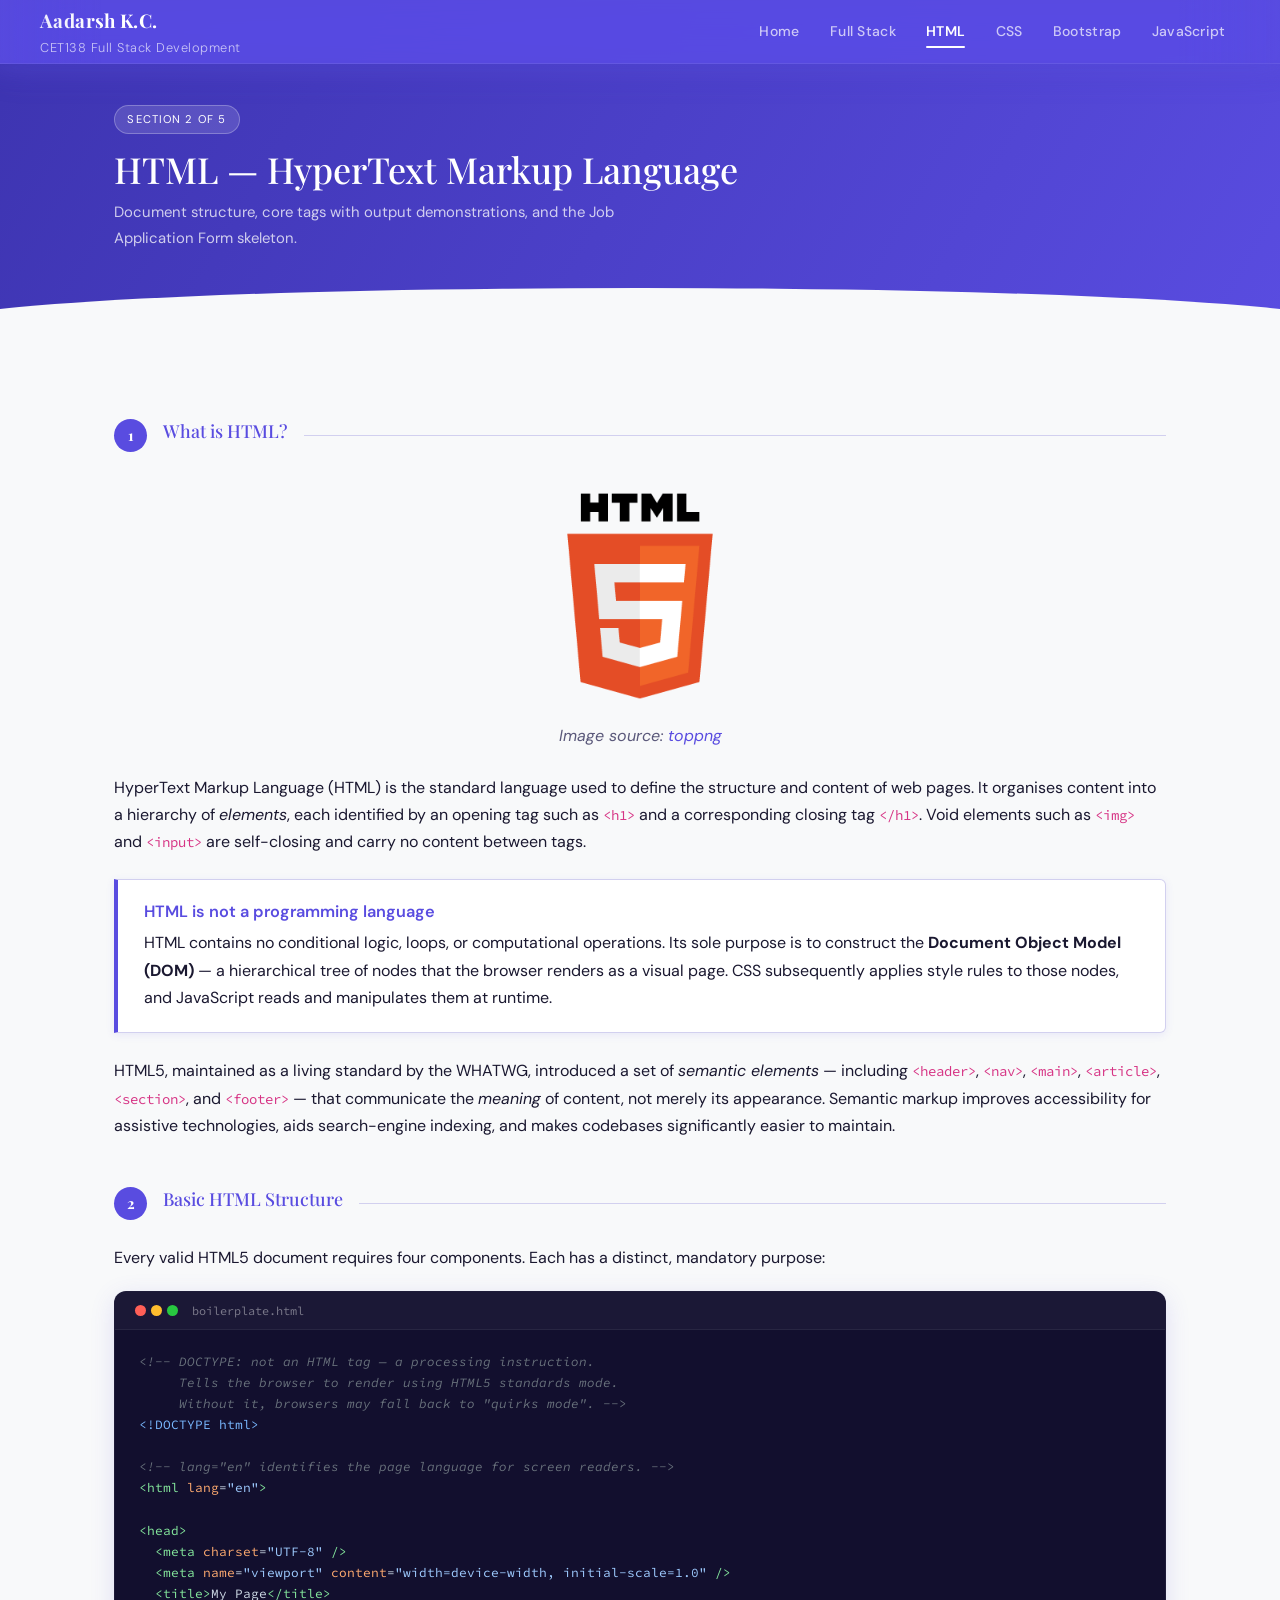
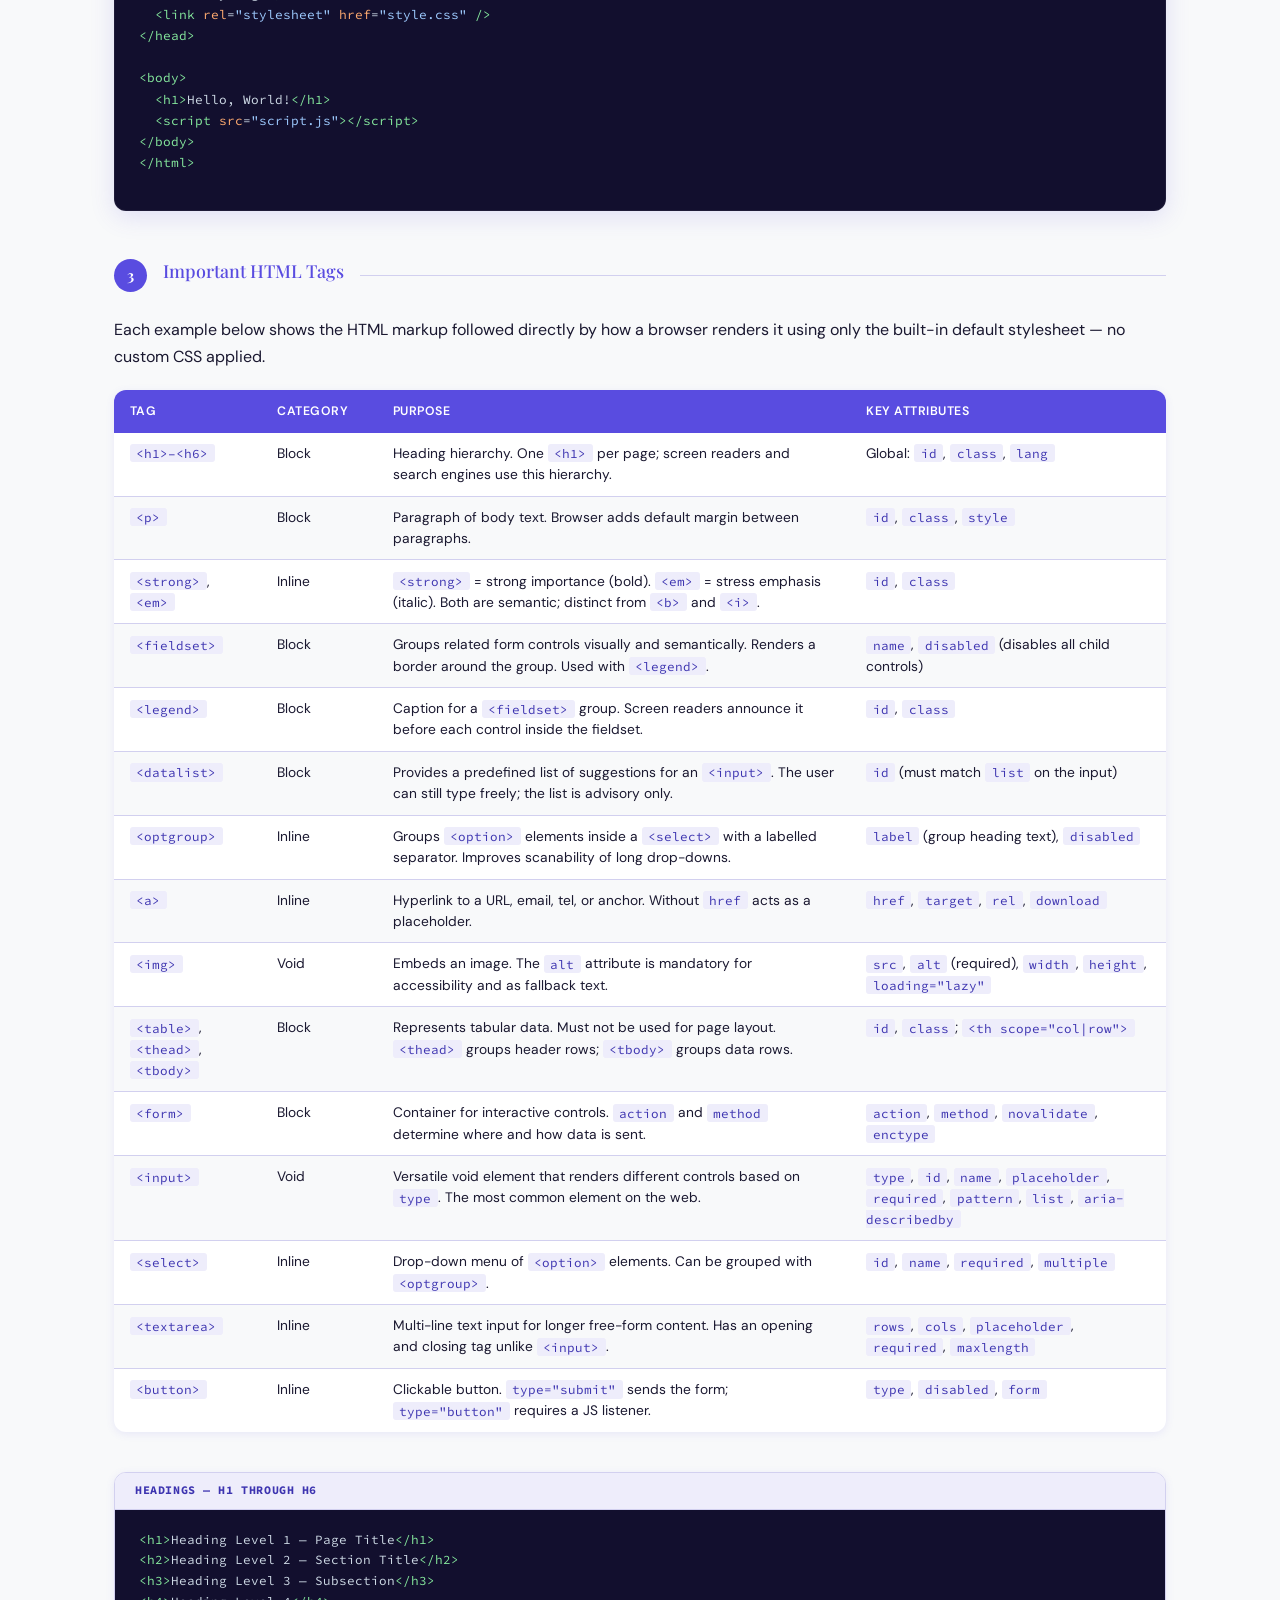
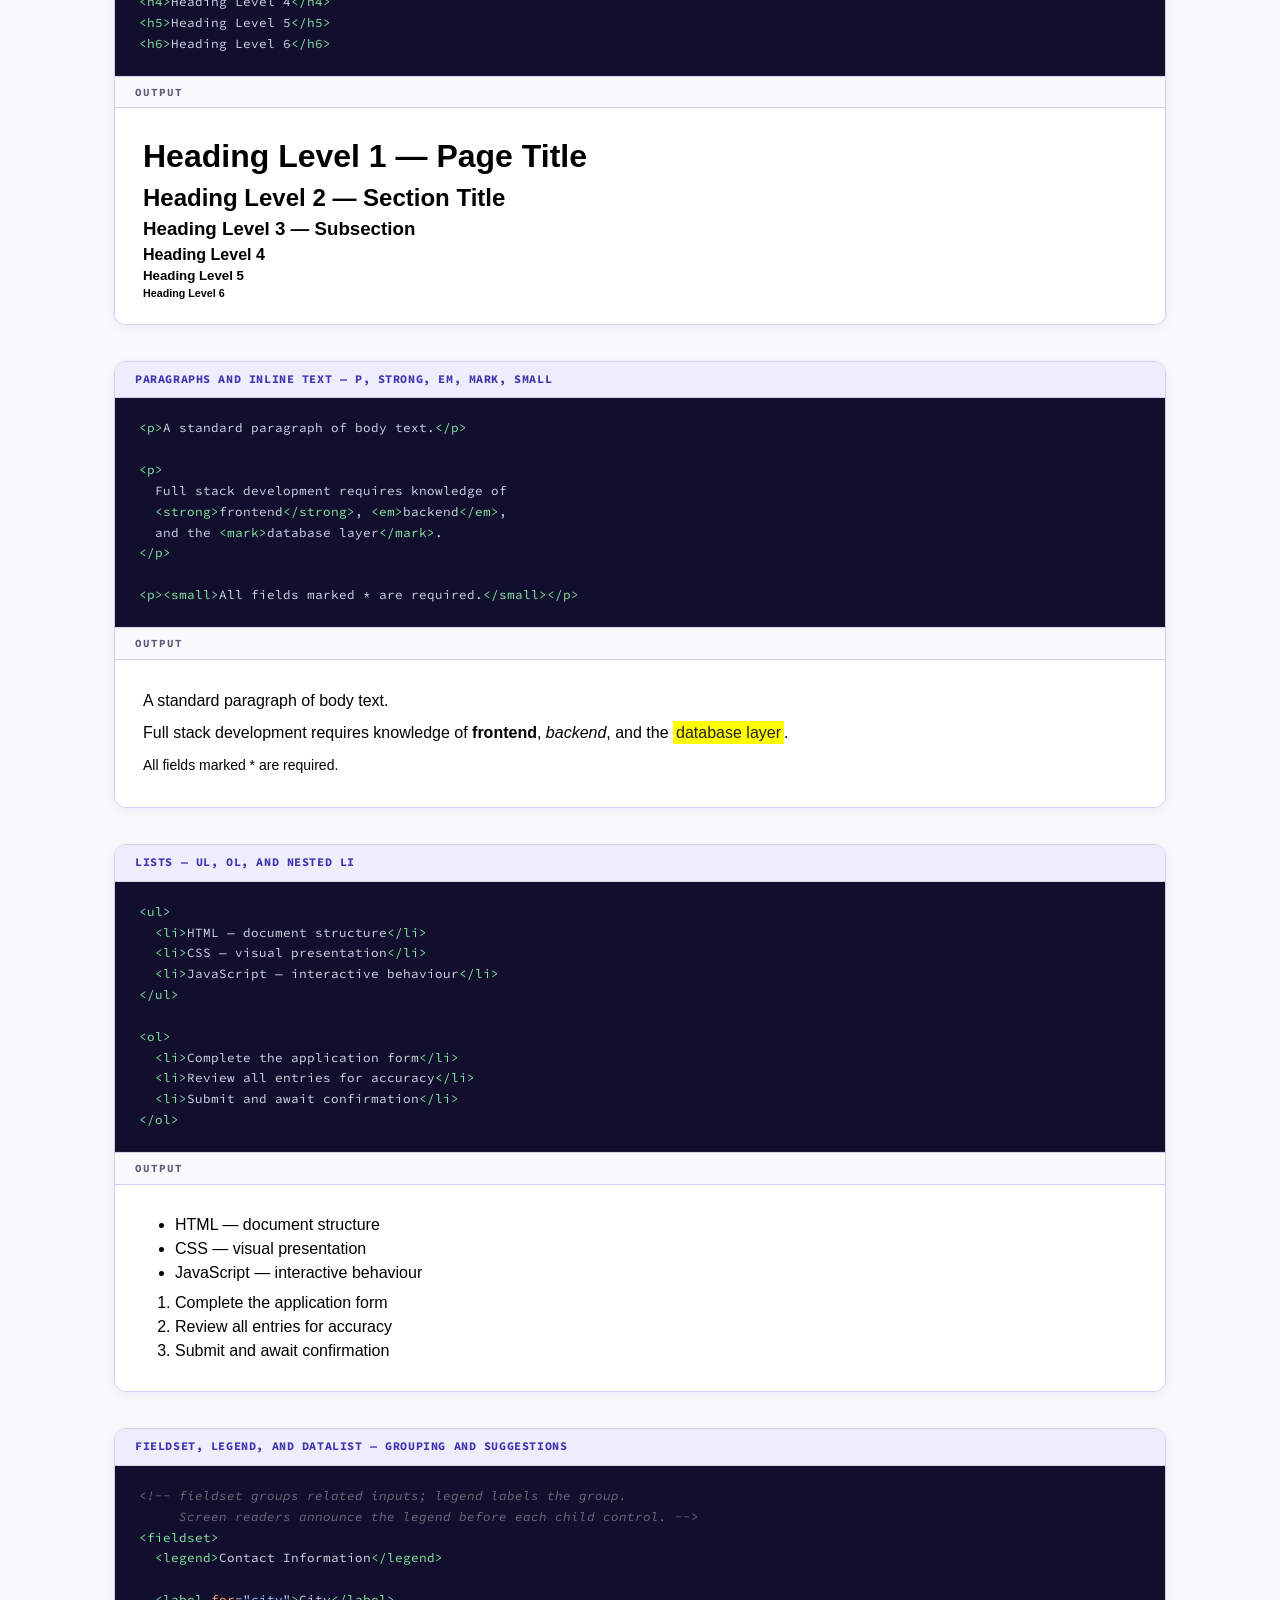
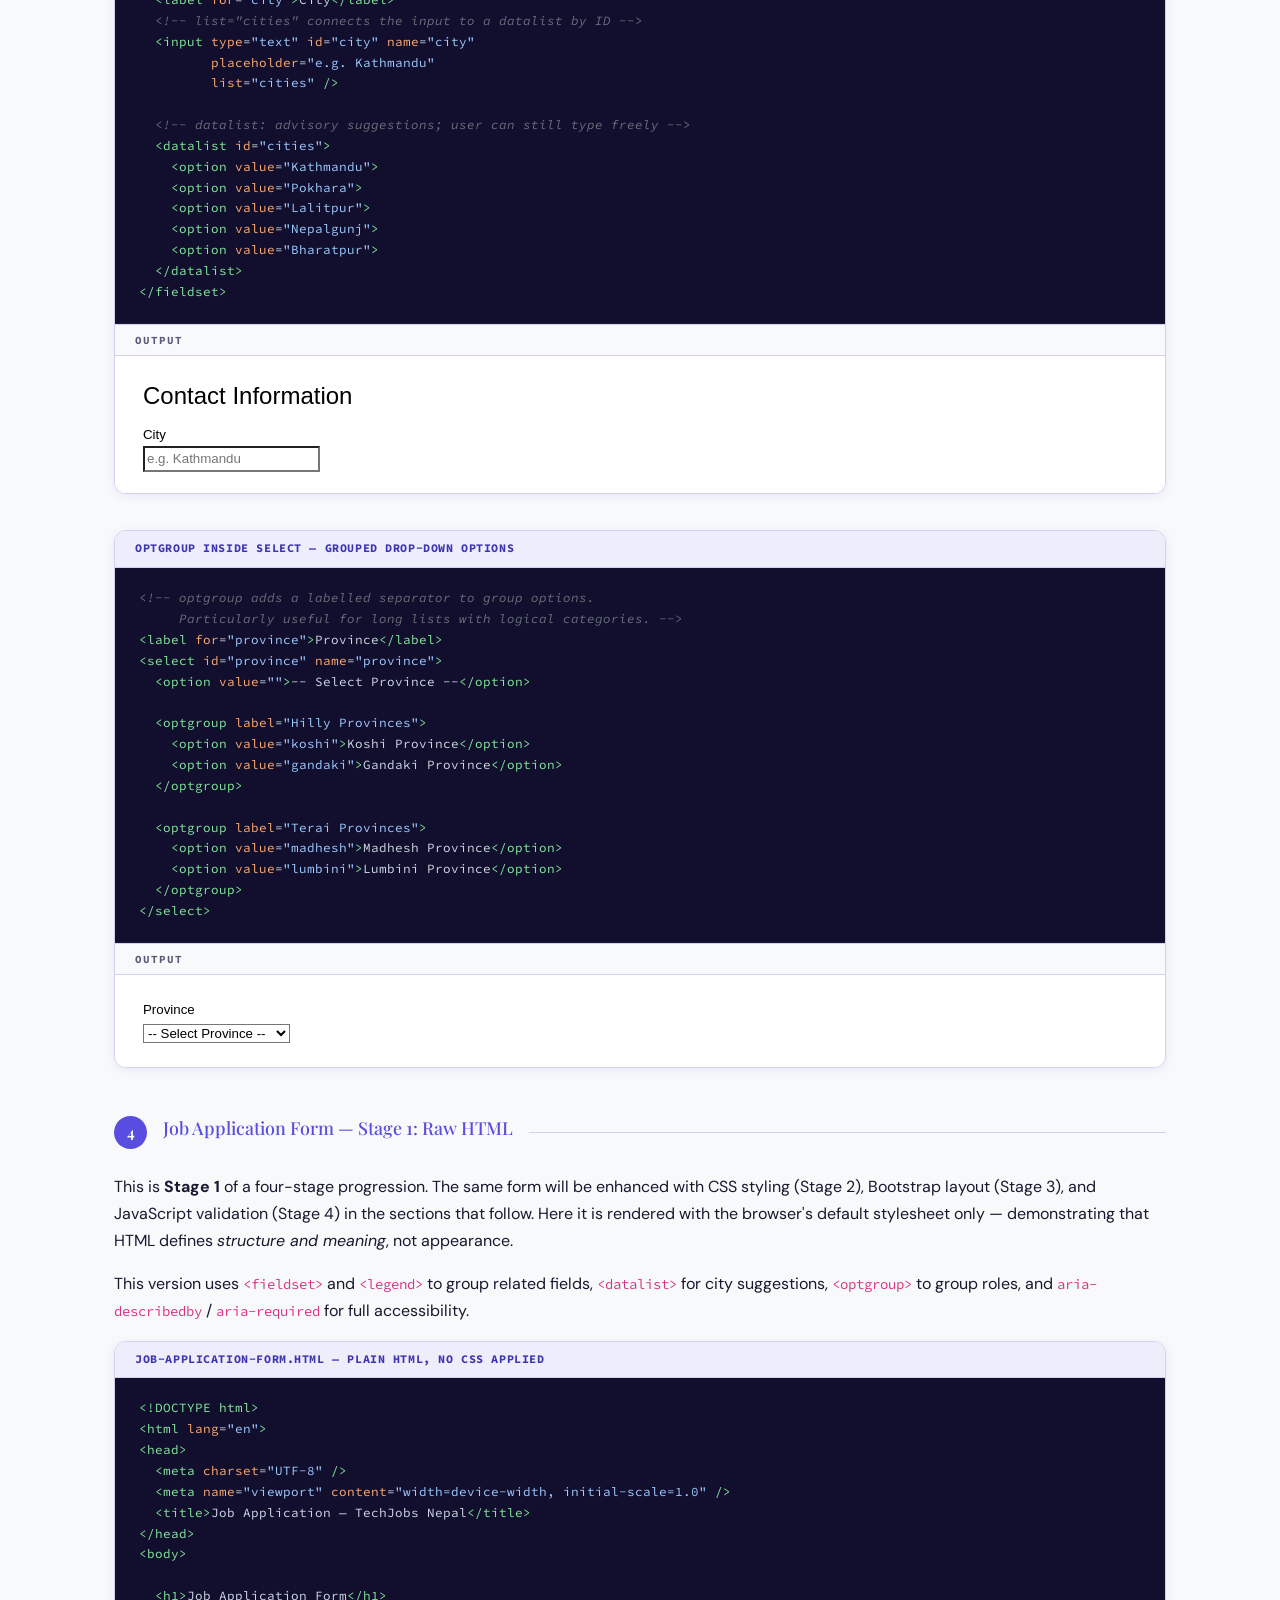
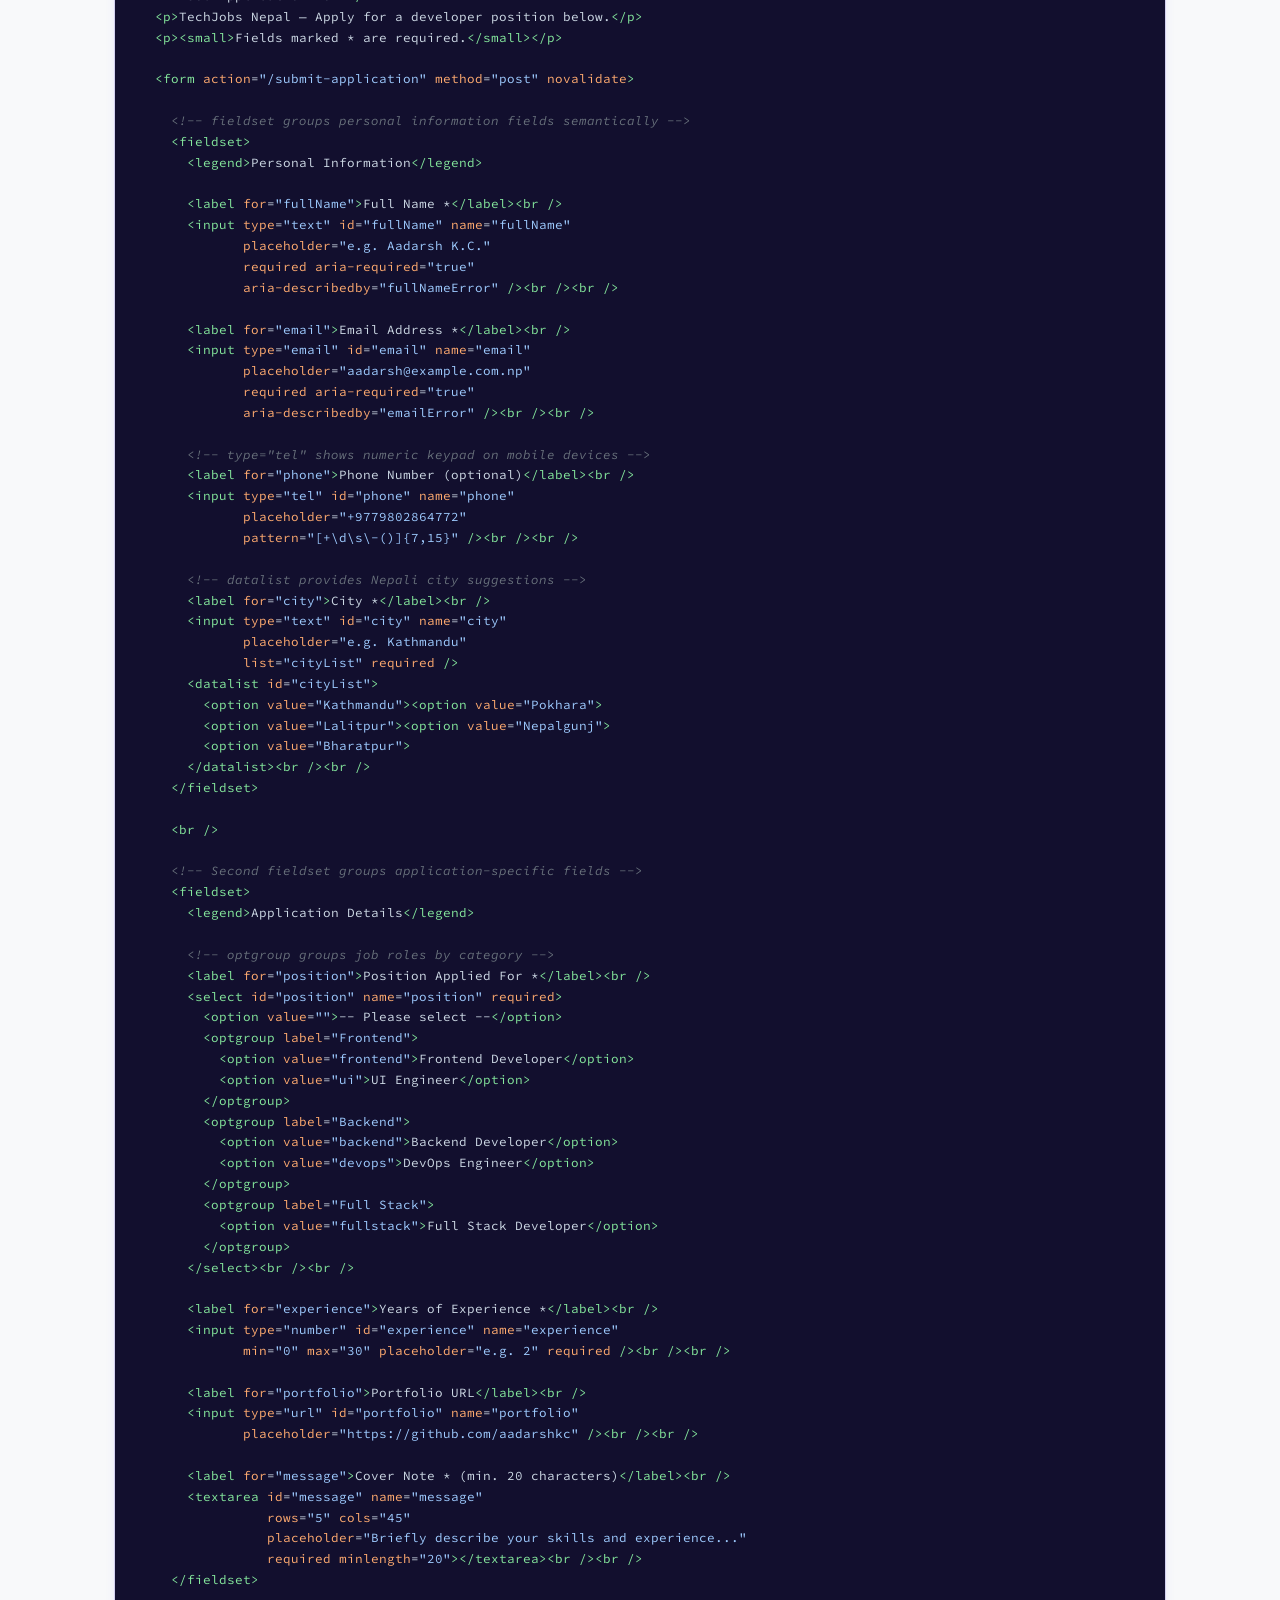
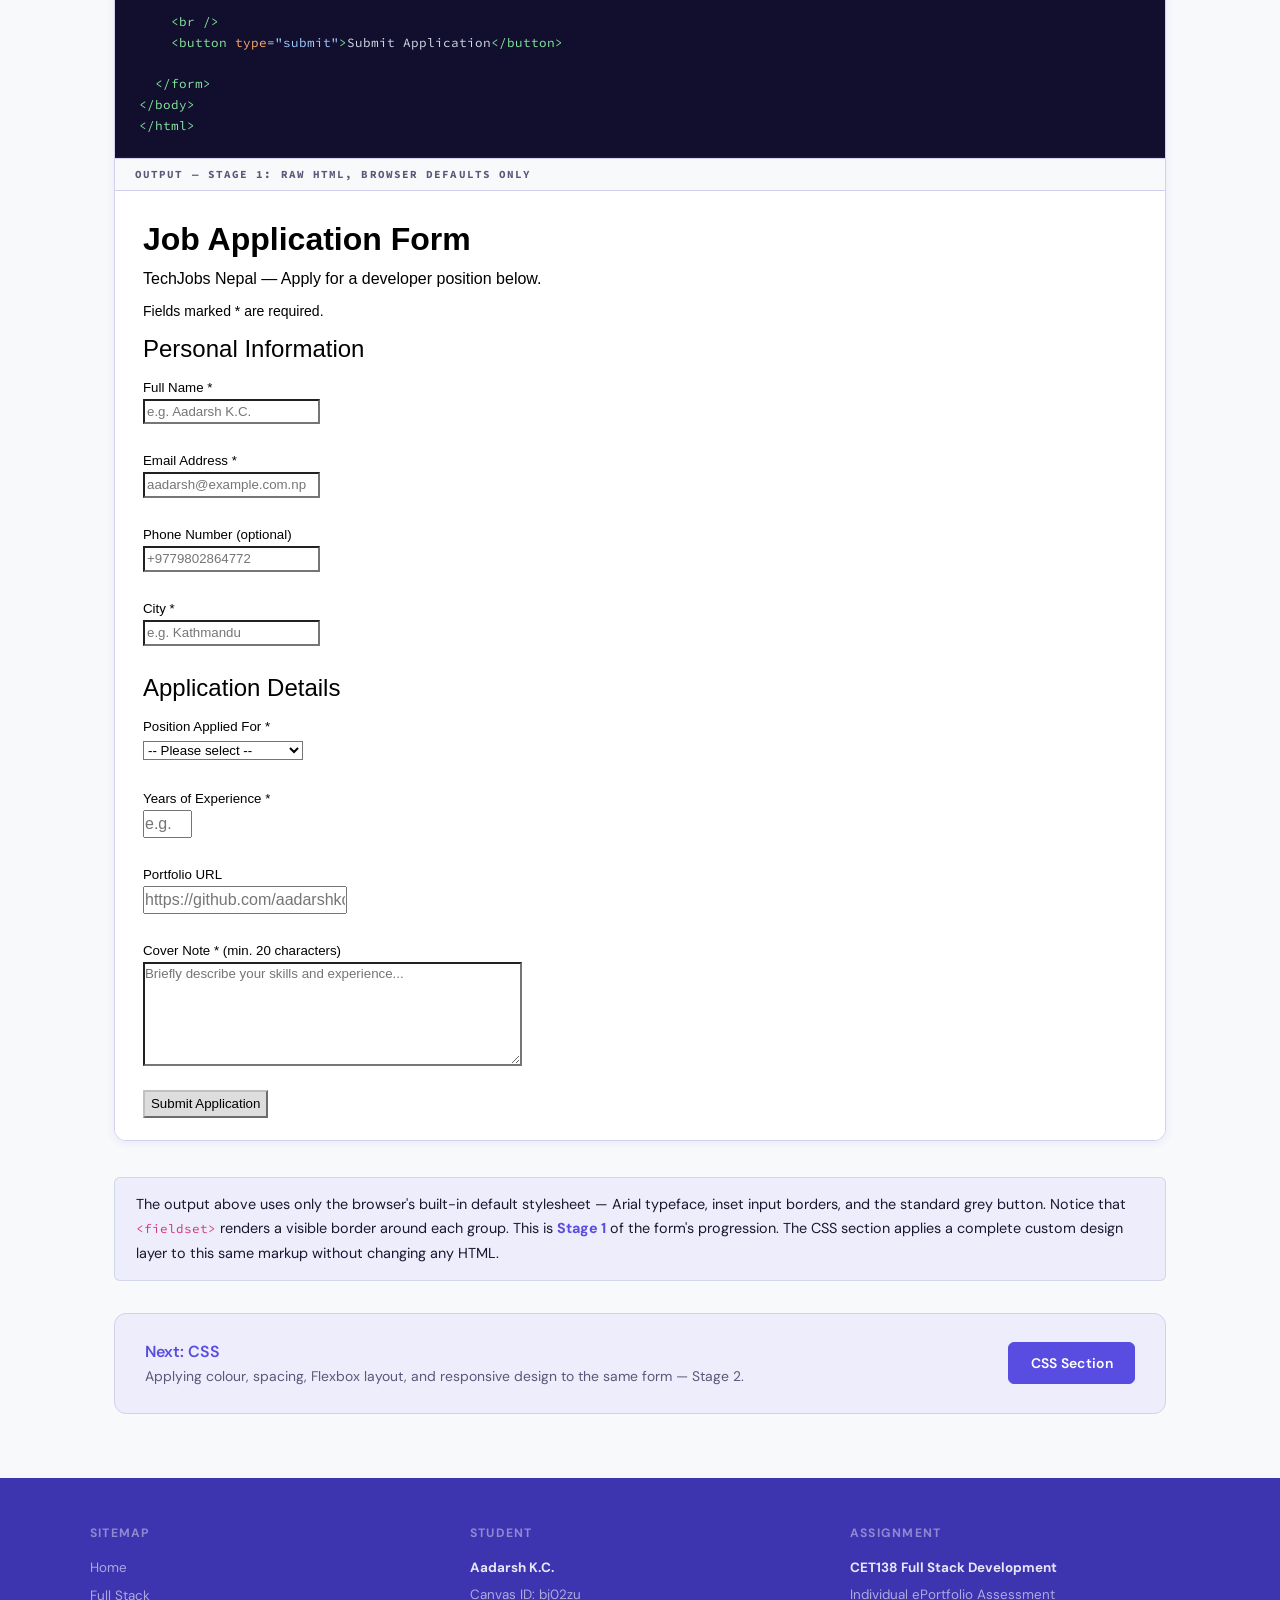
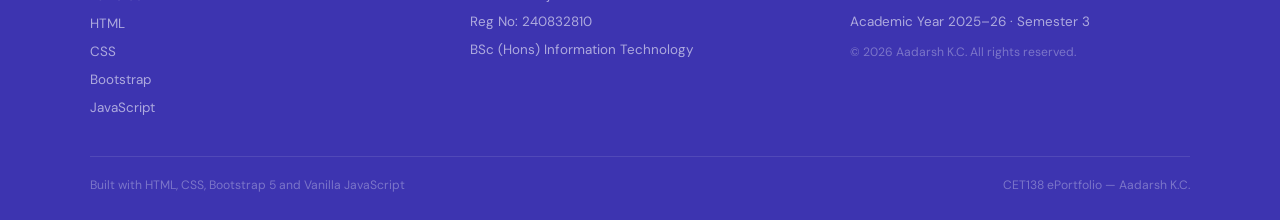
<file: html.html>
<!DOCTYPE html>
<html lang="en">

<head>
  <meta charset="UTF-8" />
  <meta name="viewport" content="width=device-width, initial-scale=1.0" />
  <meta name="description"
    content="HTML — document structure, core tags, output demonstrations, and the Job Application Form." />
  <title>HTML | ePortfolio — Aadarsh K.C.</title>
  <link rel="stylesheet" href="https://cdn.jsdelivr.net/npm/bootstrap@5.3.2/dist/css/bootstrap.min.css" />
  <link rel="stylesheet" href="style.css" />
</head>

<body>

  <header class="site-header page-header">
    <a class="header-brand" href="index.html">Aadarsh K.C.<span>CET138 Full Stack Development</span></a>
    <button class="nav-toggle" aria-label="Toggle navigation"
      aria-expanded="false"><span></span><span></span><span></span></button>
    <nav class="site-nav" aria-label="Main navigation">
      <a href="index.html">Home</a>
      <a href="fullstack.html">Full Stack</a>
      <a href="html.html" class="active">HTML</a>
      <a href="css.html">CSS</a>
      <a href="bootstrap.html">Bootstrap</a>
      <a href="javascript.html">JavaScript</a>
    </nav>
  </header>

  <main>
    <section class="page-banner">
      <div class="container">
        <div
          style="display:inline-block;background:rgba(255,255,255,0.13);border:1px solid rgba(255,255,255,0.26);color:#fff;font-size:0.7rem;letter-spacing:0.1em;text-transform:uppercase;padding:0.24rem 0.78rem;border-radius:100px;margin-bottom:0.85rem;">
          Section 2 of 5</div>
        <h1>HTML — HyperText Markup Language</h1>
        <p>Document structure, core tags with output demonstrations, and the Job Application Form skeleton.</p>
      </div>
    </section>

    <div class="container" style="padding-top:3rem;padding-bottom:4rem;">

      <!-- 1. WHAT IS HTML -->
      <div class="tier-divider">
        <div class="tier-number">1</div>
        <h2 class="tier-title">What is HTML?</h2>
        <div class="tier-divider-line"></div>
      </div>

      <div style="text-align:center;margin-bottom:1.5rem;">
        <img src="./images/htmlLogo.png" alt="HTML5 official logo"
          style="max-width:15rem;height:auto;display:inline-block;" />
        <p style="font-size:1rem;color:var(--text-muted);margin-top:0.4rem;"><em>Image source: <a
              href="https://toppng.com/show_download/472767/html5-logo-abstract-backgrounds" target="_blank"
              rel="noopener noreferrer">toppng</a></em></p>
      </div>

      <p>HyperText Markup Language (HTML) is the standard language used to define the structure and content of web
        pages. It organises content into a hierarchy of <em>elements</em>, each identified by an opening tag such as
        <code>&lt;h1&gt;</code> and a corresponding closing tag <code>&lt;/h1&gt;</code>. Void elements such as
        <code>&lt;img&gt;</code> and <code>&lt;input&gt;</code> are self-closing and carry no content between tags.
      </p>

      <div class="info-box">
        <h4>HTML is not a programming language</h4>
        <p style="margin:0;">HTML contains no conditional logic, loops, or computational operations. Its sole purpose is
          to construct the <strong>Document Object Model (DOM)</strong> — a hierarchical tree of nodes that the browser
          renders as a visual page. CSS subsequently applies style rules to those nodes, and JavaScript reads and
          manipulates them at runtime.</p>
      </div>

      <p>HTML5, maintained as a living standard by the WHATWG, introduced a set of <em>semantic elements</em> —
        including <code>&lt;header&gt;</code>, <code>&lt;nav&gt;</code>, <code>&lt;main&gt;</code>,
        <code>&lt;article&gt;</code>, <code>&lt;section&gt;</code>, and <code>&lt;footer&gt;</code> — that communicate
        the <em>meaning</em> of content, not merely its appearance. Semantic markup improves accessibility for assistive
        technologies, aids search-engine indexing, and makes codebases significantly easier to maintain.
      </p>

      <!-- 2. BASIC STRUCTURE -->
      <div class="tier-divider">
        <div class="tier-number">2</div>
        <h2 class="tier-title">Basic HTML Structure</h2>
        <div class="tier-divider-line"></div>
      </div>

      <p>Every valid HTML5 document requires four components. Each has a distinct, mandatory purpose:</p>

      <div class="code-block">
        <div class="code-block-header">
          <div class="code-dots"><span></span><span></span><span></span></div><span
            class="code-filename">boilerplate.html</span>
        </div>
        <pre><code><span class="cm">&lt;!-- DOCTYPE: not an HTML tag — a processing instruction.
     Tells the browser to render using HTML5 standards mode.
     Without it, browsers may fall back to "quirks mode". --&gt;</span>
<span class="kw">&lt;!DOCTYPE html&gt;</span>

<span class="cm">&lt;!-- lang="en" identifies the page language for screen readers. --&gt;</span>
<span class="tg">&lt;html</span> <span class="at">lang</span>=<span class="st">"en"</span><span class="tg">&gt;</span>

<span class="tg">&lt;head&gt;</span>
  <span class="tg">&lt;meta</span> <span class="at">charset</span>=<span class="st">"UTF-8"</span> <span class="tg">/&gt;</span>
  <span class="tg">&lt;meta</span> <span class="at">name</span>=<span class="st">"viewport"</span> <span class="at">content</span>=<span class="st">"width=device-width, initial-scale=1.0"</span> <span class="tg">/&gt;</span>
  <span class="tg">&lt;title&gt;</span>My Page<span class="tg">&lt;/title&gt;</span>
  <span class="tg">&lt;link</span> <span class="at">rel</span>=<span class="st">"stylesheet"</span> <span class="at">href</span>=<span class="st">"style.css"</span> <span class="tg">/&gt;</span>
<span class="tg">&lt;/head&gt;</span>

<span class="tg">&lt;body&gt;</span>
  <span class="tg">&lt;h1&gt;</span>Hello, World!<span class="tg">&lt;/h1&gt;</span>
  <span class="tg">&lt;script</span> <span class="at">src</span>=<span class="st">"script.js"</span><span class="tg">&gt;&lt;/script&gt;</span>
<span class="tg">&lt;/body&gt;</span>
<span class="tg">&lt;/html&gt;</span></code></pre>
      </div>

      <!-- 3. IMPORTANT TAGS -->
      <div class="tier-divider" style="margin-top:3rem;">
        <div class="tier-number">3</div>
        <h2 class="tier-title">Important HTML Tags</h2>
        <div class="tier-divider-line"></div>
      </div>

      <p>Each example below shows the HTML markup followed directly by how a browser renders it using only the built-in
        default stylesheet — no custom CSS applied.</p>

      <table class="catalog-table" style="margin-bottom:2.5rem;">
        <thead>
          <tr>
            <th style="width:14%;">Tag</th>
            <th style="width:11%;">Category</th>
            <th>Purpose</th>
            <th style="width:30%;">Key attributes</th>
          </tr>
        </thead>
        <tbody>
          <tr>
            <td><code>&lt;h1&gt;–&lt;h6&gt;</code></td>
            <td>Block</td>
            <td>Heading hierarchy. One <code>&lt;h1&gt;</code> per page; screen readers and search engines use this
              hierarchy.</td>
            <td>Global: <code>id</code>, <code>class</code>, <code>lang</code></td>
          </tr>
          <tr>
            <td><code>&lt;p&gt;</code></td>
            <td>Block</td>
            <td>Paragraph of body text. Browser adds default margin between paragraphs.</td>
            <td><code>id</code>, <code>class</code>, <code>style</code></td>
          </tr>
          <tr>
            <td><code>&lt;strong&gt;</code>, <code>&lt;em&gt;</code></td>
            <td>Inline</td>
            <td><code>&lt;strong&gt;</code> = strong importance (bold). <code>&lt;em&gt;</code> = stress emphasis
              (italic). Both are semantic; distinct from <code>&lt;b&gt;</code> and <code>&lt;i&gt;</code>.</td>
            <td><code>id</code>, <code>class</code></td>
          </tr>
          <tr>
            <td><code>&lt;fieldset&gt;</code></td>
            <td>Block</td>
            <td>Groups related form controls visually and semantically. Renders a border around the group. Used with
              <code>&lt;legend&gt;</code>.</td>
            <td><code>name</code>, <code>disabled</code> (disables all child controls)</td>
          </tr>
          <tr>
            <td><code>&lt;legend&gt;</code></td>
            <td>Block</td>
            <td>Caption for a <code>&lt;fieldset&gt;</code> group. Screen readers announce it before each control inside
              the fieldset.</td>
            <td><code>id</code>, <code>class</code></td>
          </tr>
          <tr>
            <td><code>&lt;datalist&gt;</code></td>
            <td>Block</td>
            <td>Provides a predefined list of suggestions for an <code>&lt;input&gt;</code>. The user can still type
              freely; the list is advisory only.</td>
            <td><code>id</code> (must match <code>list</code> on the input)</td>
          </tr>
          <tr>
            <td><code>&lt;optgroup&gt;</code></td>
            <td>Inline</td>
            <td>Groups <code>&lt;option&gt;</code> elements inside a <code>&lt;select&gt;</code> with a labelled
              separator. Improves scanability of long drop-downs.</td>
            <td><code>label</code> (group heading text), <code>disabled</code></td>
          </tr>
          <tr>
            <td><code>&lt;a&gt;</code></td>
            <td>Inline</td>
            <td>Hyperlink to a URL, email, tel, or anchor. Without <code>href</code> acts as a placeholder.</td>
            <td><code>href</code>, <code>target</code>, <code>rel</code>, <code>download</code></td>
          </tr>
          <tr>
            <td><code>&lt;img&gt;</code></td>
            <td>Void</td>
            <td>Embeds an image. The <code>alt</code> attribute is mandatory for accessibility and as fallback text.
            </td>
            <td><code>src</code>, <code>alt</code> (required), <code>width</code>, <code>height</code>,
              <code>loading="lazy"</code></td>
          </tr>
          <tr>
            <td><code>&lt;table&gt;</code>, <code>&lt;thead&gt;</code>, <code>&lt;tbody&gt;</code></td>
            <td>Block</td>
            <td>Represents tabular data. Must not be used for page layout. <code>&lt;thead&gt;</code> groups header
              rows; <code>&lt;tbody&gt;</code> groups data rows.</td>
            <td><code>id</code>, <code>class</code>; <code>&lt;th scope="col|row"&gt;</code></td>
          </tr>
          <tr>
            <td><code>&lt;form&gt;</code></td>
            <td>Block</td>
            <td>Container for interactive controls. <code>action</code> and <code>method</code> determine where and how
              data is sent.</td>
            <td><code>action</code>, <code>method</code>, <code>novalidate</code>, <code>enctype</code></td>
          </tr>
          <tr>
            <td><code>&lt;input&gt;</code></td>
            <td>Void</td>
            <td>Versatile void element that renders different controls based on <code>type</code>. The most common
              element on the web.</td>
            <td><code>type</code>, <code>id</code>, <code>name</code>, <code>placeholder</code>, <code>required</code>,
              <code>pattern</code>, <code>list</code>, <code>aria-describedby</code></td>
          </tr>
          <tr>
            <td><code>&lt;select&gt;</code></td>
            <td>Inline</td>
            <td>Drop-down menu of <code>&lt;option&gt;</code> elements. Can be grouped with
              <code>&lt;optgroup&gt;</code>.</td>
            <td><code>id</code>, <code>name</code>, <code>required</code>, <code>multiple</code></td>
          </tr>
          <tr>
            <td><code>&lt;textarea&gt;</code></td>
            <td>Inline</td>
            <td>Multi-line text input for longer free-form content. Has an opening and closing tag unlike
              <code>&lt;input&gt;</code>.</td>
            <td><code>rows</code>, <code>cols</code>, <code>placeholder</code>, <code>required</code>,
              <code>maxlength</code></td>
          </tr>
          <tr>
            <td><code>&lt;button&gt;</code></td>
            <td>Inline</td>
            <td>Clickable button. <code>type="submit"</code> sends the form; <code>type="button"</code> requires a JS
              listener.</td>
            <td><code>type</code>, <code>disabled</code>, <code>form</code></td>
          </tr>
        </tbody>
      </table>

      <!-- Tag demos -->
      <div class="ex-block">
        <div class="ex-title">Headings — h1 through h6</div>
        <div class="ex-code">
          <pre><code><span class="tg">&lt;h1&gt;</span>Heading Level 1 — Page Title<span class="tg">&lt;/h1&gt;</span>
<span class="tg">&lt;h2&gt;</span>Heading Level 2 — Section Title<span class="tg">&lt;/h2&gt;</span>
<span class="tg">&lt;h3&gt;</span>Heading Level 3 — Subsection<span class="tg">&lt;/h3&gt;</span>
<span class="tg">&lt;h4&gt;</span>Heading Level 4<span class="tg">&lt;/h4&gt;</span>
<span class="tg">&lt;h5&gt;</span>Heading Level 5<span class="tg">&lt;/h5&gt;</span>
<span class="tg">&lt;h6&gt;</span>Heading Level 6<span class="tg">&lt;/h6&gt;</span></code></pre>
        </div>
        <div class="ex-output">
          <div class="ex-output-title">Output</div>
          <div class="ex-output-body">
            <div class="raw-out">
              <h1>Heading Level 1 — Page Title</h1>
              <h2>Heading Level 2 — Section Title</h2>
              <h3>Heading Level 3 — Subsection</h3>
              <h4>Heading Level 4</h4>
              <h5>Heading Level 5</h5>
              <h6>Heading Level 6</h6>
            </div>
          </div>
        </div>
      </div>

      <div class="ex-block">
        <div class="ex-title">Paragraphs and inline text — p, strong, em, mark, small</div>
        <div class="ex-code">
          <pre><code><span class="tg">&lt;p&gt;</span>A standard paragraph of body text.<span class="tg">&lt;/p&gt;</span>

<span class="tg">&lt;p&gt;</span>
  Full stack development requires knowledge of
  <span class="tg">&lt;strong&gt;</span>frontend<span class="tg">&lt;/strong&gt;</span>, <span class="tg">&lt;em&gt;</span>backend<span class="tg">&lt;/em&gt;</span>,
  and the <span class="tg">&lt;mark&gt;</span>database layer<span class="tg">&lt;/mark&gt;</span>.
<span class="tg">&lt;/p&gt;</span>

<span class="tg">&lt;p&gt;</span><span class="tg">&lt;small&gt;</span>All fields marked * are required.<span class="tg">&lt;/small&gt;</span><span class="tg">&lt;/p&gt;</span></code></pre>
        </div>
        <div class="ex-output">
          <div class="ex-output-title">Output</div>
          <div class="ex-output-body">
            <div class="raw-out">
              <p>A standard paragraph of body text.</p>
              <p>Full stack development requires knowledge of <strong>frontend</strong>, <em>backend</em>, and the
                <mark>database layer</mark>.</p>
              <p><small>All fields marked * are required.</small></p>
            </div>
          </div>
        </div>
      </div>

      <div class="ex-block">
        <div class="ex-title">Lists — ul, ol, and nested li</div>
        <div class="ex-code">
          <pre><code><span class="tg">&lt;ul&gt;</span>
  <span class="tg">&lt;li&gt;</span>HTML — document structure<span class="tg">&lt;/li&gt;</span>
  <span class="tg">&lt;li&gt;</span>CSS — visual presentation<span class="tg">&lt;/li&gt;</span>
  <span class="tg">&lt;li&gt;</span>JavaScript — interactive behaviour<span class="tg">&lt;/li&gt;</span>
<span class="tg">&lt;/ul&gt;</span>

<span class="tg">&lt;ol&gt;</span>
  <span class="tg">&lt;li&gt;</span>Complete the application form<span class="tg">&lt;/li&gt;</span>
  <span class="tg">&lt;li&gt;</span>Review all entries for accuracy<span class="tg">&lt;/li&gt;</span>
  <span class="tg">&lt;li&gt;</span>Submit and await confirmation<span class="tg">&lt;/li&gt;</span>
<span class="tg">&lt;/ol&gt;</span></code></pre>
        </div>
        <div class="ex-output">
          <div class="ex-output-title">Output</div>
          <div class="ex-output-body">
            <div class="raw-out">
              <ul>
                <li>HTML — document structure</li>
                <li>CSS — visual presentation</li>
                <li>JavaScript — interactive behaviour</li>
              </ul>
              <ol>
                <li>Complete the application form</li>
                <li>Review all entries for accuracy</li>
                <li>Submit and await confirmation</li>
              </ol>
            </div>
          </div>
        </div>
      </div>

      <div class="ex-block">
        <div class="ex-title">fieldset, legend, and datalist — grouping and suggestions</div>
        <div class="ex-code">
          <pre><code><span class="cm">&lt;!-- fieldset groups related inputs; legend labels the group.
     Screen readers announce the legend before each child control. --&gt;</span>
<span class="tg">&lt;fieldset&gt;</span>
  <span class="tg">&lt;legend&gt;</span>Contact Information<span class="tg">&lt;/legend&gt;</span>

  <span class="tg">&lt;label</span> <span class="at">for</span>=<span class="st">"city"</span><span class="tg">&gt;</span>City<span class="tg">&lt;/label&gt;</span>
  <span class="cm">&lt;!-- list="cities" connects the input to a datalist by ID --&gt;</span>
  <span class="tg">&lt;input</span> <span class="at">type</span>=<span class="st">"text"</span> <span class="at">id</span>=<span class="st">"city"</span> <span class="at">name</span>=<span class="st">"city"</span>
         <span class="at">placeholder</span>=<span class="st">"e.g. Kathmandu"</span>
         <span class="at">list</span>=<span class="st">"cities"</span> <span class="tg">/&gt;</span>

  <span class="cm">&lt;!-- datalist: advisory suggestions; user can still type freely --&gt;</span>
  <span class="tg">&lt;datalist</span> <span class="at">id</span>=<span class="st">"cities"</span><span class="tg">&gt;</span>
    <span class="tg">&lt;option</span> <span class="at">value</span>=<span class="st">"Kathmandu"</span><span class="tg">&gt;</span>
    <span class="tg">&lt;option</span> <span class="at">value</span>=<span class="st">"Pokhara"</span><span class="tg">&gt;</span>
    <span class="tg">&lt;option</span> <span class="at">value</span>=<span class="st">"Lalitpur"</span><span class="tg">&gt;</span>
    <span class="tg">&lt;option</span> <span class="at">value</span>=<span class="st">"Nepalgunj"</span><span class="tg">&gt;</span>
    <span class="tg">&lt;option</span> <span class="at">value</span>=<span class="st">"Bharatpur"</span><span class="tg">&gt;</span>
  <span class="tg">&lt;/datalist&gt;</span>
<span class="tg">&lt;/fieldset&gt;</span></code></pre>
        </div>
        <div class="ex-output">
          <div class="ex-output-title">Output</div>
          <div class="ex-output-body">
            <div class="raw-out">
              <fieldset>
                <legend>Contact Information</legend>
                <label for="demo-city">City</label><br />
                <input type="text" id="demo-city" name="city" placeholder="e.g. Kathmandu" list="demo-cities" />
                <datalist id="demo-cities">
                  <option value="Kathmandu">
                  <option value="Pokhara">
                  <option value="Lalitpur">
                  <option value="Nepalgunj">
                  <option value="Bharatpur">
                </datalist>
              </fieldset>
            </div>
          </div>
        </div>
      </div>

      <div class="ex-block">
        <div class="ex-title">optgroup inside select — grouped drop-down options</div>
        <div class="ex-code">
          <pre><code><span class="cm">&lt;!-- optgroup adds a labelled separator to group options.
     Particularly useful for long lists with logical categories. --&gt;</span>
<span class="tg">&lt;label</span> <span class="at">for</span>=<span class="st">"province"</span><span class="tg">&gt;</span>Province<span class="tg">&lt;/label&gt;</span>
<span class="tg">&lt;select</span> <span class="at">id</span>=<span class="st">"province"</span> <span class="at">name</span>=<span class="st">"province"</span><span class="tg">&gt;</span>
  <span class="tg">&lt;option</span> <span class="at">value</span>=<span class="st">""</span><span class="tg">&gt;</span>-- Select Province --<span class="tg">&lt;/option&gt;</span>

  <span class="tg">&lt;optgroup</span> <span class="at">label</span>=<span class="st">"Hilly Provinces"</span><span class="tg">&gt;</span>
    <span class="tg">&lt;option</span> <span class="at">value</span>=<span class="st">"koshi"</span><span class="tg">&gt;</span>Koshi Province<span class="tg">&lt;/option&gt;</span>
    <span class="tg">&lt;option</span> <span class="at">value</span>=<span class="st">"gandaki"</span><span class="tg">&gt;</span>Gandaki Province<span class="tg">&lt;/option&gt;</span>
  <span class="tg">&lt;/optgroup&gt;</span>

  <span class="tg">&lt;optgroup</span> <span class="at">label</span>=<span class="st">"Terai Provinces"</span><span class="tg">&gt;</span>
    <span class="tg">&lt;option</span> <span class="at">value</span>=<span class="st">"madhesh"</span><span class="tg">&gt;</span>Madhesh Province<span class="tg">&lt;/option&gt;</span>
    <span class="tg">&lt;option</span> <span class="at">value</span>=<span class="st">"lumbini"</span><span class="tg">&gt;</span>Lumbini Province<span class="tg">&lt;/option&gt;</span>
  <span class="tg">&lt;/optgroup&gt;</span>
<span class="tg">&lt;/select&gt;</span></code></pre>
        </div>
        <div class="ex-output">
          <div class="ex-output-title">Output</div>
          <div class="ex-output-body">
            <div class="raw-out">
              <label for="demo-prov">Province</label><br />
              <select id="demo-prov">
                <option value="">-- Select Province --</option>
                <optgroup label="Hilly Provinces">
                  <option value="koshi">Koshi Province</option>
                  <option value="gandaki">Gandaki Province</option>
                </optgroup>
                <optgroup label="Terai Provinces">
                  <option value="madhesh">Madhesh Province</option>
                  <option value="lumbini">Lumbini Province</option>
                </optgroup>
              </select>
            </div>
          </div>
        </div>
      </div>

      <!-- 4. FORM EXAMPLE — Stage 1 -->
      <div class="tier-divider" style="margin-top:3rem;">
        <div class="tier-number">4</div>
        <h2 class="tier-title">Job Application Form — Stage 1: Raw HTML</h2>
        <div class="tier-divider-line"></div>
      </div>

      <p>This is <strong>Stage 1</strong> of a four-stage progression. The same form will be enhanced with CSS styling
        (Stage 2), Bootstrap layout (Stage 3), and JavaScript validation (Stage 4) in the sections that follow.
        Here it is rendered with the browser's default stylesheet only — demonstrating that HTML defines
        <em>structure and meaning</em>, not appearance.
      </p>

      <p>This version uses <code>&lt;fieldset&gt;</code> and <code>&lt;legend&gt;</code> to group related fields,
        <code>&lt;datalist&gt;</code> for city suggestions, <code>&lt;optgroup&gt;</code> to group roles,
        and <code>aria-describedby</code> / <code>aria-required</code> for full accessibility.
      </p>

      <div class="ex-block">
        <div class="ex-title">job-application-form.html — plain HTML, no CSS applied</div>
        <div class="ex-code">
          <pre><code><span class="tg">&lt;!DOCTYPE html&gt;</span>
<span class="tg">&lt;html</span> <span class="at">lang</span>=<span class="st">"en"</span><span class="tg">&gt;</span>
<span class="tg">&lt;head&gt;</span>
  <span class="tg">&lt;meta</span> <span class="at">charset</span>=<span class="st">"UTF-8"</span> <span class="tg">/&gt;</span>
  <span class="tg">&lt;meta</span> <span class="at">name</span>=<span class="st">"viewport"</span> <span class="at">content</span>=<span class="st">"width=device-width, initial-scale=1.0"</span> <span class="tg">/&gt;</span>
  <span class="tg">&lt;title&gt;</span>Job Application — TechJobs Nepal<span class="tg">&lt;/title&gt;</span>
<span class="tg">&lt;/head&gt;</span>
<span class="tg">&lt;body&gt;</span>

  <span class="tg">&lt;h1&gt;</span>Job Application Form<span class="tg">&lt;/h1&gt;</span>
  <span class="tg">&lt;p&gt;</span>TechJobs Nepal — Apply for a developer position below.<span class="tg">&lt;/p&gt;</span>
  <span class="tg">&lt;p&gt;&lt;small&gt;</span>Fields marked * are required.<span class="tg">&lt;/small&gt;&lt;/p&gt;</span>

  <span class="tg">&lt;form</span> <span class="at">action</span>=<span class="st">"/submit-application"</span> <span class="at">method</span>=<span class="st">"post"</span> <span class="at">novalidate</span><span class="tg">&gt;</span>

    <span class="cm">&lt;!-- fieldset groups personal information fields semantically --&gt;</span>
    <span class="tg">&lt;fieldset&gt;</span>
      <span class="tg">&lt;legend&gt;</span>Personal Information<span class="tg">&lt;/legend&gt;</span>

      <span class="tg">&lt;label</span> <span class="at">for</span>=<span class="st">"fullName"</span><span class="tg">&gt;</span>Full Name *<span class="tg">&lt;/label&gt;&lt;br /&gt;</span>
      <span class="tg">&lt;input</span> <span class="at">type</span>=<span class="st">"text"</span> <span class="at">id</span>=<span class="st">"fullName"</span> <span class="at">name</span>=<span class="st">"fullName"</span>
             <span class="at">placeholder</span>=<span class="st">"e.g. Aadarsh K.C."</span>
             <span class="at">required</span> <span class="at">aria-required</span>=<span class="st">"true"</span>
             <span class="at">aria-describedby</span>=<span class="st">"fullNameError"</span> <span class="tg">/&gt;&lt;br /&gt;&lt;br /&gt;</span>

      <span class="tg">&lt;label</span> <span class="at">for</span>=<span class="st">"email"</span><span class="tg">&gt;</span>Email Address *<span class="tg">&lt;/label&gt;&lt;br /&gt;</span>
      <span class="tg">&lt;input</span> <span class="at">type</span>=<span class="st">"email"</span> <span class="at">id</span>=<span class="st">"email"</span> <span class="at">name</span>=<span class="st">"email"</span>
             <span class="at">placeholder</span>=<span class="st">"aadarsh@example.com.np"</span>
             <span class="at">required</span> <span class="at">aria-required</span>=<span class="st">"true"</span>
             <span class="at">aria-describedby</span>=<span class="st">"emailError"</span> <span class="tg">/&gt;&lt;br /&gt;&lt;br /&gt;</span>

      <span class="cm">&lt;!-- type="tel" shows numeric keypad on mobile devices --&gt;</span>
      <span class="tg">&lt;label</span> <span class="at">for</span>=<span class="st">"phone"</span><span class="tg">&gt;</span>Phone Number (optional)<span class="tg">&lt;/label&gt;&lt;br /&gt;</span>
      <span class="tg">&lt;input</span> <span class="at">type</span>=<span class="st">"tel"</span> <span class="at">id</span>=<span class="st">"phone"</span> <span class="at">name</span>=<span class="st">"phone"</span>
             <span class="at">placeholder</span>=<span class="st">"+9779802864772"</span>
             <span class="at">pattern</span>=<span class="st">"[+\d\s\-()]{7,15}"</span> <span class="tg">/&gt;&lt;br /&gt;&lt;br /&gt;</span>

      <span class="cm">&lt;!-- datalist provides Nepali city suggestions --&gt;</span>
      <span class="tg">&lt;label</span> <span class="at">for</span>=<span class="st">"city"</span><span class="tg">&gt;</span>City *<span class="tg">&lt;/label&gt;&lt;br /&gt;</span>
      <span class="tg">&lt;input</span> <span class="at">type</span>=<span class="st">"text"</span> <span class="at">id</span>=<span class="st">"city"</span> <span class="at">name</span>=<span class="st">"city"</span>
             <span class="at">placeholder</span>=<span class="st">"e.g. Kathmandu"</span>
             <span class="at">list</span>=<span class="st">"cityList"</span> <span class="at">required</span> <span class="tg">/&gt;</span>
      <span class="tg">&lt;datalist</span> <span class="at">id</span>=<span class="st">"cityList"</span><span class="tg">&gt;</span>
        <span class="tg">&lt;option</span> <span class="at">value</span>=<span class="st">"Kathmandu"</span><span class="tg">&gt;&lt;option</span> <span class="at">value</span>=<span class="st">"Pokhara"</span><span class="tg">&gt;</span>
        <span class="tg">&lt;option</span> <span class="at">value</span>=<span class="st">"Lalitpur"</span><span class="tg">&gt;&lt;option</span> <span class="at">value</span>=<span class="st">"Nepalgunj"</span><span class="tg">&gt;</span>
        <span class="tg">&lt;option</span> <span class="at">value</span>=<span class="st">"Bharatpur"</span><span class="tg">&gt;</span>
      <span class="tg">&lt;/datalist&gt;&lt;br /&gt;&lt;br /&gt;</span>
    <span class="tg">&lt;/fieldset&gt;</span>

    <span class="tg">&lt;br /&gt;</span>

    <span class="cm">&lt;!-- Second fieldset groups application-specific fields --&gt;</span>
    <span class="tg">&lt;fieldset&gt;</span>
      <span class="tg">&lt;legend&gt;</span>Application Details<span class="tg">&lt;/legend&gt;</span>

      <span class="cm">&lt;!-- optgroup groups job roles by category --&gt;</span>
      <span class="tg">&lt;label</span> <span class="at">for</span>=<span class="st">"position"</span><span class="tg">&gt;</span>Position Applied For *<span class="tg">&lt;/label&gt;&lt;br /&gt;</span>
      <span class="tg">&lt;select</span> <span class="at">id</span>=<span class="st">"position"</span> <span class="at">name</span>=<span class="st">"position"</span> <span class="at">required</span><span class="tg">&gt;</span>
        <span class="tg">&lt;option</span> <span class="at">value</span>=<span class="st">""</span><span class="tg">&gt;</span>-- Please select --<span class="tg">&lt;/option&gt;</span>
        <span class="tg">&lt;optgroup</span> <span class="at">label</span>=<span class="st">"Frontend"</span><span class="tg">&gt;</span>
          <span class="tg">&lt;option</span> <span class="at">value</span>=<span class="st">"frontend"</span><span class="tg">&gt;</span>Frontend Developer<span class="tg">&lt;/option&gt;</span>
          <span class="tg">&lt;option</span> <span class="at">value</span>=<span class="st">"ui"</span><span class="tg">&gt;</span>UI Engineer<span class="tg">&lt;/option&gt;</span>
        <span class="tg">&lt;/optgroup&gt;</span>
        <span class="tg">&lt;optgroup</span> <span class="at">label</span>=<span class="st">"Backend"</span><span class="tg">&gt;</span>
          <span class="tg">&lt;option</span> <span class="at">value</span>=<span class="st">"backend"</span><span class="tg">&gt;</span>Backend Developer<span class="tg">&lt;/option&gt;</span>
          <span class="tg">&lt;option</span> <span class="at">value</span>=<span class="st">"devops"</span><span class="tg">&gt;</span>DevOps Engineer<span class="tg">&lt;/option&gt;</span>
        <span class="tg">&lt;/optgroup&gt;</span>
        <span class="tg">&lt;optgroup</span> <span class="at">label</span>=<span class="st">"Full Stack"</span><span class="tg">&gt;</span>
          <span class="tg">&lt;option</span> <span class="at">value</span>=<span class="st">"fullstack"</span><span class="tg">&gt;</span>Full Stack Developer<span class="tg">&lt;/option&gt;</span>
        <span class="tg">&lt;/optgroup&gt;</span>
      <span class="tg">&lt;/select&gt;&lt;br /&gt;&lt;br /&gt;</span>

      <span class="tg">&lt;label</span> <span class="at">for</span>=<span class="st">"experience"</span><span class="tg">&gt;</span>Years of Experience *<span class="tg">&lt;/label&gt;&lt;br /&gt;</span>
      <span class="tg">&lt;input</span> <span class="at">type</span>=<span class="st">"number"</span> <span class="at">id</span>=<span class="st">"experience"</span> <span class="at">name</span>=<span class="st">"experience"</span>
             <span class="at">min</span>=<span class="st">"0"</span> <span class="at">max</span>=<span class="st">"30"</span> <span class="at">placeholder</span>=<span class="st">"e.g. 2"</span> <span class="at">required</span> <span class="tg">/&gt;&lt;br /&gt;&lt;br /&gt;</span>

      <span class="tg">&lt;label</span> <span class="at">for</span>=<span class="st">"portfolio"</span><span class="tg">&gt;</span>Portfolio URL<span class="tg">&lt;/label&gt;&lt;br /&gt;</span>
      <span class="tg">&lt;input</span> <span class="at">type</span>=<span class="st">"url"</span> <span class="at">id</span>=<span class="st">"portfolio"</span> <span class="at">name</span>=<span class="st">"portfolio"</span>
             <span class="at">placeholder</span>=<span class="st">"https://github.com/aadarshkc"</span> <span class="tg">/&gt;&lt;br /&gt;&lt;br /&gt;</span>

      <span class="tg">&lt;label</span> <span class="at">for</span>=<span class="st">"message"</span><span class="tg">&gt;</span>Cover Note * (min. 20 characters)<span class="tg">&lt;/label&gt;&lt;br /&gt;</span>
      <span class="tg">&lt;textarea</span> <span class="at">id</span>=<span class="st">"message"</span> <span class="at">name</span>=<span class="st">"message"</span>
                <span class="at">rows</span>=<span class="st">"5"</span> <span class="at">cols</span>=<span class="st">"45"</span>
                <span class="at">placeholder</span>=<span class="st">"Briefly describe your skills and experience..."</span>
                <span class="at">required</span> <span class="at">minlength</span>=<span class="st">"20"</span><span class="tg">&gt;&lt;/textarea&gt;&lt;br /&gt;&lt;br /&gt;</span>
    <span class="tg">&lt;/fieldset&gt;</span>

    <span class="tg">&lt;br /&gt;</span>
    <span class="tg">&lt;button</span> <span class="at">type</span>=<span class="st">"submit"</span><span class="tg">&gt;</span>Submit Application<span class="tg">&lt;/button&gt;</span>

  <span class="tg">&lt;/form&gt;</span>
<span class="tg">&lt;/body&gt;</span>
<span class="tg">&lt;/html&gt;</span></code></pre>
        </div>

        <div class="ex-output">
          <div class="ex-output-title">Output — Stage 1: Raw HTML, browser defaults only</div>
          <div class="ex-output-body">
            <div class="raw-out">
              <h1>Job Application Form</h1>
              <p>TechJobs Nepal — Apply for a developer position below.</p>
              <p><small>Fields marked * are required.</small></p>

              <fieldset>
                <legend>Personal Information</legend>
                <label for="h-name">Full Name *</label><br />
                <input type="text" id="h-name" placeholder="e.g. Aadarsh K.C." /><br /><br />
                <label for="h-email">Email Address *</label><br />
                <input type="email" id="h-email" placeholder="aadarsh@example.com.np" /><br /><br />
                <label for="h-phone">Phone Number (optional)</label><br />
                <input type="tel" id="h-phone" placeholder="+9779802864772" /><br /><br />
                <label for="h-city">City *</label><br />
                <input type="text" id="h-city" placeholder="e.g. Kathmandu" list="h-cities" />
                <datalist id="h-cities">
                  <option value="Kathmandu">
                  <option value="Pokhara">
                  <option value="Lalitpur">
                  <option value="Nepalgunj">
                  <option value="Bharatpur">
                </datalist>
              </fieldset>
              <br />
              <fieldset>
                <legend>Application Details</legend>
                <label for="h-pos">Position Applied For *</label><br />
                <select id="h-pos">
                  <option value="">-- Please select --</option>
                  <optgroup label="Frontend">
                    <option value="frontend">Frontend Developer</option>
                    <option value="ui">UI Engineer</option>
                  </optgroup>
                  <optgroup label="Backend">
                    <option value="backend">Backend Developer</option>
                    <option value="devops">DevOps Engineer</option>
                  </optgroup>
                  <optgroup label="Full Stack">
                    <option value="fullstack">Full Stack Developer</option>
                  </optgroup>
                </select><br /><br />
                <label for="h-exp">Years of Experience *</label><br />
                <input type="number" id="h-exp" min="0" max="30" placeholder="e.g. 2" /><br /><br />
                <label for="h-port">Portfolio URL</label><br />
                <input type="url" id="h-port" placeholder="https://github.com/aadarshkc" /><br /><br />
                <label for="h-msg">Cover Note * (min. 20 characters)</label><br />
                <textarea id="h-msg" rows="5" cols="45"
                  placeholder="Briefly describe your skills and experience..."></textarea>
              </fieldset>
              <br />
              <button type="button">Submit Application</button>
            </div>
          </div>
        </div>
      </div>

      <div class="tip-box">
        The output above uses only the browser's built-in default stylesheet — Arial typeface, inset input borders, and
        the standard grey button. Notice that <code>&lt;fieldset&gt;</code> renders a visible border around each group.
        This is <strong>Stage 1</strong> of the form's progression. The CSS section applies a complete custom design
        layer to this same markup without changing any HTML.
      </div>

      <div
        style="background:var(--navy-pale);border:1px solid var(--border);border-radius:var(--radius-lg);padding:1.5rem 1.85rem;display:flex;justify-content:space-between;align-items:center;flex-wrap:wrap;gap:1rem;margin-top:2rem;">
        <div>
          <p style="margin:0;font-weight:600;color:var(--navy);">Next: CSS</p>
          <p style="margin:0;font-size:0.87rem;color:var(--text-muted);">Applying colour, spacing, Flexbox layout, and
            responsive design to the same form — Stage 2.</p>
        </div>
        <a href="css.html" class="btn btn-primary">CSS Section</a>
      </div>

    </div>
  </main>

  <footer class="site-footer" role="contentinfo">
    <div class="footer-grid">
      <div class="footer-col">
        <h5>Sitemap</h5><a href="index.html">Home</a><a href="fullstack.html">Full Stack</a><a
          href="html.html">HTML</a><a href="css.html">CSS</a><a href="bootstrap.html">Bootstrap</a><a
          href="javascript.html">JavaScript</a>
      </div>
      <div class="footer-col">
        <h5>Student</h5>
        <p><strong>Aadarsh K.C.</strong></p>
        <p>Canvas ID: bj02zu</p>
        <p>Reg No: 240832810</p>
        <p>BSc (Hons) Information Technology</p>
      </div>
      <div class="footer-col">
        <h5>Assignment</h5>
        <p><strong>CET138 Full Stack Development</strong></p>
        <p>Individual ePortfolio Assessment</p>
        <p>Academic Year 2025–26 · Semester 3</p>
        <p style="margin-top:0.5rem;font-size:0.76rem;color:rgba(255,255,255,0.32);">&copy; 2026 Aadarsh K.C. All rights
          reserved.</p>
      </div>
    </div>
    <div class="footer-bottom"><span>Built with HTML, CSS, Bootstrap 5 and Vanilla JavaScript</span><span>CET138
        ePortfolio — Aadarsh K.C.</span></div>
  </footer>
  <script src="https://cdn.jsdelivr.net/npm/bootstrap@5.3.2/dist/js/bootstrap.bundle.min.js"></script>
  <script src="script.js"></script>
</body>

</html>
</file>
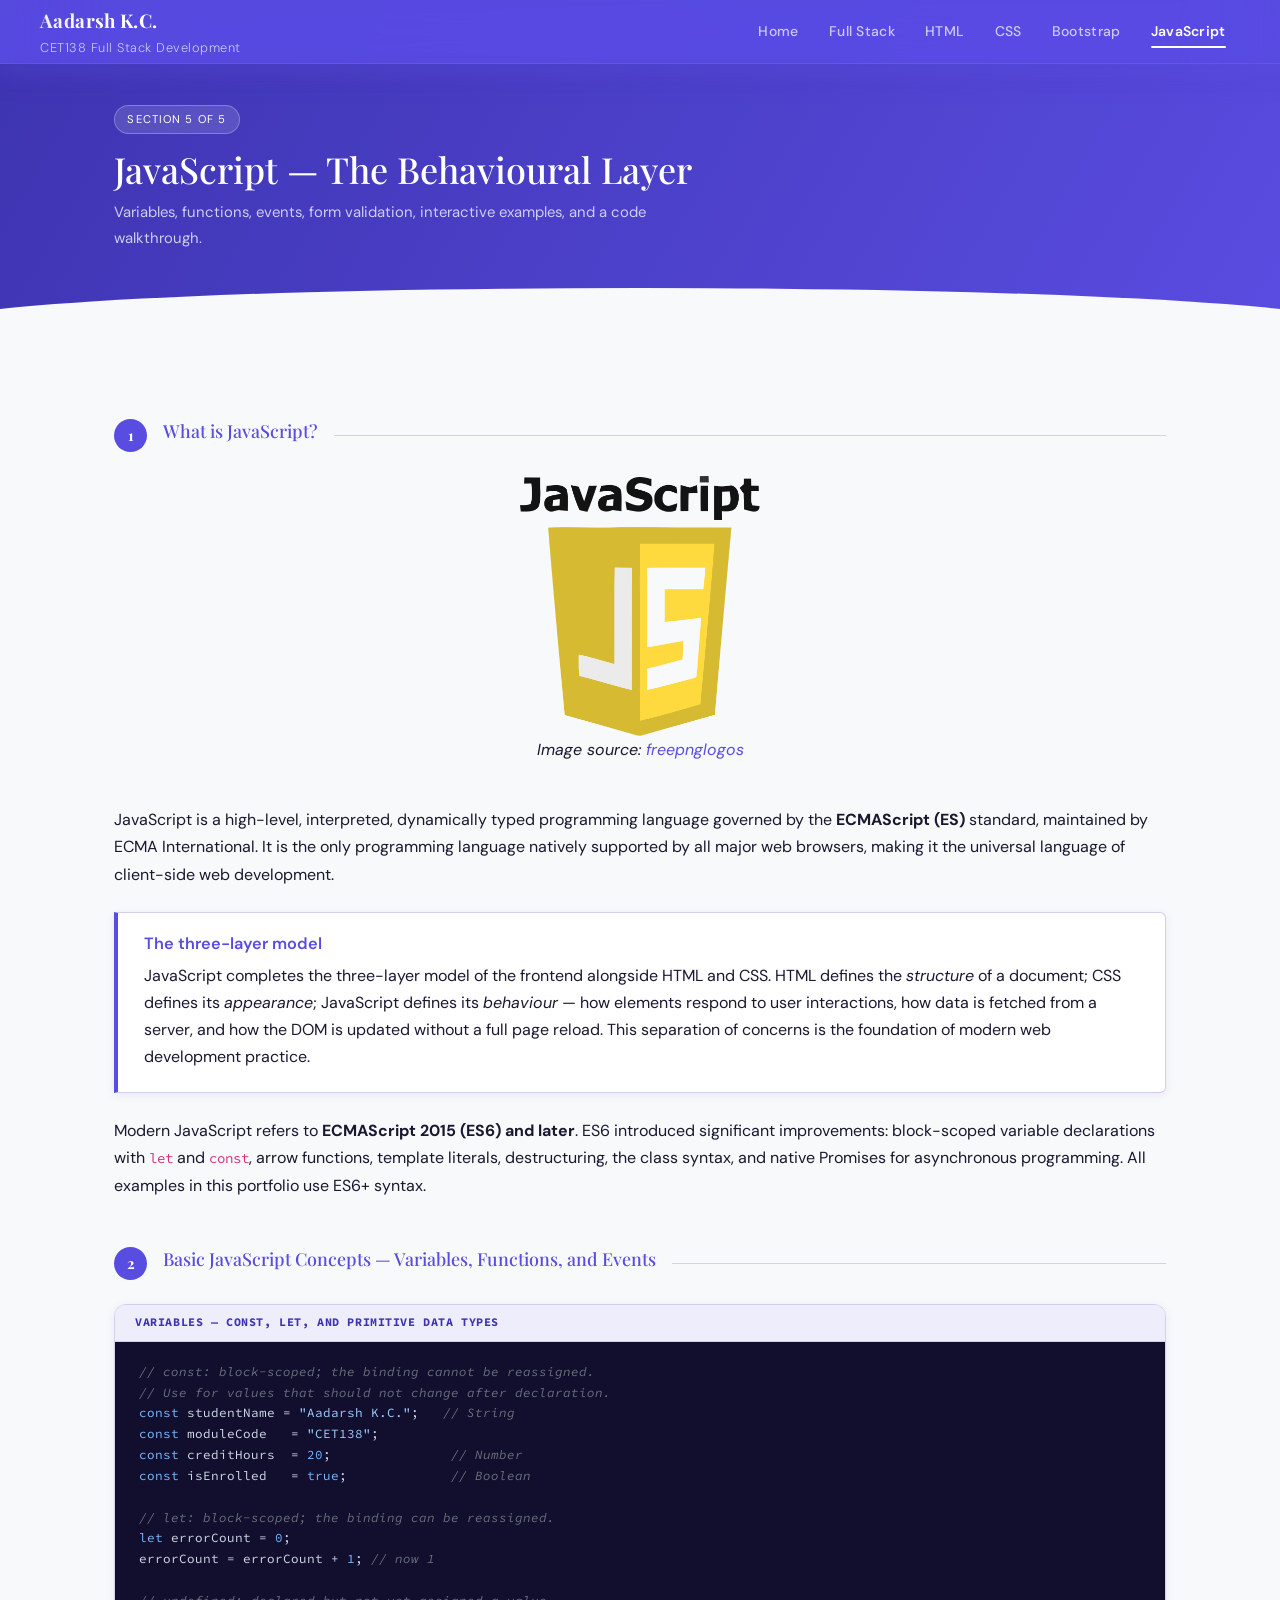
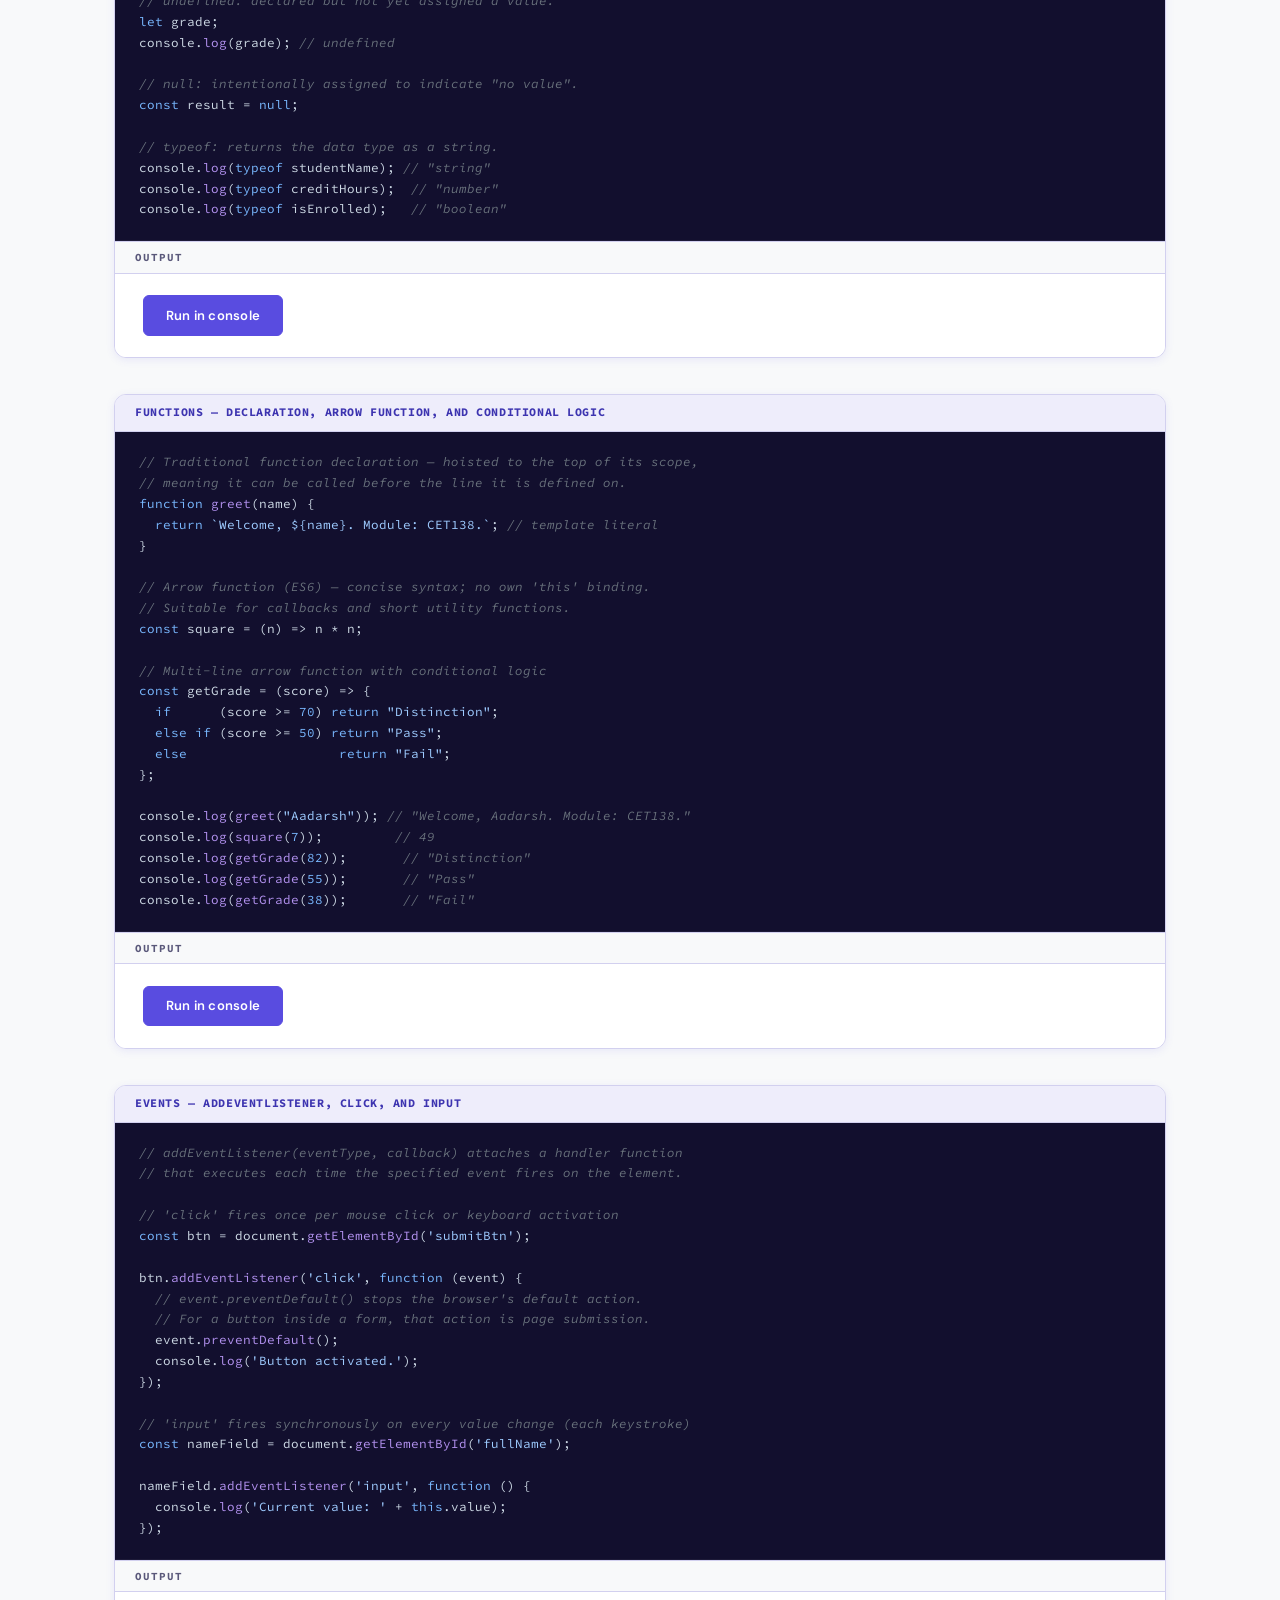
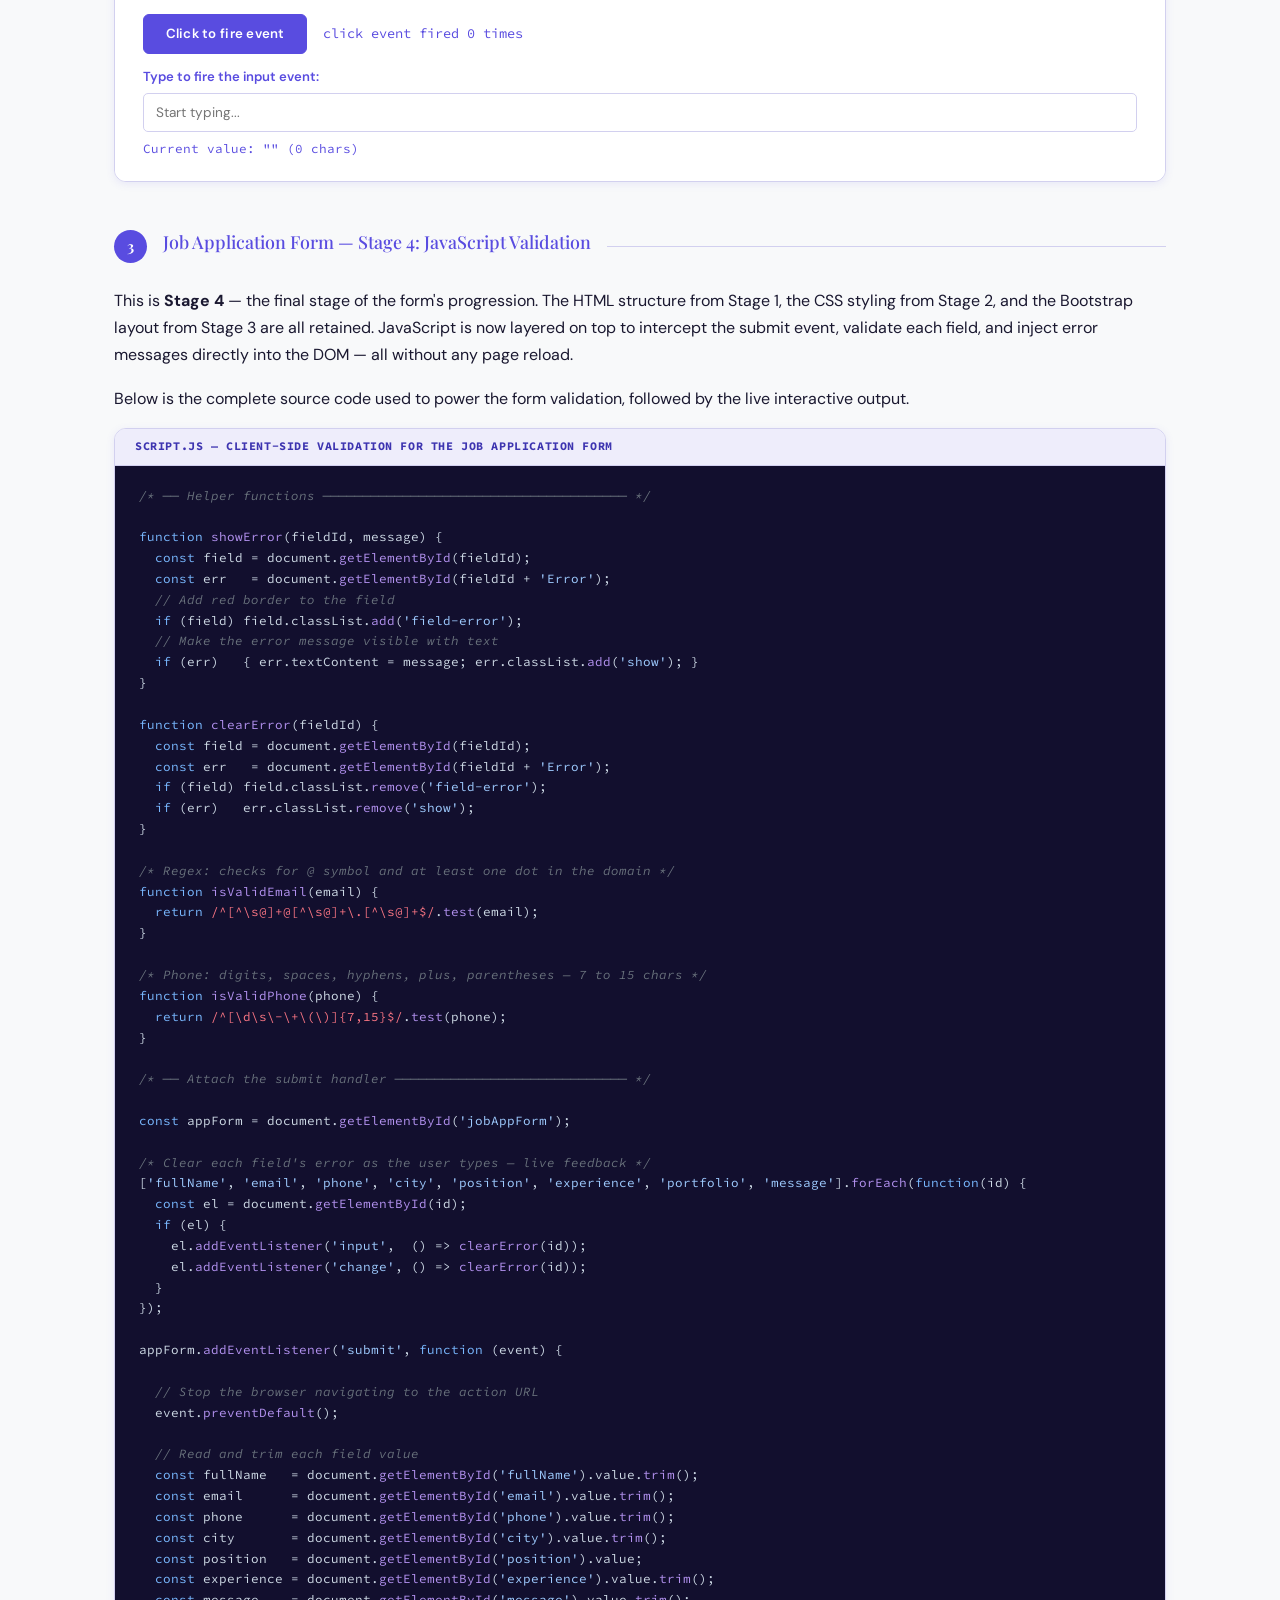
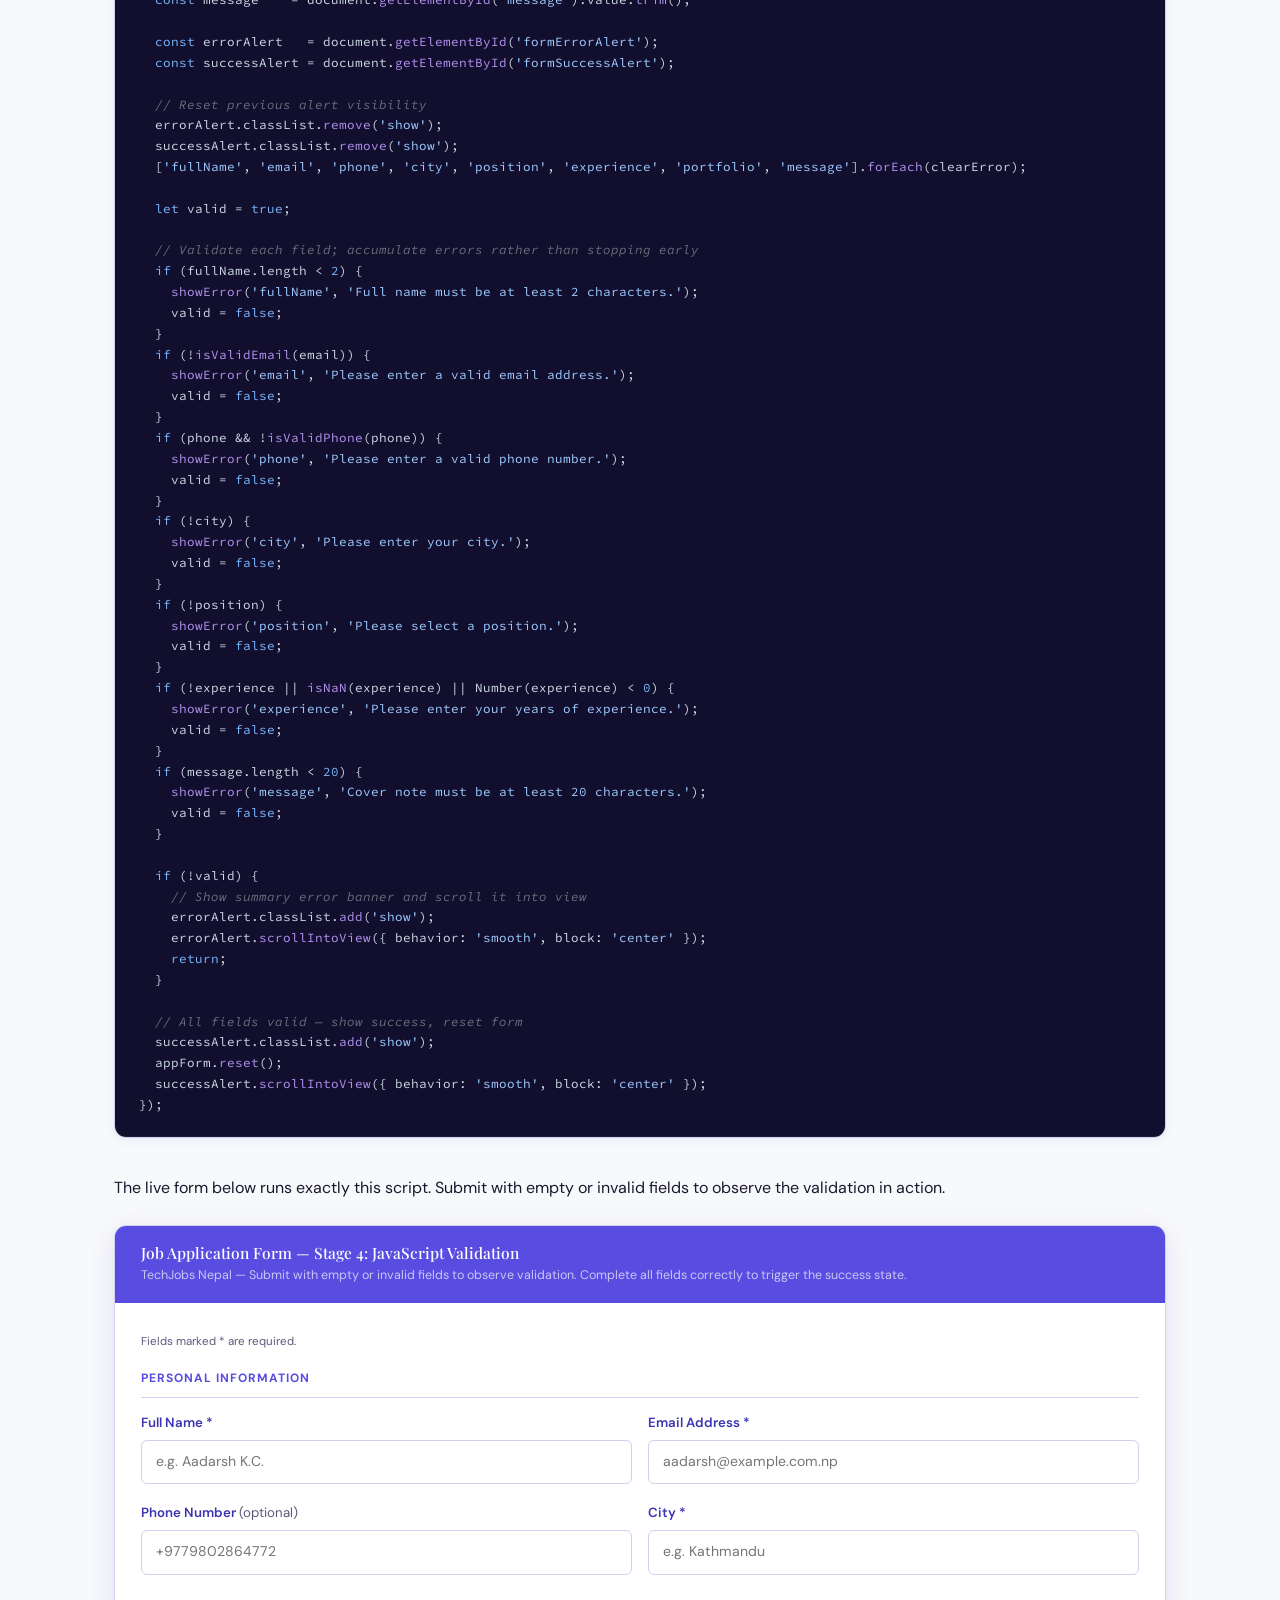
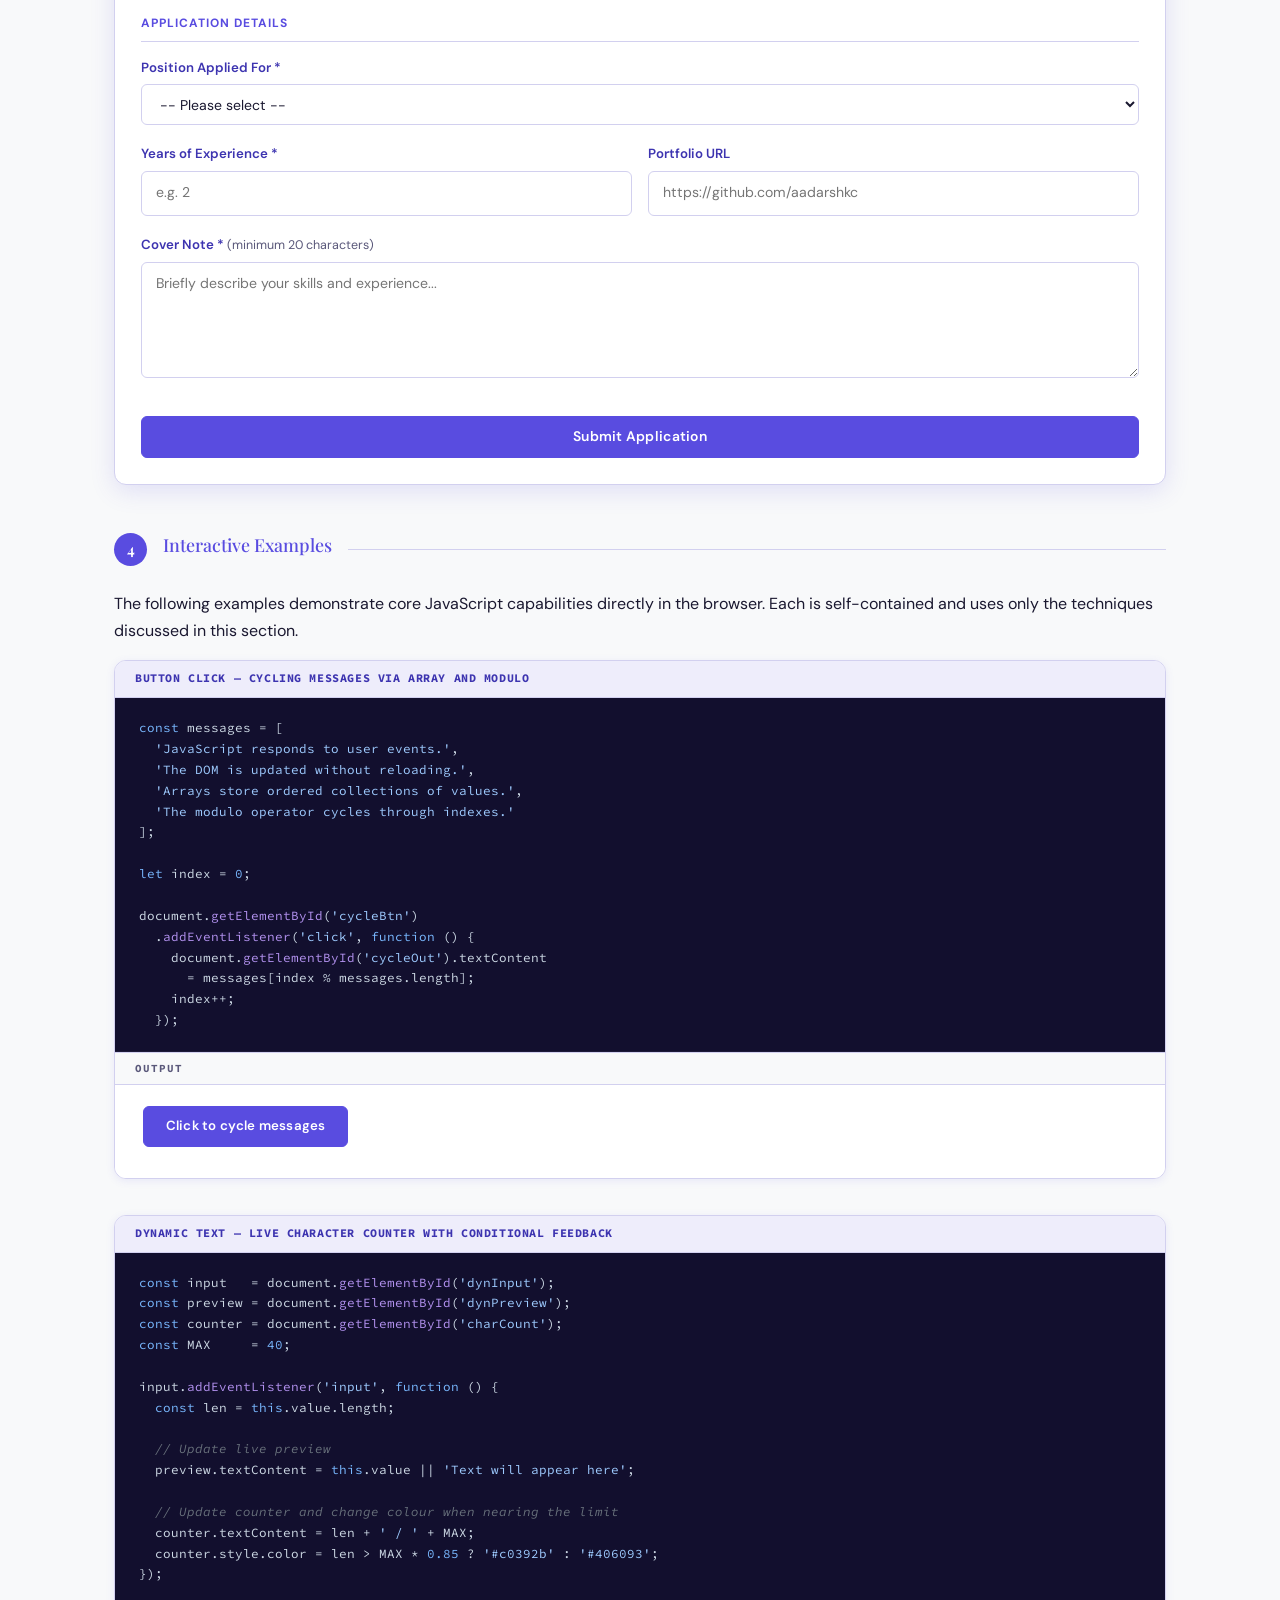
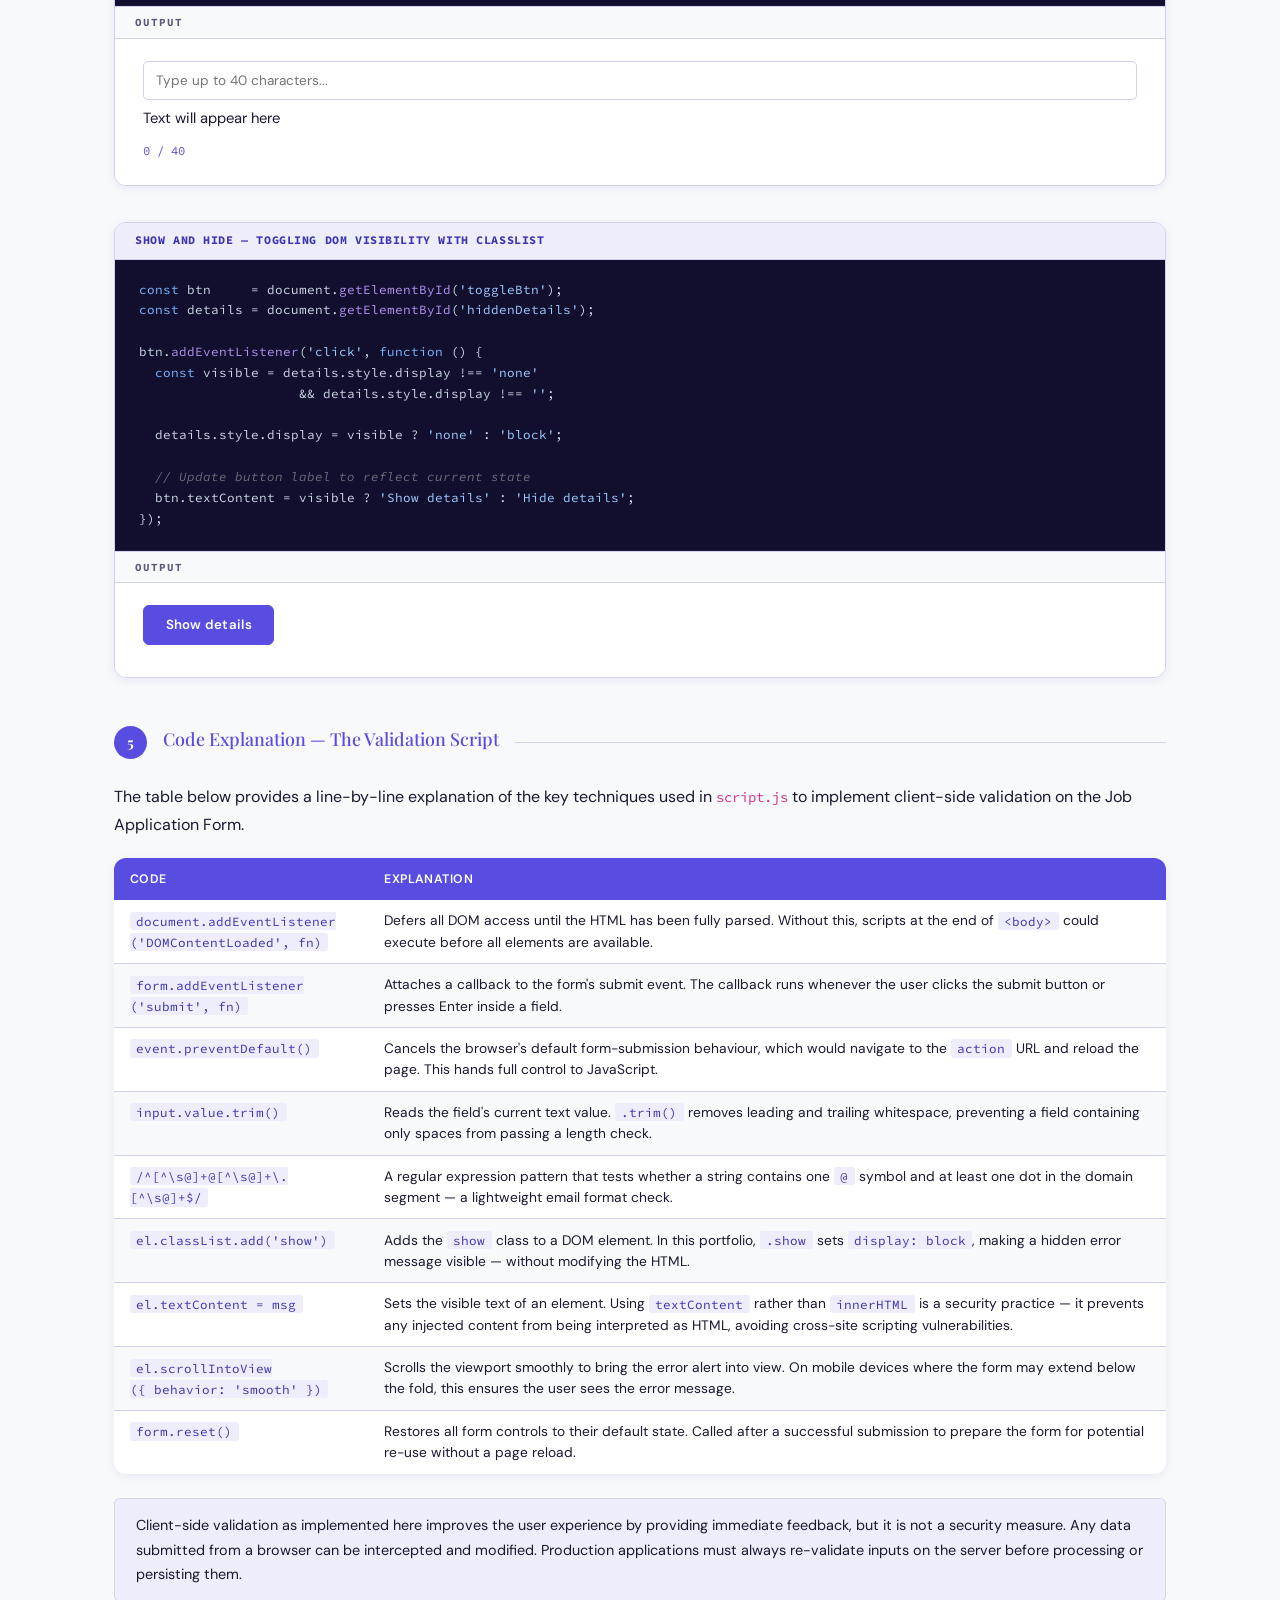
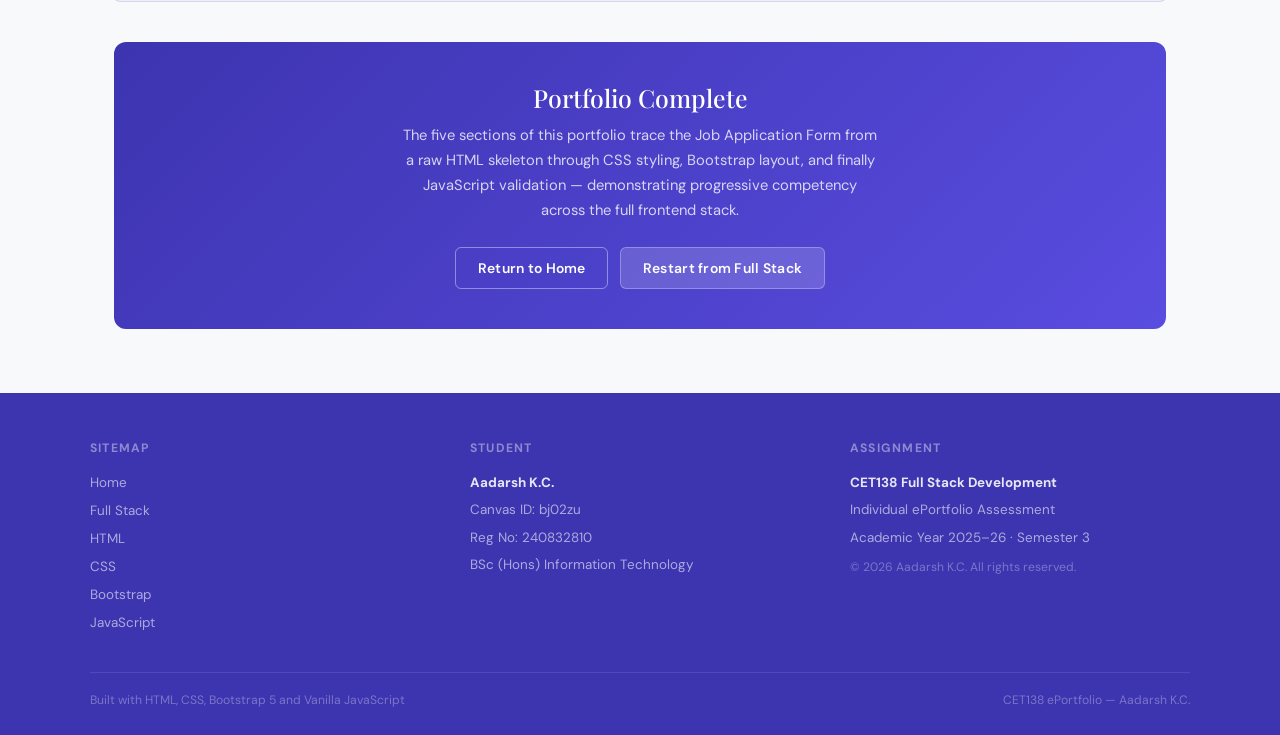
<file: javascript.html>
<!DOCTYPE html>
<html lang="en">

<head>
  <meta charset="UTF-8" />
  <meta name="viewport" content="width=device-width, initial-scale=1.0" />
  <meta name="description"
    content="JavaScript — variables, functions, events, form validation, interactive examples, and code walkthrough." />
  <title>JavaScript | ePortfolio — Aadarsh K.C.</title>
  <link rel="stylesheet" href="https://cdn.jsdelivr.net/npm/bootstrap@5.3.2/dist/css/bootstrap.min.css" />
  <link rel="stylesheet" href="style.css" />
</head>

<body>

  <header class="site-header page-header">
    <a class="header-brand" href="index.html">Aadarsh K.C.<span>CET138 Full Stack Development</span></a>
    <button class="nav-toggle" aria-label="Toggle navigation"
      aria-expanded="false"><span></span><span></span><span></span></button>
    <nav class="site-nav" aria-label="Main navigation">
      <a href="index.html">Home</a>
      <a href="fullstack.html">Full Stack</a>
      <a href="html.html">HTML</a>
      <a href="css.html">CSS</a>
      <a href="bootstrap.html">Bootstrap</a>
      <a href="javascript.html" class="active">JavaScript</a>
    </nav>
  </header>

  <main>
    <section class="page-banner">
      <div class="container">
        <div
          style="display:inline-block;background:rgba(255,255,255,0.13);border:1px solid rgba(255,255,255,0.26);color:#fff;font-size:0.7rem;letter-spacing:0.1em;text-transform:uppercase;padding:0.24rem 0.78rem;border-radius:100px;margin-bottom:0.85rem;">
          Section 5 of 5</div>
        <h1>JavaScript — The Behavioural Layer</h1>
        <p>Variables, functions, events, form validation, interactive examples, and a code walkthrough.</p>
      </div>
    </section>

    <div class="container" style="padding-top:3rem;padding-bottom:4rem;">

      <!-- 1. WHAT IS JAVASCRIPT -->
      <div class="tier-divider">
        <div class="tier-number">1</div>
        <h2 class="tier-title">What is JavaScript?</h2>
        <div class="tier-divider-line"></div>
      </div>

      <div>
        <div style="text-align:center;margin-bottom:1rem;">
          <img src="./images/javascript-logo.png" alt="javascript logo"
            style="max-width: 15rem; height: auto; margin: 0 auto;">
          <i>Image source: <a href="https://www.freepnglogos.com/pics/javascript" target="_blank">freepnglogos</a></i>
        </div> <br>
      </div>

      <p>JavaScript is a high-level, interpreted, dynamically typed programming language governed by the
        <strong>ECMAScript (ES)</strong> standard, maintained by ECMA International. It is the only programming language
        natively supported by all major web browsers, making it the universal language of client-side web development.
      </p>

      <div class="info-box">
        <h4>The three-layer model</h4>
        <p style="margin:0;">JavaScript completes the three-layer model of the frontend alongside HTML and CSS. HTML
          defines the <em>structure</em> of a document; CSS defines its <em>appearance</em>; JavaScript defines its
          <em>behaviour</em> — how elements respond to user interactions, how data is fetched from a server, and how the
          DOM is updated without a full page reload. This separation of concerns is the foundation of modern web
          development practice.
        </p>
      </div>

      <p>Modern JavaScript refers to <strong>ECMAScript 2015 (ES6) and later</strong>. ES6 introduced significant
        improvements: block-scoped variable declarations with <code>let</code> and <code>const</code>, arrow functions,
        template literals, destructuring, the class syntax, and native Promises for asynchronous programming. All
        examples in this portfolio use ES6+ syntax.</p>

      <!-- 2. BASIC CONCEPTS -->
      <div class="tier-divider" style="margin-top:3rem;">
        <div class="tier-number">2</div>
        <h2 class="tier-title">Basic JavaScript Concepts — Variables, Functions, and Events</h2>
        <div class="tier-divider-line"></div>
      </div>

      <div class="ex-block">
        <div class="ex-title">Variables — const, let, and primitive data types</div>
        <div class="ex-code">
          <pre><code><span class="cm">// const: block-scoped; the binding cannot be reassigned.
// Use for values that should not change after declaration.</span>
<span class="kw">const</span> studentName = <span class="st">"Aadarsh K.C."</span>;   <span class="cm">// String</span>
<span class="kw">const</span> moduleCode   = <span class="st">"CET138"</span>;
<span class="kw">const</span> creditHours  = <span class="nm">20</span>;               <span class="cm">// Number</span>
<span class="kw">const</span> isEnrolled   = <span class="kw">true</span>;             <span class="cm">// Boolean</span>

<span class="cm">// let: block-scoped; the binding can be reassigned.</span>
<span class="kw">let</span> errorCount = <span class="nm">0</span>;
errorCount = errorCount + <span class="nm">1</span>; <span class="cm">// now 1</span>

<span class="cm">// undefined: declared but not yet assigned a value.</span>
<span class="kw">let</span> grade;
console.<span class="fn">log</span>(grade); <span class="cm">// undefined</span>

<span class="cm">// null: intentionally assigned to indicate "no value".</span>
<span class="kw">const</span> result = <span class="kw">null</span>;

<span class="cm">// typeof: returns the data type as a string.</span>
console.<span class="fn">log</span>(<span class="kw">typeof</span> studentName); <span class="cm">// "string"</span>
console.<span class="fn">log</span>(<span class="kw">typeof</span> creditHours);  <span class="cm">// "number"</span>
console.<span class="fn">log</span>(<span class="kw">typeof</span> isEnrolled);   <span class="cm">// "boolean"</span></code></pre>
        </div>
        <div class="ex-output">
          <div class="ex-output-title">Output</div>
          <div class="ex-output-body">
            <button class="btn btn-primary" type="button" style="font-size:0.82rem;" onclick="
        const out = document.getElementById('ae-vars');
        const data = [
          ['typeof &quot;Aadarsh K.C.&quot;', typeof 'Aadarsh K.C.'],
          ['typeof 20', typeof 20],
          ['typeof true', typeof true],
          ['typeof undefined', typeof undefined],
          ['typeof null', typeof null]
        ];
        out.innerHTML = data.map(d => d[0] + '  →  <strong>' + d[1] + '</strong>').join('<br/>');
        out.style.display = 'block';
      ">Run in console</button>
            <div id="ae-vars"
              style="display:none;margin-top:0.75rem;background:#0f1e30;color:#cdd9e5;padding:0.85rem 1.1rem;border-radius:6px;font-family:var(--font-mono);font-size:0.79rem;line-height:1.7;">
            </div>
          </div>
        </div>
      </div>

      <div class="ex-block">
        <div class="ex-title">Functions — declaration, arrow function, and conditional logic</div>
        <div class="ex-code">
          <pre><code><span class="cm">// Traditional function declaration — hoisted to the top of its scope,
// meaning it can be called before the line it is defined on.</span>
<span class="kw">function</span> <span class="fn">greet</span>(name) {
  <span class="kw">return</span> <span class="st">`Welcome, ${name}. Module: CET138.`</span>; <span class="cm">// template literal</span>
}

<span class="cm">// Arrow function (ES6) — concise syntax; no own 'this' binding.
// Suitable for callbacks and short utility functions.</span>
<span class="kw">const</span> square = (n) =&gt; n * n;

<span class="cm">// Multi-line arrow function with conditional logic</span>
<span class="kw">const</span> getGrade = (score) =&gt; {
  <span class="kw">if</span>      (score &gt;= <span class="nm">70</span>) <span class="kw">return</span> <span class="st">"Distinction"</span>;
  <span class="kw">else if</span> (score &gt;= <span class="nm">50</span>) <span class="kw">return</span> <span class="st">"Pass"</span>;
  <span class="kw">else</span>                   <span class="kw">return</span> <span class="st">"Fail"</span>;
};

console.<span class="fn">log</span>(<span class="fn">greet</span>(<span class="st">"Aadarsh"</span>)); <span class="cm">// "Welcome, Aadarsh. Module: CET138."</span>
console.<span class="fn">log</span>(<span class="fn">square</span>(<span class="nm">7</span>));         <span class="cm">// 49</span>
console.<span class="fn">log</span>(<span class="fn">getGrade</span>(<span class="nm">82</span>));       <span class="cm">// "Distinction"</span>
console.<span class="fn">log</span>(<span class="fn">getGrade</span>(<span class="nm">55</span>));       <span class="cm">// "Pass"</span>
console.<span class="fn">log</span>(<span class="fn">getGrade</span>(<span class="nm">38</span>));       <span class="cm">// "Fail"</span></code></pre>
        </div>
        <div class="ex-output">
          <div class="ex-output-title">Output</div>
          <div class="ex-output-body">
            <button class="btn btn-primary" type="button" style="font-size:0.82rem;" onclick="
        function greet(name) { return 'Welcome, ' + name + '. Module: CET138.'; }
        const square = (n) => n * n;
        const getGrade = (s) => s >= 70 ? 'Distinction' : s >= 50 ? 'Pass' : 'Fail';
        const out = document.getElementById('ae-fns');
        out.innerHTML = [
          'greet(&quot;Aadarsh&quot;) → <strong>' + greet('Aadarsh') + '</strong>',
          'square(7)         → <strong>' + square(7) + '</strong>',
          'getGrade(82)      → <strong>' + getGrade(82) + '</strong>',
          'getGrade(55)      → <strong>' + getGrade(55) + '</strong>',
          'getGrade(38)      → <strong>' + getGrade(38) + '</strong>'
        ].join('<br/>');
        out.style.display='block';
      ">Run in console</button>
            <div id="ae-fns"
              style="display:none;margin-top:0.75rem;background:#0f1e30;color:#cdd9e5;padding:0.85rem 1.1rem;border-radius:6px;font-family:var(--font-mono);font-size:0.79rem;line-height:1.7;">
            </div>
          </div>
        </div>
      </div>

      <div class="ex-block">
        <div class="ex-title">Events — addEventListener, click, and input</div>
        <div class="ex-code">
          <pre><code><span class="cm">// addEventListener(eventType, callback) attaches a handler function
// that executes each time the specified event fires on the element.</span>

<span class="cm">// 'click' fires once per mouse click or keyboard activation</span>
<span class="kw">const</span> btn = document.<span class="fn">getElementById</span>(<span class="st">'submitBtn'</span>);

btn.<span class="fn">addEventListener</span>(<span class="st">'click'</span>, <span class="kw">function</span> (event) {
  <span class="cm">// event.preventDefault() stops the browser's default action.
  // For a button inside a form, that action is page submission.</span>
  event.<span class="fn">preventDefault</span>();
  console.<span class="fn">log</span>(<span class="st">'Button activated.'</span>);
});

<span class="cm">// 'input' fires synchronously on every value change (each keystroke)</span>
<span class="kw">const</span> nameField = document.<span class="fn">getElementById</span>(<span class="st">'fullName'</span>);

nameField.<span class="fn">addEventListener</span>(<span class="st">'input'</span>, <span class="kw">function</span> () {
  console.<span class="fn">log</span>(<span class="st">'Current value: '</span> + <span class="kw">this</span>.value);
});</code></pre>
        </div>
        <div class="ex-output">
          <div class="ex-output-title">Output</div>
          <div class="ex-output-body">
            <div style="margin-bottom:0.75rem;">
              <button class="btn btn-primary" type="button" style="font-size:0.83rem;" onclick="
          const d = document.getElementById('ae-clickCount');
          const n = parseInt(d.dataset.n || 0) + 1;
          d.dataset.n = n;
          d.textContent = 'click event fired ' + n + ' time' + (n === 1 ? '' : 's');
        ">Click to fire event</button>
              <span id="ae-clickCount"
                style="margin-left:0.75rem;font-size:0.85rem;font-family:var(--font-mono);color:var(--navy);"
                data-n="0">click event fired 0 times</span>
            </div>
            <div>
              <label
                style="display:block;font-size:0.82rem;font-weight:600;color:var(--navy);margin-bottom:0.28rem;">Type
                to fire the input event:</label>
              <input type="text" placeholder="Start typing..."
                style="width:100%;padding:0.44rem 0.72rem;border:1.5px solid var(--border);border-radius:5px;font-size:0.85rem;"
                oninput="document.getElementById('ae-inputOut').textContent = 'Current value: &quot;' + this.value + '&quot; (' + this.value.length + ' chars)';" />
              <p id="ae-inputOut"
                style="margin:0.35rem 0 0;font-size:0.79rem;font-family:var(--font-mono);color:var(--navy);min-height:1.2em;">
                Current value: "" (0 chars)</p>
            </div>
          </div>
        </div>
      </div>

      <!-- 3. FORM VALIDATION -->
      <div class="tier-divider" style="margin-top:3rem;">
        <div class="tier-number">3</div>
        <h2 class="tier-title">Job Application Form — Stage 4: JavaScript Validation</h2>
        <div class="tier-divider-line"></div>
      </div>

      <p>This is <strong>Stage 4</strong> — the final stage of the form's progression. The HTML structure from Stage 1,
        the CSS styling from Stage 2, and the Bootstrap layout from Stage 3 are all retained. JavaScript is now layered
        on top to intercept the submit event, validate each field, and inject error messages directly into the DOM — all
        without any page reload.</p>

      <p>Below is the complete source code used to power the form validation, followed by the live interactive output.
      </p>

      <!-- SOURCE CODE for the JS validation form -->
      <div class="ex-block">
        <div class="ex-title">script.js — client-side validation for the Job Application Form</div>
        <div class="ex-code">
          <pre><code><span class="cm">/* ── Helper functions ────────────────────────────────────── */</span>

<span class="kw">function</span> <span class="fn">showError</span>(fieldId, message) {
  <span class="kw">const</span> field = document.<span class="fn">getElementById</span>(fieldId);
  <span class="kw">const</span> err   = document.<span class="fn">getElementById</span>(fieldId + <span class="st">'Error'</span>);
  <span class="cm">// Add red border to the field</span>
  <span class="kw">if</span> (field) field.classList.<span class="fn">add</span>(<span class="st">'field-error'</span>);
  <span class="cm">// Make the error message visible with text</span>
  <span class="kw">if</span> (err)   { err.textContent = message; err.classList.<span class="fn">add</span>(<span class="st">'show'</span>); }
}

<span class="kw">function</span> <span class="fn">clearError</span>(fieldId) {
  <span class="kw">const</span> field = document.<span class="fn">getElementById</span>(fieldId);
  <span class="kw">const</span> err   = document.<span class="fn">getElementById</span>(fieldId + <span class="st">'Error'</span>);
  <span class="kw">if</span> (field) field.classList.<span class="fn">remove</span>(<span class="st">'field-error'</span>);
  <span class="kw">if</span> (err)   err.classList.<span class="fn">remove</span>(<span class="st">'show'</span>);
}

<span class="cm">/* Regex: checks for @ symbol and at least one dot in the domain */</span>
<span class="kw">function</span> <span class="fn">isValidEmail</span>(email) {
  <span class="kw">return</span> <span class="vl">/^[^\s@]+@[^\s@]+\.[^\s@]+$/</span>.<span class="fn">test</span>(email);
}

<span class="cm">/* Phone: digits, spaces, hyphens, plus, parentheses — 7 to 15 chars */</span>
<span class="kw">function</span> <span class="fn">isValidPhone</span>(phone) {
  <span class="kw">return</span> <span class="vl">/^[\d\s\-\+\(\)]{7,15}$/</span>.<span class="fn">test</span>(phone);
}

<span class="cm">/* ── Attach the submit handler ───────────────────────────── */</span>

<span class="kw">const</span> appForm = document.<span class="fn">getElementById</span>(<span class="st">'jobAppForm'</span>);

<span class="cm">/* Clear each field's error as the user types — live feedback */</span>
[<span class="st">'fullName'</span>, <span class="st">'email'</span>, <span class="st">'phone'</span>, <span class="st">'city'</span>, <span class="st">'position'</span>, <span class="st">'experience'</span>, <span class="st">'portfolio'</span>, <span class="st">'message'</span>].<span class="fn">forEach</span>(<span class="kw">function</span>(id) {
  <span class="kw">const</span> el = document.<span class="fn">getElementById</span>(id);
  <span class="kw">if</span> (el) {
    el.<span class="fn">addEventListener</span>(<span class="st">'input'</span>,  () =&gt; <span class="fn">clearError</span>(id));
    el.<span class="fn">addEventListener</span>(<span class="st">'change'</span>, () =&gt; <span class="fn">clearError</span>(id));
  }
});

appForm.<span class="fn">addEventListener</span>(<span class="st">'submit'</span>, <span class="kw">function</span> (event) {

  <span class="cm">// Stop the browser navigating to the action URL</span>
  event.<span class="fn">preventDefault</span>();

  <span class="cm">// Read and trim each field value</span>
  <span class="kw">const</span> fullName   = document.<span class="fn">getElementById</span>(<span class="st">'fullName'</span>).value.<span class="fn">trim</span>();
  <span class="kw">const</span> email      = document.<span class="fn">getElementById</span>(<span class="st">'email'</span>).value.<span class="fn">trim</span>();
  <span class="kw">const</span> phone      = document.<span class="fn">getElementById</span>(<span class="st">'phone'</span>).value.<span class="fn">trim</span>();
  <span class="kw">const</span> city       = document.<span class="fn">getElementById</span>(<span class="st">'city'</span>).value.<span class="fn">trim</span>();
  <span class="kw">const</span> position   = document.<span class="fn">getElementById</span>(<span class="st">'position'</span>).value;
  <span class="kw">const</span> experience = document.<span class="fn">getElementById</span>(<span class="st">'experience'</span>).value.<span class="fn">trim</span>();
  <span class="kw">const</span> message    = document.<span class="fn">getElementById</span>(<span class="st">'message'</span>).value.<span class="fn">trim</span>();

  <span class="kw">const</span> errorAlert   = document.<span class="fn">getElementById</span>(<span class="st">'formErrorAlert'</span>);
  <span class="kw">const</span> successAlert = document.<span class="fn">getElementById</span>(<span class="st">'formSuccessAlert'</span>);

  <span class="cm">// Reset previous alert visibility</span>
  errorAlert.classList.<span class="fn">remove</span>(<span class="st">'show'</span>);
  successAlert.classList.<span class="fn">remove</span>(<span class="st">'show'</span>);
  [<span class="st">'fullName'</span>, <span class="st">'email'</span>, <span class="st">'phone'</span>, <span class="st">'city'</span>, <span class="st">'position'</span>, <span class="st">'experience'</span>, <span class="st">'portfolio'</span>, <span class="st">'message'</span>].<span class="fn">forEach</span>(clearError);

  <span class="kw">let</span> valid = <span class="kw">true</span>;

  <span class="cm">// Validate each field; accumulate errors rather than stopping early</span>
  <span class="kw">if</span> (fullName.length &lt; <span class="nm">2</span>) {
    <span class="fn">showError</span>(<span class="st">'fullName'</span>, <span class="st">'Full name must be at least 2 characters.'</span>);
    valid = <span class="kw">false</span>;
  }
  <span class="kw">if</span> (!<span class="fn">isValidEmail</span>(email)) {
    <span class="fn">showError</span>(<span class="st">'email'</span>, <span class="st">'Please enter a valid email address.'</span>);
    valid = <span class="kw">false</span>;
  }
  <span class="kw">if</span> (phone &amp;&amp; !<span class="fn">isValidPhone</span>(phone)) {
    <span class="fn">showError</span>(<span class="st">'phone'</span>, <span class="st">'Please enter a valid phone number.'</span>);
    valid = <span class="kw">false</span>;
  }
  <span class="kw">if</span> (!city) {
    <span class="fn">showError</span>(<span class="st">'city'</span>, <span class="st">'Please enter your city.'</span>);
    valid = <span class="kw">false</span>;
  }
  <span class="kw">if</span> (!position) {
    <span class="fn">showError</span>(<span class="st">'position'</span>, <span class="st">'Please select a position.'</span>);
    valid = <span class="kw">false</span>;
  }
  <span class="kw">if</span> (!experience || <span class="fn">isNaN</span>(experience) || Number(experience) &lt; <span class="nm">0</span>) {
    <span class="fn">showError</span>(<span class="st">'experience'</span>, <span class="st">'Please enter your years of experience.'</span>);
    valid = <span class="kw">false</span>;
  }
  <span class="kw">if</span> (message.length &lt; <span class="nm">20</span>) {
    <span class="fn">showError</span>(<span class="st">'message'</span>, <span class="st">'Cover note must be at least 20 characters.'</span>);
    valid = <span class="kw">false</span>;
  }

  <span class="kw">if</span> (!valid) {
    <span class="cm">// Show summary error banner and scroll it into view</span>
    errorAlert.classList.<span class="fn">add</span>(<span class="st">'show'</span>);
    errorAlert.<span class="fn">scrollIntoView</span>({ behavior: <span class="st">'smooth'</span>, block: <span class="st">'center'</span> });
    <span class="kw">return</span>;
  }

  <span class="cm">// All fields valid — show success, reset form</span>
  successAlert.classList.<span class="fn">add</span>(<span class="st">'show'</span>);
  appForm.<span class="fn">reset</span>();
  successAlert.<span class="fn">scrollIntoView</span>({ behavior: <span class="st">'smooth'</span>, block: <span class="st">'center'</span> });
});</code></pre>
        </div>
      </div>

      <p>The live form below runs exactly this script. Submit with empty or invalid fields to observe the validation in
        action.</p>

      <div class="form-js-demo">
        <div class="form-js-header">
          <h3>Job Application Form — Stage 4: JavaScript Validation</h3>
          <p>TechJobs Nepal — Submit with empty or invalid fields to observe validation. Complete all fields correctly
            to trigger the success state.</p>
        </div>
        <div class="form-js-body">
          <div class="form-alert error" id="formErrorAlert" role="alert" aria-live="assertive">
            One or more fields require attention. Please review the errors below.
          </div>
          <div class="form-alert success" id="formSuccessAlert" role="alert" aria-live="assertive">
            Application submitted. The form has been reset.
          </div>

          <form id="jobAppForm" novalidate>
            <p style="font-size:0.82rem;color:var(--text-muted);margin-bottom:1rem;"><small>Fields marked * are
                required.</small></p>

            <!-- Fieldset 1: Personal Information -->
            <fieldset style="border:none;padding:0;margin:0 0 1.25rem;">
              <legend
                style="font-weight:700;font-size:0.75rem;letter-spacing:0.08em;text-transform:uppercase;color:var(--navy);padding-bottom:0.5rem;border-bottom:1px solid var(--border);width:100%;margin-bottom:0.9rem;">
                Personal Information</legend>

              <div class="form-row">
                <div class="form-group">
                  <label for="fullName">Full Name *</label>
                  <input type="text" id="fullName" name="fullName" placeholder="e.g. Aadarsh K.C." required
                    aria-required="true" aria-describedby="fullNameError" />
                  <span class="error-msg" id="fullNameError" role="alert"></span>
                </div>
                <div class="form-group">
                  <label for="email">Email Address *</label>
                  <input type="email" id="email" name="email" placeholder="aadarsh@example.com.np" required
                    aria-required="true" aria-describedby="emailError" />
                  <span class="error-msg" id="emailError" role="alert"></span>
                </div>
              </div>

              <div class="form-row">
                <div class="form-group">
                  <label for="phone">Phone Number <span
                      style="font-weight:400;color:var(--text-muted);">(optional)</span></label>
                  <input type="tel" id="phone" name="phone" placeholder="+9779802864772" pattern="[\d\s\-+()]{7,15}"
                    aria-describedby="phoneError" />
                  <span class="error-msg" id="phoneError" role="alert"></span>
                </div>
                <div class="form-group">
                  <label for="city">City *</label>
                  <input type="text" id="city" name="city" placeholder="e.g. Kathmandu" list="js-cityList" required
                    aria-required="true" aria-describedby="cityError" />
                  <datalist id="js-cityList">
                    <option value="Kathmandu">
                    <option value="Pokhara">
                    <option value="Lalitpur">
                    <option value="Nepalgunj">
                    <option value="Bharatpur">
                  </datalist>
                  <span class="error-msg" id="cityError" role="alert"></span>
                </div>
              </div>
            </fieldset>

            <!-- Fieldset 2: Application Details -->
            <fieldset style="border:none;padding:0;margin:0 0 1.25rem;">
              <legend
                style="font-weight:700;font-size:0.75rem;letter-spacing:0.08em;text-transform:uppercase;color:var(--navy);padding-bottom:0.5rem;border-bottom:1px solid var(--border);width:100%;margin-bottom:0.9rem;">
                Application Details</legend>

              <div class="form-group">
                <label for="position">Position Applied For *</label>
                <select id="position" name="position" required aria-required="true" aria-describedby="positionError">
                  <option value="">-- Please select --</option>
                  <optgroup label="Frontend">
                    <option value="frontend">Frontend Developer</option>
                    <option value="ui">UI Engineer</option>
                  </optgroup>
                  <optgroup label="Backend">
                    <option value="backend">Backend Developer</option>
                    <option value="devops">DevOps Engineer</option>
                  </optgroup>
                  <optgroup label="Full Stack">
                    <option value="fullstack">Full Stack Developer</option>
                  </optgroup>
                </select>
                <span class="error-msg" id="positionError" role="alert"></span>
              </div>

              <div class="form-row">
                <div class="form-group">
                  <label for="experience">Years of Experience *</label>
                  <input type="number" id="experience" name="experience" min="0" max="30" placeholder="e.g. 2" required
                    aria-required="true" aria-describedby="experienceError" />
                  <span class="error-msg" id="experienceError" role="alert"></span>
                </div>
                <div class="form-group">
                  <label for="portfolio">Portfolio URL</label>
                  <input type="url" id="portfolio" name="portfolio" placeholder="https://github.com/aadarshkc"
                    aria-describedby="portfolioError" />
                  <span class="error-msg" id="portfolioError" role="alert"></span>
                </div>
              </div>

              <div class="form-group">
                <label for="message">Cover Note * <span
                    style="font-weight:400;color:var(--text-muted);font-size:0.78rem;">(minimum 20
                    characters)</span></label>
                <textarea id="message" name="message" rows="4" minlength="20"
                  placeholder="Briefly describe your skills and experience..." required aria-required="true"
                  aria-describedby="messageError"></textarea>
                <span class="error-msg" id="messageError" role="alert"></span>
              </div>
            </fieldset>

            <button type="submit" class="btn btn-primary btn-full">Submit Application</button>
          </form>
        </div>
      </div>

      <!-- 4. INTERACTIVE EXAMPLES -->
      <div class="tier-divider" style="margin-top:3rem;">
        <div class="tier-number">4</div>
        <h2 class="tier-title">Interactive Examples</h2>
        <div class="tier-divider-line"></div>
      </div>

      <p>The following examples demonstrate core JavaScript capabilities directly in the browser. Each is
        self-contained and uses only the techniques discussed in this section.</p>

      <div class="ex-block">
        <div class="ex-title">Button click — cycling messages via array and modulo</div>
        <div class="ex-code">
          <pre><code><span class="kw">const</span> messages = [
  <span class="st">'JavaScript responds to user events.'</span>,
  <span class="st">'The DOM is updated without reloading.'</span>,
  <span class="st">'Arrays store ordered collections of values.'</span>,
  <span class="st">'The modulo operator cycles through indexes.'</span>
];

<span class="kw">let</span> index = <span class="nm">0</span>;

document.<span class="fn">getElementById</span>(<span class="st">'cycleBtn'</span>)
  .<span class="fn">addEventListener</span>(<span class="st">'click'</span>, <span class="kw">function</span> () {
    document.<span class="fn">getElementById</span>(<span class="st">'cycleOut'</span>).textContent
      = messages[index % messages.length];
    index++;
  });</code></pre>
        </div>
        <div class="ex-output">
          <div class="ex-output-title">Output</div>
          <div class="ex-output-body">
            <button class="btn btn-primary" type="button" style="font-size:0.83rem;margin-bottom:0.6rem;" onclick="
        const msgs = ['JavaScript responds to user events.','The DOM is updated without reloading.','Arrays store ordered collections of values.','The modulo operator cycles through indexes.'];
        const out = document.getElementById('ae-cycleOut');
        const n = parseInt(out.dataset.i || 0);
        out.textContent = msgs[n % msgs.length];
        out.style.display = 'block';
        out.dataset.i = n + 1;
      ">Click to cycle messages</button>
            <p id="ae-cycleOut" style="display:none;margin:0;font-size:0.9rem;color:var(--navy);font-weight:500;">
            </p>
          </div>
        </div>
      </div>

      <div class="ex-block">
        <div class="ex-title">Dynamic text — live character counter with conditional feedback</div>
        <div class="ex-code">
          <pre><code><span class="kw">const</span> input   = document.<span class="fn">getElementById</span>(<span class="st">'dynInput'</span>);
<span class="kw">const</span> preview = document.<span class="fn">getElementById</span>(<span class="st">'dynPreview'</span>);
<span class="kw">const</span> counter = document.<span class="fn">getElementById</span>(<span class="st">'charCount'</span>);
<span class="kw">const</span> MAX     = <span class="nm">40</span>;

input.<span class="fn">addEventListener</span>(<span class="st">'input'</span>, <span class="kw">function</span> () {
  <span class="kw">const</span> len = <span class="kw">this</span>.value.length;

  <span class="cm">// Update live preview</span>
  preview.textContent = <span class="kw">this</span>.value || <span class="st">'Text will appear here'</span>;

  <span class="cm">// Update counter and change colour when nearing the limit</span>
  counter.textContent = len + <span class="st">' / '</span> + MAX;
  counter.style.color = len &gt; MAX * <span class="nm">0.85</span> ? <span class="st">'#c0392b'</span> : <span class="st">'#406093'</span>;
});</code></pre>
        </div>
        <div class="ex-output">
          <div class="ex-output-title">Output</div>
          <div class="ex-output-body">
            <input type="text" maxlength="40" placeholder="Type up to 40 characters..."
              style="width:100%;padding:0.44rem 0.72rem;border:1.5px solid var(--border);border-radius:5px;font-size:0.85rem;margin-bottom:0.4rem;"
              oninput="
        const len = this.value.length;
        const prev = document.getElementById('ae-dynPrev');
        const cnt  = document.getElementById('ae-dynCnt');
        prev.textContent = this.value || 'Text will appear here';
        cnt.textContent  = len + ' / 40';
        cnt.style.color  = len > 34 ? '#c0392b' : '#406093';
      " />
            <p id="ae-dynPrev" style="margin:0 0 0.3rem;font-size:0.92rem;color:var(--text-main);">Text will
              appear here</p>
            <span id="ae-dynCnt" style="font-size:0.77rem;font-family:var(--font-mono);color:var(--navy);">0 /
              40</span>
          </div>
        </div>
      </div>

      <div class="ex-block">
        <div class="ex-title">Show and hide — toggling DOM visibility with classList</div>
        <div class="ex-code">
          <pre><code><span class="kw">const</span> btn     = document.<span class="fn">getElementById</span>(<span class="st">'toggleBtn'</span>);
<span class="kw">const</span> details = document.<span class="fn">getElementById</span>(<span class="st">'hiddenDetails'</span>);

btn.<span class="fn">addEventListener</span>(<span class="st">'click'</span>, <span class="kw">function</span> () {
  <span class="kw">const</span> visible = details.style.display !== <span class="st">'none'</span>
                    && details.style.display !== <span class="st">''</span>;

  details.style.display = visible ? <span class="st">'none'</span> : <span class="st">'block'</span>;

  <span class="cm">// Update button label to reflect current state</span>
  btn.textContent = visible ? <span class="st">'Show details'</span> : <span class="st">'Hide details'</span>;
});</code></pre>
        </div>
        <div class="ex-output">
          <div class="ex-output-title">Output</div>
          <div class="ex-output-body">
            <button class="btn btn-primary" type="button" style="font-size:0.83rem;margin-bottom:0.65rem;" onclick="
        const det = document.getElementById('ae-details');
        const vis = det.style.display !== 'none' && det.style.display !== '';
        det.style.display = vis ? 'none' : 'block';
        this.textContent = vis ? 'Show details' : 'Hide details';
      ">Show details</button>
            <div id="ae-details"
              style="display:none;background:var(--navy-pale);border:1px solid var(--border);border-radius:6px;padding:0.85rem 1rem;font-size:0.88rem;">
              <strong>Aadarsh K.C.</strong><br />
              BSc (Hons) Information Technology<br />
              CET138 Full Stack Development
            </div>
          </div>
        </div>
      </div>

      <!-- 5. CODE EXPLANATION -->
      <div class="tier-divider" style="margin-top:3rem;">
        <div class="tier-number">5</div>
        <h2 class="tier-title">Code Explanation — The Validation Script</h2>
        <div class="tier-divider-line"></div>
      </div>

      <p>The table below provides a line-by-line explanation of the key techniques used in
        <code>script.js</code> to implement client-side validation on the Job Application Form.
      </p>

      <table class="catalog-table">
        <thead>
          <tr>
            <th>Code</th>
            <th>Explanation</th>
          </tr>
        </thead>
        <tbody>
          <tr>
            <td><code>document.addEventListener<br/>('DOMContentLoaded', fn)</code></td>
            <td>Defers all DOM access until the HTML has been fully parsed. Without this, scripts at the end of
              <code>&lt;body&gt;</code> could execute before all elements are available.
            </td>
          </tr>
          <tr>
            <td><code>form.addEventListener<br/>('submit', fn)</code></td>
            <td>Attaches a callback to the form's submit event. The callback runs whenever the user clicks the
              submit button or presses Enter inside a field.</td>
          </tr>
          <tr>
            <td><code>event.preventDefault()</code></td>
            <td>Cancels the browser's default form-submission behaviour, which would navigate to the
              <code>action</code> URL and reload the page. This hands full control to JavaScript.
            </td>
          </tr>
          <tr>
            <td><code>input.value.trim()</code></td>
            <td>Reads the field's current text value. <code>.trim()</code> removes leading and trailing
              whitespace, preventing a field containing only spaces from passing a length check.</td>
          </tr>
          <tr>
            <td><code>/^[^\s@]+@[^\s@]+\.[^\s@]+$/</code></td>
            <td>A regular expression pattern that tests whether a string contains one <code>@</code> symbol and
              at least one dot in the domain segment — a lightweight email format check.</td>
          </tr>
          <tr>
            <td><code>el.classList.add('show')</code></td>
            <td>Adds the <code>show</code> class to a DOM element. In this portfolio, <code>.show</code> sets
              <code>display: block</code>, making a hidden error message visible — without modifying the HTML.
            </td>
          </tr>
          <tr>
            <td><code>el.textContent = msg</code></td>
            <td>Sets the visible text of an element. Using <code>textContent</code> rather than
              <code>innerHTML</code> is a security practice — it prevents any injected content from being
              interpreted as HTML, avoiding cross-site scripting vulnerabilities.
            </td>
          </tr>
          <tr>
            <td><code>el.scrollIntoView<br/>({ behavior: 'smooth' })</code></td>
            <td>Scrolls the viewport smoothly to bring the error alert into view. On mobile devices where the
              form may extend below the fold, this ensures the user sees the error message.</td>
          </tr>
          <tr>
            <td><code>form.reset()</code></td>
            <td>Restores all form controls to their default state. Called after a successful submission to
              prepare the form for potential re-use without a page reload.</td>
          </tr>
        </tbody>
      </table>

      <div class="tip-box" style="margin-top:1.5rem;">
        Client-side validation as implemented here improves the user experience by providing immediate feedback,
        but it is not a security measure. Any data submitted from a browser can be intercepted and modified.
        Production applications must always re-validate inputs on the server before processing or persisting
        them.
      </div>

      <!-- Portfolio complete -->
      <div
        style="background:linear-gradient(135deg,var(--navy-dark),var(--navy));color:#fff;padding:2.5rem 2rem;border-radius:var(--radius-lg);text-align:center;margin-top:2.5rem;">
        <h2 style="color:#fff;font-size:1.55rem;margin-bottom:0.65rem;">Portfolio Complete</h2>
        <p style="color:rgba(255,255,255,0.78);max-width:480px;margin:0 auto 1.5rem;font-size:0.92rem;">The five
          sections of this portfolio trace the Job Application Form from a raw HTML skeleton through CSS
          styling, Bootstrap layout, and finally JavaScript validation — demonstrating progressive competency
          across the full frontend stack.</p>
        <div style="display:flex;gap:0.75rem;justify-content:center;flex-wrap:wrap;">
          <a href="index.html" class="btn btn-outline" style="border-color:rgba(255,255,255,0.4);color:#fff;">Return to
            Home</a>
          <a href="fullstack.html" class="btn btn-primary"
            style="background:rgba(255,255,255,0.16);border-color:rgba(255,255,255,0.28);">Restart from Full
            Stack</a>
        </div>
      </div>

    </div>
  </main>

  <footer class="site-footer" role="contentinfo">
    <div class="footer-grid">
      <div class="footer-col">
        <h5>Sitemap</h5><a href="index.html">Home</a><a href="fullstack.html">Full Stack</a><a
          href="html.html">HTML</a><a href="css.html">CSS</a><a href="bootstrap.html">Bootstrap</a><a
          href="javascript.html">JavaScript</a>
      </div>
      <div class="footer-col">
        <h5>Student</h5>
        <p><strong>Aadarsh K.C.</strong></p>
        <p>Canvas ID: bj02zu</p>
        <p>Reg No: 240832810</p>
        <p>BSc (Hons) Information Technology</p>
      </div>
      <div class="footer-col">
        <h5>Assignment</h5>
        <p><strong>CET138 Full Stack Development</strong></p>
        <p>Individual ePortfolio Assessment</p>
        <p>Academic Year 2025–26 · Semester 3</p>
        <p style="margin-top:0.5rem;font-size:0.76rem;color:rgba(255,255,255,0.32);">&copy; 2026 Aadarsh K.C. All rights
          reserved.</p>
      </div>
    </div>
    <div class="footer-bottom"><span>Built with HTML, CSS, Bootstrap 5 and Vanilla JavaScript</span><span>CET138
        ePortfolio — Aadarsh K.C.</span></div>
  </footer>
  <script src="https://cdn.jsdelivr.net/npm/bootstrap@5.3.2/dist/js/bootstrap.bundle.min.js"></script>
  <script src="script.js"></script>
</body>

</html>
</file>
<file: style.css>
/* ============================================================
   style.css
   ePortfolio — Aadarsh K.C. | CET138 Full Stack Development
   ============================================================ */

@import url('https://fonts.googleapis.com/css2?family=Playfair+Display:wght@600;700&family=Source+Code+Pro:wght@400;600&family=DM+Sans:wght@300;400;500;600&display=swap');

/* ── Variables ────────────────────────────────────────────── */
:root {
  --navy: #594CE0;
  --navy-dark: #3d34b0;
  --navy-light: #7b71e8;
  --navy-pale: #eeedfb;
  --white: #ffffff;
  --off-white: #F8F9FA;
  --text-main: #1a1830;
  --text-muted: #5a587a;
  --border: #d2d0ef;
  --accent: #7b71e8;
  --success: #1a7a4a;
  --error: #c0392b;
  --code-bg: #120f2e;
  --font-display: 'Playfair Display', Georgia, serif;
  --font-body: 'DM Sans', sans-serif;
  --font-mono: 'Source Code Pro', 'Courier New', monospace;
  --radius: 6px;
  --radius-lg: 12px;
  --shadow-sm: 0 2px 8px rgba(89, 76, 224, 0.10);
  --shadow-md: 0 6px 24px rgba(89, 76, 224, 0.15);
  --shadow-lg: 0 16px 48px rgba(89, 76, 224, 0.18);
  --transition: 0.3s ease-in-out;
  --header-h: 64px;
}

/* ── Reset ────────────────────────────────────────────────── */
*,
*::before,
*::after {
  box-sizing: border-box;
  margin: 0;
  padding: 0;
}

html {
  scroll-behavior: smooth;
  font-size: 16px;
}

body {
  font-family: var(--font-body);
  background: var(--off-white);
  color: var(--text-main);
  line-height: 1.7;
  min-height: 100vh;
  display: flex;
  flex-direction: column;
}

img {
  max-width: 100%;
  display: block;
}

a {
  color: var(--navy);
  text-decoration: none;
  transition: color var(--transition);
}

a:hover {
  color: var(--accent);
}

/* ── Typography ───────────────────────────────────────────── */
h1,
h2,
h3,
h4,
h5 {
  font-family: var(--font-display);
  color: var(--navy);
  line-height: 1.25;
}

h1 {
  font-size: clamp(1.8rem, 4vw, 2.8rem);
}

h2 {
  font-size: clamp(1.4rem, 3vw, 2.1rem);
  margin-bottom: 0.5rem;
}

h3 {
  font-size: 1.25rem;
}

h4 {
  font-size: 1.02rem;
  font-family: var(--font-body);
  font-weight: 600;
}

p {
  margin-bottom: 1rem;
  color: var(--text-main);
}

/* ── Header — transparent, transitions to solid on scroll ─── */
.site-header {
  position: fixed;
  top: 0;
  left: 0;
  right: 0;
  z-index: 1000;
  height: var(--header-h);
  display: flex;
  align-items: center;
  padding: 0 2.5rem;
  background: transparent;
  box-shadow: none;
  transition: background var(--transition), box-shadow var(--transition), backdrop-filter var(--transition);
}

/* Scrolled state — frosted glass with new brand colour */
.site-header.scrolled {
  background: rgba(89, 76, 224, 0.88);
  backdrop-filter: blur(18px) saturate(1.4);
  -webkit-backdrop-filter: blur(18px) saturate(1.4);
  /* Soft shadow fading on all sides — not a hard edge */
  box-shadow:
    0 8px 32px rgba(89, 76, 224, 0.22),
    /* bottom glow */
    -6px 0 24px rgba(89, 76, 224, 0.10),
    /* left bleed */
    6px 0 24px rgba(89, 76, 224, 0.10),
    /* right bleed */
    inset 0 -1px 0 rgba(255, 255, 255, 0.08);
  /* inner bottom hairline */
}

/* Bottom gradient fade — smooth dissolve into page content */
.site-header::after {
  content: '';
  position: absolute;
  bottom: -28px;
  left: -10%;
  right: -10%;
  height: 28px;
  background: linear-gradient(to bottom,
      rgba(89, 76, 224, 0.14) 0%,
      rgba(89, 76, 224, 0.04) 60%,
      transparent 100%);
  pointer-events: none;
  opacity: 0;
  transition: opacity var(--transition);
  filter: blur(2px);
}

.site-header.scrolled::after {
  opacity: 1;
}

/* Left and right edge fades — blend into page sides */
.site-header::before {
  content: '';
  position: absolute;
  inset: 0;
  background:
    linear-gradient(to right, rgba(89, 76, 224, 0.18) 0%, transparent 8%),
    linear-gradient(to left, rgba(89, 76, 224, 0.18) 0%, transparent 8%);
  pointer-events: none;
  opacity: 0;
  transition: opacity var(--transition);
  border-radius: 0 0 var(--radius-lg) var(--radius-lg);
}

.site-header.scrolled::before {
  opacity: 1;
}

/* Inner pages: always solid */
.site-header.page-header {
  background: rgba(89, 76, 224, 0.9);
  backdrop-filter: blur(18px) saturate(1.4);
  -webkit-backdrop-filter: blur(18px) saturate(1.4);
  box-shadow:
    0 8px 32px rgba(89, 76, 224, 0.22),
    inset 0 -1px 0 rgba(255, 255, 255, 0.08);
}

.site-header.page-header::after {
  opacity: 1;
}

.site-header.page-header::before {
  opacity: 1;
}

/* ── Brand ────────────────────────────────────────────────── */
.header-brand {
  color: var(--white);
  font-family: var(--font-display);
  font-size: 1.18rem;
  font-weight: 700;
  letter-spacing: 0.02em;
  white-space: nowrap;
  flex-shrink: 0;
}

.header-brand span {
  font-family: var(--font-body);
  font-weight: 300;
  font-size: 0.8rem;
  opacity: 0.68;
  display: block;
  letter-spacing: 0.04em;
}

/* ── Navigation ───────────────────────────────────────────── */
.site-nav {
  margin-left: auto;
  display: flex;
  align-items: center;
  gap: 0.1rem;
}

.site-nav a {
  color: rgba(255, 255, 255, 0.7);
  font-size: 0.875rem;
  font-weight: 500;
  padding: 0.5rem 0.9rem;
  letter-spacing: 0.02em;
  position: relative;
  transition: color var(--transition);
}

.site-nav a::after {
  content: '';
  position: absolute;
  bottom: 4px;
  left: 0.9rem;
  right: 0.9rem;
  height: 1.5px;
  background: var(--white);
  border-radius: 1px;
  transform: scaleX(0);
  transform-origin: center;
  transition: transform 0.3s ease-in-out;
}

.site-nav a:hover {
  color: var(--white);
}

.site-nav a:hover::after {
  transform: scaleX(1);
}

.site-nav a.active {
  color: var(--white);
  font-weight: 600;
}

.site-nav a.active::after {
  transform: scaleX(1);
}

/* Hamburger */
.nav-toggle {
  display: none;
  flex-direction: column;
  gap: 5px;
  cursor: pointer;
  padding: 6px;
  margin-left: auto;
  background: none;
  border: none;
}

.nav-toggle span {
  display: block;
  width: 22px;
  height: 2px;
  background: var(--white);
  border-radius: 2px;
  transition: transform var(--transition), opacity var(--transition);
}

.nav-toggle.open span:nth-child(1) {
  transform: translateY(7px) rotate(45deg);
}

.nav-toggle.open span:nth-child(2) {
  opacity: 0;
}

.nav-toggle.open span:nth-child(3) {
  transform: translateY(-7px) rotate(-45deg);
}

/* ── Hero (home page) ─────────────────────────────────────── */
.hero {
  background: linear-gradient(135deg, var(--navy-dark) 0%, var(--navy) 55%, var(--accent) 100%);
  color: var(--white);
  padding: calc(var(--header-h) + 4.5rem) 2rem 5rem;
  position: relative;
  overflow: hidden;
}

.hero::before {
  content: '';
  position: absolute;
  inset: 0;
  background: radial-gradient(ellipse at 80% 20%, rgba(255, 255, 255, 0.05) 0%, transparent 55%);
  pointer-events: none;
}

.hero-content {
  position: relative;
  z-index: 1;
  max-width: 820px;
  margin: 0 auto;
}

.hero h1 {
  color: var(--white);
  margin-bottom: 1rem;
}

.hero p {
  color: rgba(255, 255, 255, 0.82);
  font-size: 1.05rem;
  max-width: 560px;
}

/* ── Page Banner (inner pages) ───────────────────────────── */
.page-banner {
  background: linear-gradient(120deg, var(--navy-dark) 0%, var(--navy) 100%);
  color: var(--white);
  padding: calc(var(--header-h) + 2.5rem) 2rem 3.5rem;
  position: relative;
  overflow: hidden;
}

.page-banner::after {
  content: '';
  position: absolute;
  bottom: -1px;
  left: 0;
  right: 0;
  height: 36px;
  background: var(--off-white);
  clip-path: ellipse(55% 100% at 50% 100%);
}

.page-banner h1 {
  color: var(--white);
  font-size: clamp(1.5rem, 3.5vw, 2.25rem);
}

.page-banner p {
  color: rgba(255, 255, 255, 0.75);
  max-width: 540px;
  font-size: 0.93rem;
  margin-top: 0.5rem;
}

/* ── Layout ───────────────────────────────────────────────── */
.container {
  width: 100%;
  max-width: 1100px;
  margin: 0 auto;
  padding: 0 1.5rem;
}

main {
  flex: 1;
}

/* ── Cards ────────────────────────────────────────────────── */
.card-grid {
  display: grid;
  grid-template-columns: repeat(auto-fill, minmax(200px, 1fr));
  gap: 1.25rem;
}

.card {
  background: var(--white);
  border: 1px solid var(--border);
  border-radius: var(--radius-lg);
  padding: 1.6rem 1.4rem;
  box-shadow: var(--shadow-sm);
  transition: transform var(--transition), box-shadow var(--transition);
  position: relative;
  overflow: hidden;
}

.card::before {
  content: '';
  position: absolute;
  top: 0;
  left: 0;
  right: 0;
  height: 3px;
  background: var(--navy);
  transform: scaleX(0);
  transform-origin: left;
  transition: transform var(--transition);
}

.card:hover {
  transform: translateY(-3px);
  box-shadow: var(--shadow-md);
}

.card:hover::before {
  transform: scaleX(1);
}

.card h3 {
  font-size: 1.02rem;
  margin-bottom: 0.4rem;
}

.card p {
  font-size: 0.87rem;
  color: var(--text-muted);
  margin-bottom: 0;
}

.card-link {
  display: inline-block;
  margin-top: 0.8rem;
  font-size: 0.82rem;
  font-weight: 600;
  color: var(--navy);
  transition: color var(--transition);
}

.card-link::after {
  content: ' →';
}

.card:hover .card-link {
  color: var(--accent);
}

/* ── Info & Tip Boxes ─────────────────────────────────────── */
.info-box {
  background: var(--white);
  border: 1px solid var(--border);
  border-left: 4px solid var(--navy);
  border-radius: 0 var(--radius) var(--radius) 0;
  padding: 1.35rem 1.65rem;
  margin: 1.5rem 0;
  box-shadow: var(--shadow-sm);
}

.info-box h4 {
  color: var(--navy);
  margin-bottom: 0.45rem;
}

.tip-box {
  background: var(--navy-pale);
  border: 1px solid rgba(64, 96, 147, 0.16);
  border-radius: var(--radius);
  padding: 0.9rem 1.3rem;
  margin: 1.25rem 0;
  font-size: 0.9rem;
}

.tip-box strong {
  color: var(--navy);
}

/* ── Code Blocks (standalone) ─────────────────────────────── */
.code-block {
  background: var(--code-bg);
  border-radius: var(--radius-lg);
  overflow: hidden;
  margin: 1.25rem 0;
  box-shadow: var(--shadow-md);
  border: 1px solid rgba(255, 255, 255, 0.05);
}

.code-block-header {
  background: rgba(255, 255, 255, 0.04);
  padding: 0.52rem 1.25rem;
  display: flex;
  align-items: center;
  gap: 0.5rem;
  border-bottom: 1px solid rgba(255, 255, 255, 0.06);
}

.code-dots {
  display: flex;
  gap: 5px;
}

.code-dots span {
  width: 11px;
  height: 11px;
  border-radius: 50%;
}

.code-dots span:nth-child(1) {
  background: #ff5f57;
}

.code-dots span:nth-child(2) {
  background: #ffbd2e;
}

.code-dots span:nth-child(3) {
  background: #28c840;
}

.code-filename {
  margin-left: 0.4rem;
  font-family: var(--font-mono);
  font-size: 0.74rem;
  color: rgba(255, 255, 255, 0.42);
}

pre {
  padding: 1.3rem 1.5rem;
  overflow-x: auto;
  font-family: var(--font-mono);
  font-size: 0.8rem;
  line-height: 1.65;
  color: #cdd9e5;
}

code {
  font-family: var(--font-mono);
}

/* Syntax tokens */
.kw {
  color: #79b8ff;
}

.st {
  color: #9ecbff;
}

.cm {
  color: #6a737d;
  font-style: italic;
}

.tg {
  color: #85e89d;
}

.at {
  color: #ffab70;
}

.vl {
  color: #f97583;
}

.fn {
  color: #b392f0;
}

.nm {
  color: #79b8ff;
}

.sl {
  color: #9ecbff;
}

.pr {
  color: #ffab70;
}

/* ── Example Block — code then output stacked ─────────────── */
.ex-block {
  border: 1px solid var(--border);
  border-radius: var(--radius-lg);
  overflow: hidden;
  margin-bottom: 2.25rem;
  box-shadow: var(--shadow-sm);
  background: var(--white);
}

.ex-title {
  background: var(--navy-pale);
  border-bottom: 1px solid var(--border);
  padding: 0.5rem 1.25rem;
  font-family: var(--font-mono);
  font-size: 0.73rem;
  font-weight: 700;
  color: var(--navy-dark);
  letter-spacing: 0.05em;
  text-transform: uppercase;
}

.ex-code {
  background: var(--code-bg);
  border-bottom: 1px solid rgba(255, 255, 255, 0.05);
}

.ex-code pre {
  padding: 1.25rem 1.5rem;
  margin: 0;
  font-size: 0.79rem;
  line-height: 1.65;
  color: #cdd9e5;
}

.ex-output {
  background: var(--white);
  padding: 0;
  border-top: 1px solid var(--border);
}

/* "Output" label bar above the rendered result */
.ex-output-title {
  padding: 0.38rem 1.25rem;
  background: var(--off-white);
  border-bottom: 1px solid var(--border);
  font-family: var(--font-mono);
  font-size: 0.68rem;
  font-weight: 700;
  letter-spacing: 0.1em;
  text-transform: uppercase;
  color: var(--text-muted);
}

.ex-output-body {
  padding: 1.35rem 1.75rem;
}

/* Raw browser simulation */
.raw-out {
  font-family: Arial, sans-serif;
  font-size: 1rem;
  color: #000;
  line-height: 1.5;
}

.raw-out h1 {
  font-size: 2em;
  font-weight: bold;
  margin: 0.2em 0;
  color: #000;
  font-family: Arial, sans-serif;
}

.raw-out h2 {
  font-size: 1.5em;
  font-weight: bold;
  margin: 0.2em 0;
  color: #000;
  font-family: Arial, sans-serif;
}

.raw-out h3 {
  font-size: 1.17em;
  font-weight: bold;
  margin: 0.2em 0;
  color: #000;
  font-family: Arial, sans-serif;
}

.raw-out h4 {
  font-size: 1em;
  font-weight: bold;
  margin: 0.2em 0;
  color: #000;
  font-family: Arial, sans-serif;
}

.raw-out h5 {
  font-size: 0.83em;
  font-weight: bold;
  margin: 0.2em 0;
  color: #000;
  font-family: Arial, sans-serif;
}

.raw-out h6 {
  font-size: 0.67em;
  font-weight: bold;
  margin: 0.2em 0;
  color: #000;
  font-family: Arial, sans-serif;
}

.raw-out p {
  margin: 0.5em 0;
  font-family: Arial, sans-serif;
  color: #000;
}

.raw-out strong {
  font-weight: bold;
}

.raw-out em {
  font-style: italic;
}

.raw-out a {
  color: #0000EE;
  text-decoration: underline;
  font-family: Arial, sans-serif;
}

.raw-out ul {
  list-style: disc;
  padding-left: 2em;
  margin: 0.4em 0;
  font-family: Arial, sans-serif;
}

.raw-out ol {
  list-style: decimal;
  padding-left: 2em;
  margin: 0.4em 0;
  font-family: Arial, sans-serif;
}

.raw-out li {
  font-family: Arial, sans-serif;
  color: #000;
}

.raw-out mark {
  background: yellow;
}

.raw-out blockquote {
  margin-left: 2em;
  border-left: 4px solid #ccc;
  padding-left: 1em;
}

.raw-out table {
  border-collapse: collapse;
  font-family: Arial, sans-serif;
  font-size: 0.95rem;
}

.raw-out th,
.raw-out td {
  border: 1px solid #000;
  padding: 3px 6px;
}

.raw-out label {
  font-family: Arial, sans-serif;
  font-size: 13.3px;
  color: #000;
}

.raw-out input[type="text"],
.raw-out input[type="email"],
.raw-out input[type="tel"] {
  border: 2px inset #767676;
  padding: 1px 2px;
  background: #fff;
  font-family: Arial, sans-serif;
  font-size: 13.3px;
}

.raw-out select {
  border: 1px solid #767676;
  background: #fff;
  font-family: Arial, sans-serif;
  font-size: 13.3px;
}

.raw-out textarea {
  border: 2px inset #767676;
  background: #fff;
  font-family: Arial, sans-serif;
  font-size: 13.3px;
  display: block;
}

.raw-out button {
  border: 2px outset #c0c0c0;
  background: #ddd;
  padding: 2px 6px;
  font-family: Arial, sans-serif;
  font-size: 13.3px;
  cursor: pointer;
}

/* ── Buttons ──────────────────────────────────────────────── */
.btn {
  display: inline-flex;
  align-items: center;
  gap: 0.35rem;
  padding: 0.58rem 1.35rem;
  font-family: var(--font-body);
  font-size: 0.87rem;
  font-weight: 600;
  letter-spacing: 0.02em;
  border-radius: var(--radius);
  border: 1.5px solid transparent;
  cursor: pointer;
  transition: background var(--transition), color var(--transition), border-color var(--transition), transform var(--transition);
}

.btn:active {
  transform: translateY(1px);
}

.btn-primary {
  background: var(--navy);
  color: var(--white);
  border-color: var(--navy);
}

.btn-primary:hover {
  background: var(--navy-dark);
  border-color: var(--navy-dark);
  color: var(--white);
}

.btn-outline {
  background: transparent;
  color: var(--navy);
  border-color: var(--navy);
}

.btn-outline:hover {
  background: var(--navy);
  color: var(--white);
}

.btn-full {
  width: 100%;
  justify-content: center;
}

/* ── Form Components ──────────────────────────────────────── */
.form-group {
  margin-bottom: 1.15rem;
}

.form-group label {
  display: block;
  font-size: 0.83rem;
  font-weight: 600;
  color: var(--navy-dark);
  margin-bottom: 0.32rem;
}

.form-group input,
.form-group select,
.form-group textarea {
  display: block;
  width: 100%;
  padding: 0.58rem 0.88rem;
  border: 1.5px solid var(--border);
  border-radius: var(--radius);
  font-family: var(--font-body);
  font-size: 0.88rem;
  color: var(--text-main);
  background: var(--white);
  transition: border-color var(--transition), box-shadow var(--transition);
  outline: none;
}

.form-group input:focus,
.form-group select:focus,
.form-group textarea:focus {
  border-color: var(--navy);
  box-shadow: 0 0 0 3px rgba(64, 96, 147, 0.11);
}

.form-row {
  display: grid;
  grid-template-columns: 1fr 1fr;
  gap: 1rem;
}

.field-error {
  border-color: var(--error) !important;
}

.error-msg {
  display: none;
  color: var(--error);
  font-size: 0.77rem;
  margin-top: 0.22rem;
  font-weight: 500;
}

.error-msg.show {
  display: block;
}

.form-alert {
  display: none;
  padding: 0.85rem 1.05rem;
  border-radius: var(--radius);
  margin-bottom: 1rem;
  font-size: 0.87rem;
  font-weight: 500;
}

.form-alert.error {
  background: rgba(192, 57, 43, 0.05);
  border: 1px solid var(--error);
  color: var(--error);
}

.form-alert.success {
  background: rgba(26, 122, 74, 0.05);
  border: 1px solid var(--success);
  color: var(--success);
}

.form-alert.show {
  display: block;
}

.form-js-demo {
  background: var(--white);
  border: 1px solid var(--border);
  border-radius: var(--radius-lg);
  box-shadow: var(--shadow-md);
  overflow: hidden;
  margin: 1.5rem 0;
}

.form-js-header {
  background: var(--navy);
  color: var(--white);
  padding: 1.05rem 1.65rem;
}

.form-js-header h3 {
  color: var(--white);
  font-size: 0.97rem;
  margin: 0;
}

.form-js-header p {
  color: rgba(255, 255, 255, 0.68);
  font-size: 0.78rem;
  margin: 0.2rem 0 0;
}

.form-js-body {
  padding: 1.65rem;
}

/* ── Catalog Table ────────────────────────────────────────── */
.catalog-table {
  width: 100%;
  border-collapse: collapse;
  font-size: 0.86rem;
  margin: 1.25rem 0;
  background: var(--white);
  border-radius: var(--radius-lg);
  overflow: hidden;
  box-shadow: var(--shadow-sm);
}

.catalog-table th {
  background: var(--navy);
  color: var(--white);
  padding: 0.68rem 1rem;
  text-align: left;
  font-weight: 600;
  font-size: 0.77rem;
  letter-spacing: 0.04em;
  text-transform: uppercase;
}

.catalog-table td {
  padding: 0.63rem 1rem;
  border-bottom: 1px solid var(--border);
  vertical-align: top;
  line-height: 1.55;
}

.catalog-table tr:last-child td {
  border-bottom: none;
}

.catalog-table tr:nth-child(even) td {
  background: var(--off-white);
}

.catalog-table code {
  background: var(--navy-pale);
  color: var(--navy-dark);
  padding: 0.1rem 0.4rem;
  border-radius: 3px;
  font-size: 0.79rem;
}

/* ── Tier Dividers ────────────────────────────────────────── */
.tier-divider {
  display: flex;
  align-items: center;
  gap: 1rem;
  margin: 3rem 0 1.5rem;
}

.tier-number {
  flex-shrink: 0;
  width: 33px;
  height: 33px;
  background: var(--navy);
  color: var(--white);
  border-radius: 50%;
  display: flex;
  align-items: center;
  justify-content: center;
  font-family: var(--font-display);
  font-weight: 700;
  font-size: 0.92rem;
}

.tier-divider-line {
  flex: 1;
  height: 1px;
  background: var(--border);
}

.tier-title {
  font-family: var(--font-display);
  font-size: 1.12rem;
  color: var(--navy);
  white-space: nowrap;
}

/* ── Section Heading ──────────────────────────────────────── */
.section-label {
  display: inline-block;
  font-family: var(--font-mono);
  font-size: 0.72rem;
  font-weight: 600;
  color: var(--accent);
  letter-spacing: 0.12em;
  text-transform: uppercase;
  margin-bottom: 0.35rem;
}

.section-title {
  font-family: var(--font-display);
  font-size: clamp(1.3rem, 2.5vw, 1.82rem);
  color: var(--navy);
  margin-bottom: 1.35rem;
  padding-bottom: 0.65rem;
  border-bottom: 2px solid var(--navy-pale);
  position: relative;
}

.section-title::after {
  content: '';
  position: absolute;
  left: 0;
  bottom: -2px;
  width: 42px;
  height: 2px;
  background: var(--navy);
}

/* ── Footer ───────────────────────────────────────────────── */
.site-footer {
  background: var(--navy-dark);
  color: rgba(255, 255, 255, 0.68);
  padding: 3rem 2rem 1.5rem;
  margin-top: auto;
}

.footer-grid {
  max-width: 1100px;
  margin: 0 auto;
  display: grid;
  grid-template-columns: 1fr 1fr 1fr;
  gap: 2.5rem;
  padding-bottom: 2rem;
  border-bottom: 1px solid rgba(255, 255, 255, 0.1);
}

.footer-col h5 {
  font-family: var(--font-body);
  font-size: 0.76rem;
  font-weight: 700;
  letter-spacing: 0.1em;
  text-transform: uppercase;
  color: rgba(255, 255, 255, 0.42);
  margin-bottom: 1rem;
}

.footer-col a {
  display: block;
  color: rgba(255, 255, 255, 0.58);
  font-size: 0.84rem;
  margin-bottom: 0.32rem;
  transition: color var(--transition);
}

.footer-col a:hover {
  color: var(--white);
}

.footer-col p {
  font-size: 0.84rem;
  margin-bottom: 0.28rem;
  color: rgba(255, 255, 255, 0.58);
}

.footer-col strong {
  color: rgba(255, 255, 255, 0.88);
}

.footer-bottom {
  max-width: 1100px;
  margin: 1.1rem auto 0;
  display: flex;
  justify-content: space-between;
  align-items: center;
  font-size: 0.76rem;
  color: rgba(255, 255, 255, 0.32);
}

/* ── Responsive ───────────────────────────────────────────── */

/* ─── Medium: tablets in landscape / small laptops (≤1024px) ─ */
@media (max-width: 1024px) {
  .container {
    padding-left: 1.5rem;
    padding-right: 1.5rem;
  }

  .hero-content {
    max-width: 90%;
  }
}

/* ─── Tablet: portrait tablets / large phones (≤768px) ─────── */
@media (max-width: 768px) {

  /* Navigation: hide links, show hamburger */
  .site-nav {
    display: none;
    flex-direction: column;
    position: fixed;
    top: var(--header-h);
    left: 0;
    right: 0;
    background: rgba(89, 76, 224, 0.97);
    backdrop-filter: blur(18px);
    padding: 1rem 1.5rem;
    gap: 0.1rem;
    box-shadow: var(--shadow-md);
    z-index: 999;
  }

  .site-nav.open {
    display: flex;
  }

  .site-nav a {
    width: 100%;
    padding: 0.72rem 1rem;
    border-bottom: 1px solid rgba(255, 255, 255, 0.08);
  }

  .site-nav a:last-child {
    border-bottom: none;
  }

  .nav-toggle {
    display: flex;
  }

  /* Header layout on mobile */
  .site-header {
    padding: 0 1.25rem;
  }

  /* Typography scale down */
  h1 {
    font-size: clamp(1.6rem, 5vw, 2.2rem);
  }

  h2 {
    font-size: clamp(1.2rem, 4vw, 1.7rem);
  }

  /* Hero section */
  .hero {
    padding: calc(var(--header-h) + 3rem) 1.25rem 3.5rem;
    text-align: center;
  }

  /* Container padding */
  .container {
    padding-left: 1rem;
    padding-right: 1rem;
  }

  /* Forms: two-column grid → single column */
  .form-row {
    grid-template-columns: 1fr;
  }

  /* Cards: two columns → two columns (still ok on tablet) */
  .card-grid {
    grid-template-columns: 1fr 1fr;
  }

  /* Footer: three columns → one column */
  .footer-grid {
    grid-template-columns: 1fr;
    gap: 1.5rem;
  }

  .footer-bottom {
    flex-direction: column;
    gap: 0.4rem;
    text-align: center;
  }

  /* Code blocks: reduce font size */
  .ex-code pre {
    font-size: 0.72rem;
  }

  /* Tier divider: wrap on small screens */
  .tier-divider {
    flex-wrap: wrap;
    gap: 0.5rem;
  }

  .tier-title {
    white-space: normal;
  }

  /* Page banner padding */
  .page-banner {
    padding-top: calc(var(--header-h) + 2rem);
    padding-bottom: 2.5rem;
  }

  /* Student profile grid: stack avatar + info */
  .student-profile-grid {
    grid-template-columns: 1fr !important;
  }
}

/* ─── Mobile: phones (≤480px) ──────────────────────────────── */
@media (max-width: 480px) {

  /* Cards: single column */
  .card-grid {
    grid-template-columns: 1fr;
  }

  /* Hero tighter padding */
  .hero {
    padding: calc(var(--header-h) + 2.5rem) 1rem 3rem;
  }

  /* Section title: smaller on phones */
  .section-title {
    font-size: 1.2rem;
  }

  /* Tables: allow horizontal scroll */
  .catalog-table {
    display: block;
    overflow-x: auto;
    -webkit-overflow-scrolling: touch;
  }

  /* Info box padding reduced */
  .info-box,
  .tip-box {
    padding: 1rem 1.1rem;
  }

  /* Code block padding tighter */
  .ex-output-body {
    padding: 1rem 1.1rem;
  }

  .ex-code pre {
    padding: 0.85rem 1rem;
    font-size: 0.7rem;
  }

  /* Button: full width on very small screens */
  .btn {
    width: 100%;
    justify-content: center;
  }

  /* Footer text smaller */
  .footer-col p,
  .footer-col a {
    font-size: 0.8rem;
  }
}
</file>
